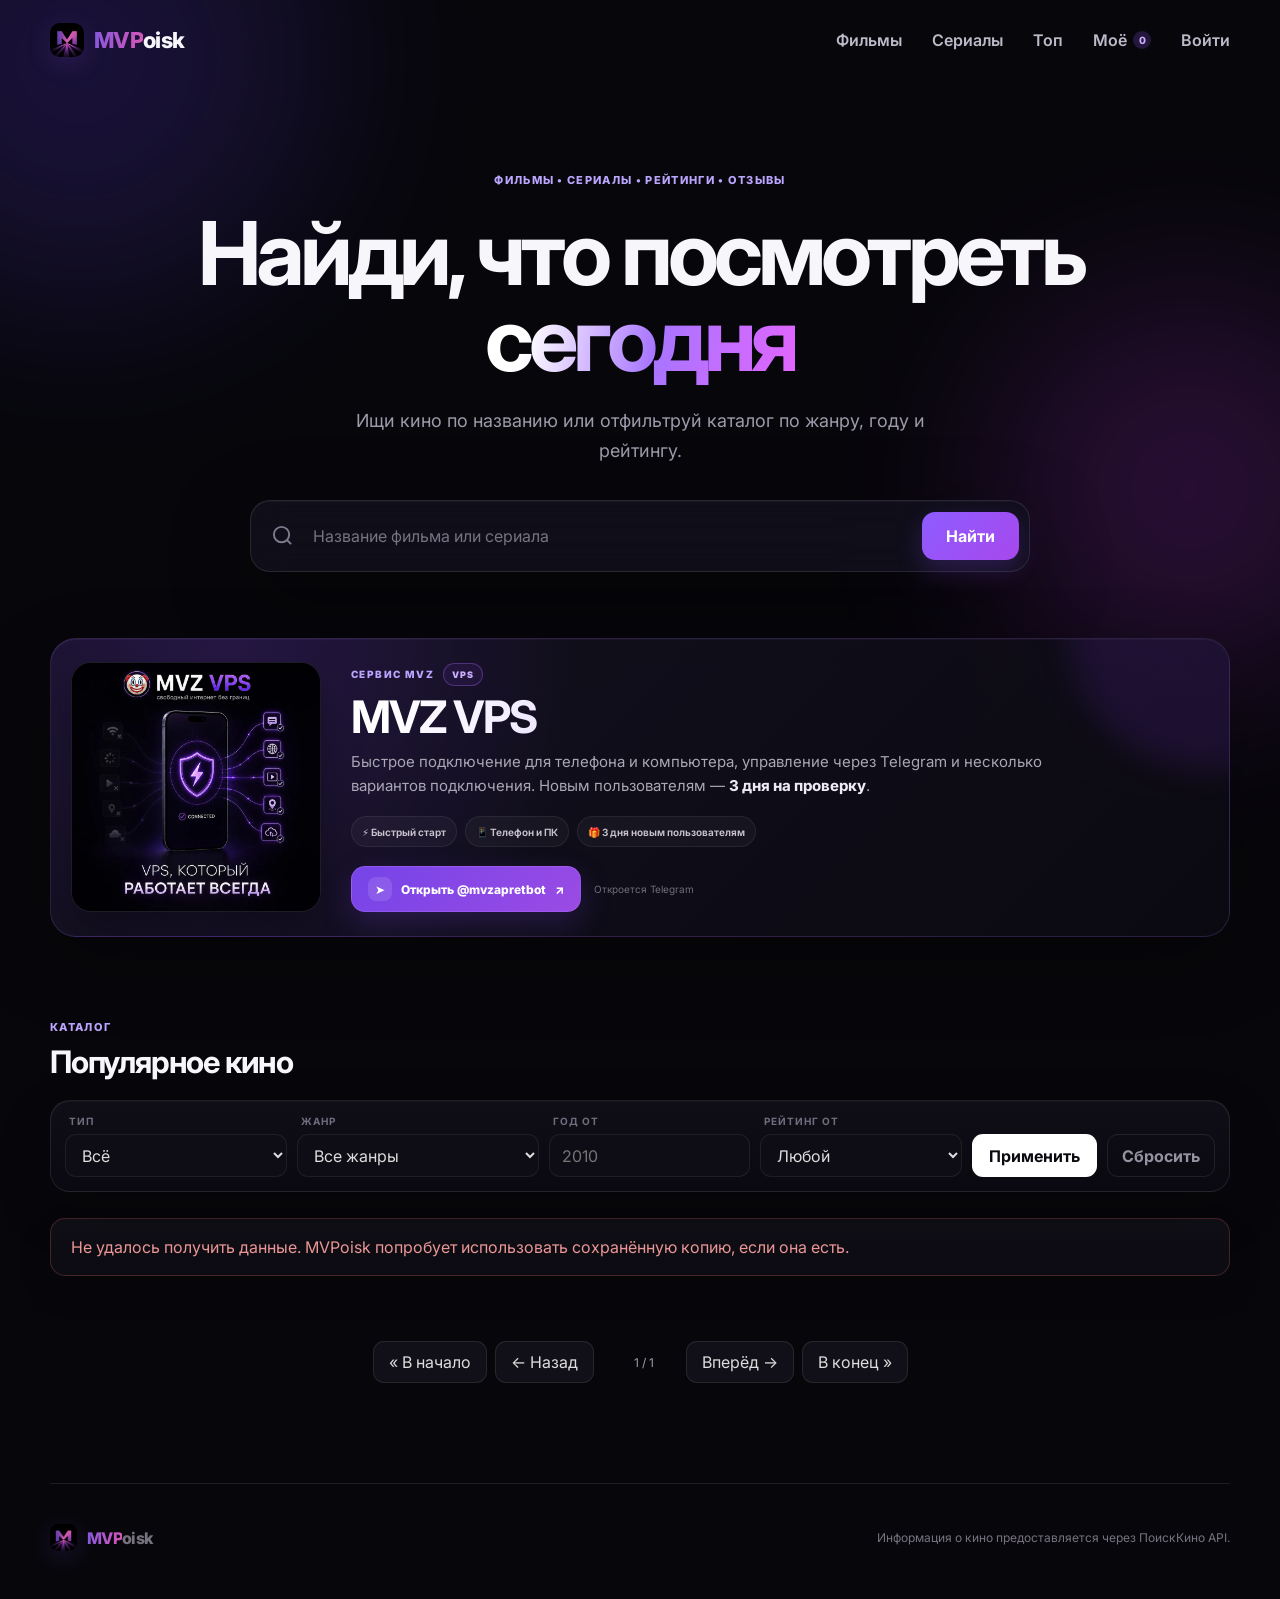
<file: index.html>
<!doctype html>
<html lang="ru">
<head>
  <meta charset="utf-8" />
  <meta name="viewport" content="width=device-width, initial-scale=1" />
  <script>
    (() => {
      const q = new URLSearchParams(location.search);
      if (q.get('tv') === '1' || /MVPoiskTV\/[\d.]+|Android TV|GoogleTV/i.test(navigator.userAgent || '')) {
        document.documentElement.classList.add('tv-mode');
      }
    })();
  </script>
  <meta name="theme-color" content="#07070b" />
  <meta name="apple-mobile-web-app-capable" content="yes" />
  <meta name="apple-mobile-web-app-status-bar-style" content="black-translucent" />
  <link rel="manifest" href="manifest.webmanifest" />
  <link rel="icon" type="image/png" sizes="32x32" href="icons/favicon-32.png" />
  <link rel="icon" type="image/png" sizes="16x16" href="icons/favicon-16.png" />
  <link rel="apple-touch-icon" sizes="180x180" href="icons/apple-touch-icon.png" />
  <meta name="apple-mobile-web-app-title" content="MVPoisk" />
  <meta name="description" content="MVPoisk — поиск фильмов и сериалов, рейтинги, отзывы и информация о кино." />
  <title>MVPoisk — фильмы и сериалы</title>
  <link rel="preconnect" href="https://mvpoisk.cizikvpn.workers.dev" crossorigin>
  <link rel="stylesheet" href="styles.css?v=47" />
</head>
<body>
  <div class="ambient ambient-one"></div>
  <div class="ambient ambient-two"></div>

  <header class="site-header">
    <a class="brand" href="./" aria-label="MVPoisk — на главную">
      <img class="brand-logo" src="icons/logo-mark-64.png" alt="" width="34" height="34" /><span class="brand-word"><span class="brand-mvp">MVP</span><span>oisk</span></span>
    </a>
    <nav class="nav">
      <a href="#discover">Фильмы</a>
      <button class="nav-link" type="button" data-quick-filter="series">Сериалы</button>
      <button class="nav-link" type="button" data-quick-filter="top">Топ</button>
      <a class="nav-saved" href="my.html">Моё <span class="nav-count" data-list-count hidden>0</span></a>
      <button class="nav-link nav-profile" type="button" data-profile-open>Профиль</button>
      <button class="nav-link nav-install" type="button" data-install-button hidden>Установить</button>
    </nav>
  </header>

  <main>
    <section class="hero">
      <div class="hero-badge">Фильмы • сериалы • рейтинги • отзывы</div>
      <h1>Найди, что посмотреть <span>сегодня</span></h1>
      <p>Ищи кино по названию или отфильтруй каталог по жанру, году и рейтингу.</p>

      <div class="search-area">
        <form class="search-shell" id="searchForm" autocomplete="off">
          <svg viewBox="0 0 24 24" aria-hidden="true"><path d="m21 21-4.35-4.35m2.35-5.65A8 8 0 1 1 3 11a8 8 0 0 1 16 0Z"/></svg>
          <input id="searchInput" type="search" inputmode="search" enterkeyhint="search" placeholder="Название фильма или сериала" aria-label="Поиск фильма" />
          <button type="submit">Найти</button>
        </form>
        <div class="suggestions" id="suggestions" hidden></div>
      </div>

    </section>

    <section class="continue-section" id="continueSection" hidden aria-labelledby="continueTitle">
      <div class="section-heading continue-heading">
        <div>
          <span class="eyebrow">Твоя история</span>
          <h2 id="continueTitle">Смотреть дальше</h2>
        </div>
        <a class="continue-all" href="my.html?tab=history">Вся история →</a>
      </div>
      <div class="continue-row" id="continueRow"></div>
    </section>

    <section class="mvz-promo" aria-labelledby="mvzPromoTitle">
      <div class="mvz-promo-card">
        <a class="mvz-promo-visual" href="https://t.me/mvzapretbot?start=mvpoisk" target="_blank" rel="noopener noreferrer" aria-label="Открыть MVZ VPS в Telegram">
          <img src="icons/mvz-vps-promo.webp" alt="MVZ VPS" loading="lazy" decoding="async" />
        </a>
        <div class="mvz-promo-copy">
          <div class="mvz-promo-topline">
            <span class="mvz-promo-label">Сервис MVZ</span>
            <span class="mvz-promo-mark">VPS</span>
          </div>
          <h2 id="mvzPromoTitle">MVZ VPS</h2>
          <p>Быстрое подключение для телефона и компьютера, управление через Telegram и несколько вариантов подключения. Новым пользователям — <strong>3 дня на проверку</strong>.</p>
          <div class="mvz-promo-points" aria-label="Преимущества MVZ VPS">
            <span>⚡ Быстрый старт</span>
            <span>📱 Телефон и ПК</span>
            <span>🎁 3 дня новым пользователям</span>
          </div>
          <div class="mvz-promo-actions">
            <a class="mvz-promo-button" href="https://t.me/mvzapretbot?start=mvpoisk" target="_blank" rel="noopener noreferrer">
              <span class="mvz-promo-telegram" aria-hidden="true">➤</span>
              <span>Открыть @mvzapretbot</span>
              <span aria-hidden="true">↗</span>
            </a>
            <span class="mvz-promo-note">Откроется Telegram</span>
          </div>
        </div>
      </div>
    </section>

    <section class="catalog" id="discover">
      <div class="section-heading">
        <div>
          <span class="eyebrow">Каталог</span>
          <h2 id="catalogTitle">Популярное кино</h2>
        </div>
        <span class="result-count" id="resultCount"></span>
      </div>

      <form class="filters" id="filterForm">
        <label>
          <span>Тип</span>
          <select id="typeFilter">
            <option value="all">Всё</option>
            <option value="movie">Фильмы</option>
            <option value="series">Сериалы</option>
          </select>
        </label>
        <label>
          <span>Жанр</span>
          <select id="genreFilter">
            <option value="">Все жанры</option>
            <option>драма</option>
            <option>комедия</option>
            <option>триллер</option>
            <option>боевик</option>
            <option>фантастика</option>
            <option>фэнтези</option>
            <option>криминал</option>
            <option>детектив</option>
            <option>ужасы</option>
            <option>мелодрама</option>
            <option>приключения</option>
            <option>мультфильм</option>
            <option>аниме</option>
          </select>
        </label>
        <label>
          <span>Год от</span>
          <input id="yearFilter" type="number" min="1890" max="2035" placeholder="2010" />
        </label>
        <label>
          <span>Рейтинг от</span>
          <select id="ratingFilter">
            <option value="">Любой</option>
            <option value="6">6+</option>
            <option value="7">7+</option>
            <option value="8">8+</option>
            <option value="9">9+</option>
          </select>
        </label>
        <button class="filter-submit" type="submit">Применить</button>
        <button class="filter-reset" type="button" id="resetFilters">Сбросить</button>
      </form>

      <div class="notice" id="statusNotice" hidden></div>
      <div class="movie-grid" id="movieGrid" aria-live="polite"></div>

      <div class="pagination" id="pagination" hidden aria-label="Навигация по страницам">
        <button type="button" id="firstPage" class="pagination-edge" title="Первая страница">« В начало</button>
        <button type="button" id="prevPage">← Назад</button>
        <div class="pagination-pages" id="paginationPages" aria-label="Номера страниц"></div>
        <span id="pageIndicator" class="page-indicator">1 / 1</span>
        <button type="button" id="nextPage">Вперёд →</button>
        <button type="button" id="lastPage" class="pagination-edge" title="Последняя страница">В конец »</button>
      </div>
    </section>
  </main>

  <footer>
    <a class="brand brand-small" href="./"><img class="brand-logo" src="icons/logo-mark-64.png" alt="" width="34" height="34" /><span class="brand-word"><span class="brand-mvp">MVP</span><span>oisk</span></span></a>
    <p>Информация о кино предоставляется через ПоискКино API.</p>
  </footer>

  <script type="module" src="js/tv.js?v=47"></script>
  <script type="module" src="js/common.js?v=47"></script>
  <script type="module" src="js/app.js?v=47"></script>
</body>
</html>
</file>
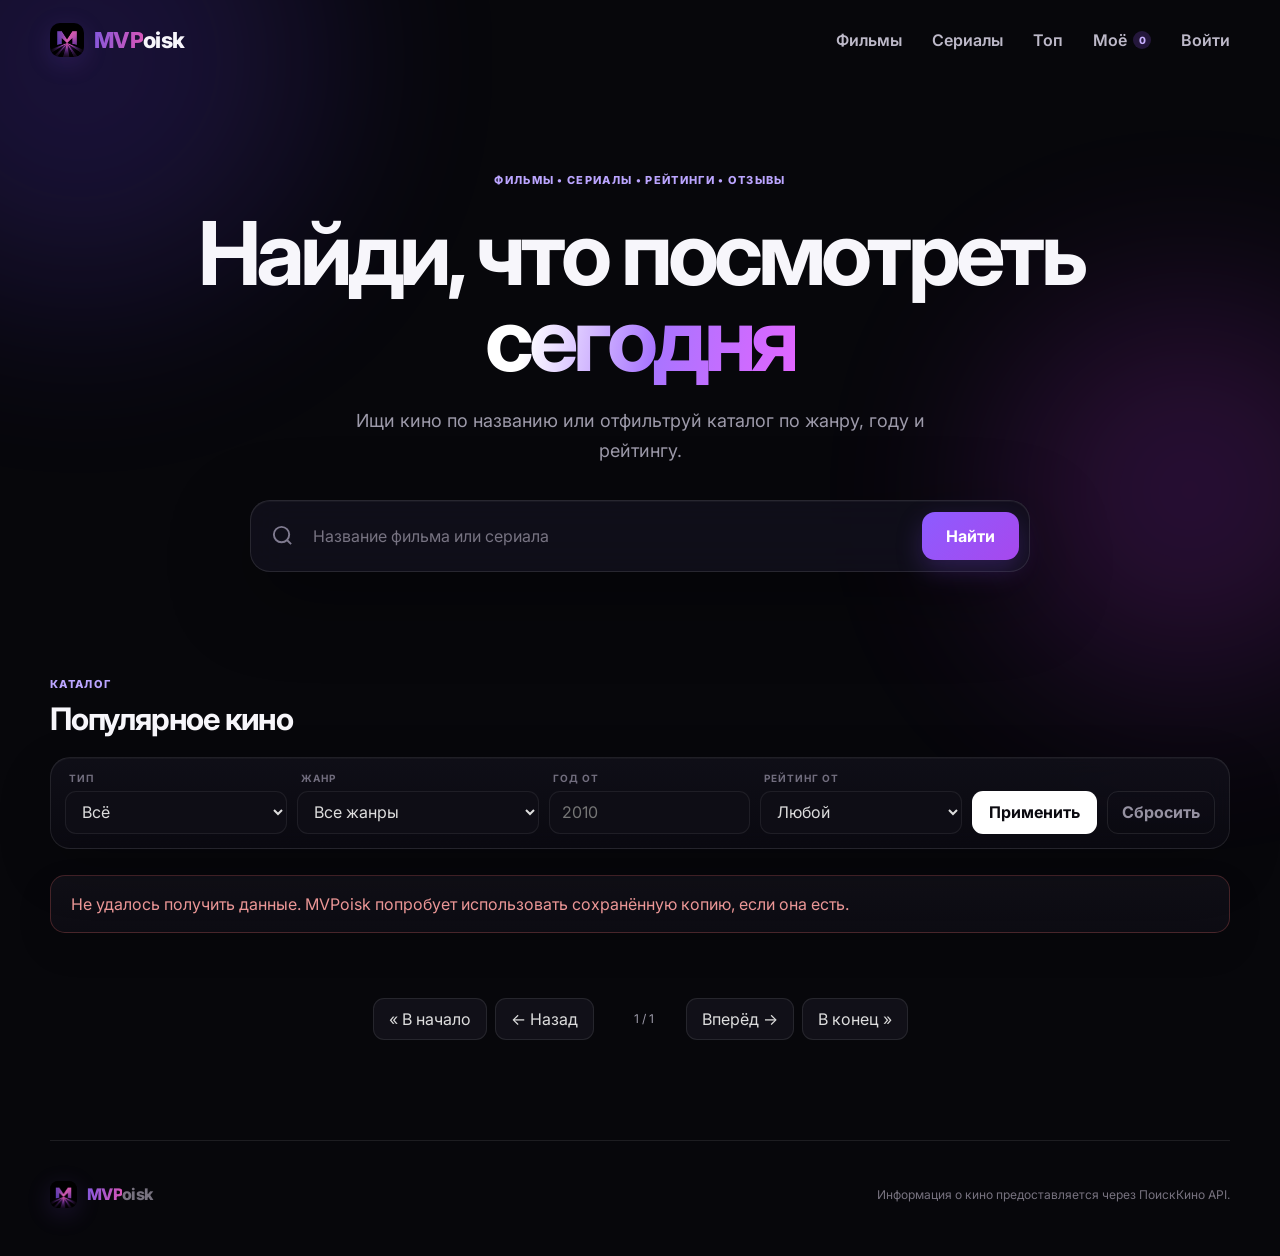
<file: mvpoisk-v43-work/index.html>
<!doctype html>
<html lang="ru">
<head>
  <meta charset="utf-8" />
  <meta name="viewport" content="width=device-width, initial-scale=1" />
  <script>
    (() => {
      const q = new URLSearchParams(location.search);
      if (q.get('tv') === '1' || /MVPoiskTV\/[\d.]+|Android TV|GoogleTV/i.test(navigator.userAgent || '')) {
        document.documentElement.classList.add('tv-mode');
      }
    })();
  </script>
  <meta name="theme-color" content="#07070b" />
  <meta name="apple-mobile-web-app-capable" content="yes" />
  <meta name="apple-mobile-web-app-status-bar-style" content="black-translucent" />
  <link rel="manifest" href="manifest.webmanifest" />
  <link rel="icon" type="image/png" sizes="32x32" href="icons/favicon-32.png" />
  <link rel="icon" type="image/png" sizes="16x16" href="icons/favicon-16.png" />
  <link rel="apple-touch-icon" sizes="180x180" href="icons/apple-touch-icon.png" />
  <meta name="apple-mobile-web-app-title" content="MVPoisk" />
  <meta name="description" content="MVPoisk — поиск фильмов и сериалов, рейтинги, отзывы и информация о кино." />
  <title>MVPoisk — фильмы и сериалы</title>
  <link rel="preconnect" href="https://mvpoisk.cizikvpn.workers.dev" crossorigin>
  <link rel="stylesheet" href="styles.css?v=43" />
</head>
<body>
  <div class="ambient ambient-one"></div>
  <div class="ambient ambient-two"></div>

  <header class="site-header">
    <a class="brand" href="./" aria-label="MVPoisk — на главную">
      <img class="brand-logo" src="icons/logo-mark-64.png" alt="" width="34" height="34" /><span class="brand-word"><span class="brand-mvp">MVP</span><span>oisk</span></span>
    </a>
    <nav class="nav">
      <a href="#discover">Фильмы</a>
      <button class="nav-link" type="button" data-quick-filter="series">Сериалы</button>
      <button class="nav-link" type="button" data-quick-filter="top">Топ</button>
      <a class="nav-saved" href="my.html">Моё <span class="nav-count" data-list-count hidden>0</span></a>
      <button class="nav-link nav-profile" type="button" data-profile-open>Профиль</button>
      <button class="nav-link nav-install" type="button" data-install-button hidden>Установить</button>
    </nav>
  </header>

  <main>
    <section class="hero">
      <div class="hero-badge">Фильмы • сериалы • рейтинги • отзывы</div>
      <h1>Найди, что посмотреть <span>сегодня</span></h1>
      <p>Ищи кино по названию или отфильтруй каталог по жанру, году и рейтингу.</p>

      <div class="search-area">
        <form class="search-shell" id="searchForm" autocomplete="off">
          <svg viewBox="0 0 24 24" aria-hidden="true"><path d="m21 21-4.35-4.35m2.35-5.65A8 8 0 1 1 3 11a8 8 0 0 1 16 0Z"/></svg>
          <input id="searchInput" type="search" inputmode="search" enterkeyhint="search" placeholder="Название фильма или сериала" aria-label="Поиск фильма" />
          <button type="submit">Найти</button>
        </form>
        <div class="suggestions" id="suggestions" hidden></div>
      </div>

    </section>

    <section class="continue-section" id="continueSection" hidden aria-labelledby="continueTitle">
      <div class="section-heading continue-heading">
        <div>
          <span class="eyebrow">Твоя история</span>
          <h2 id="continueTitle">Смотреть дальше</h2>
        </div>
        <a class="continue-all" href="my.html?tab=history">Вся история →</a>
      </div>
      <div class="continue-row" id="continueRow"></div>
    </section>

    <section class="catalog" id="discover">
      <div class="section-heading">
        <div>
          <span class="eyebrow">Каталог</span>
          <h2 id="catalogTitle">Популярное кино</h2>
        </div>
        <span class="result-count" id="resultCount"></span>
      </div>

      <form class="filters" id="filterForm">
        <label>
          <span>Тип</span>
          <select id="typeFilter">
            <option value="all">Всё</option>
            <option value="movie">Фильмы</option>
            <option value="series">Сериалы</option>
          </select>
        </label>
        <label>
          <span>Жанр</span>
          <select id="genreFilter">
            <option value="">Все жанры</option>
            <option>драма</option>
            <option>комедия</option>
            <option>триллер</option>
            <option>боевик</option>
            <option>фантастика</option>
            <option>фэнтези</option>
            <option>криминал</option>
            <option>детектив</option>
            <option>ужасы</option>
            <option>мелодрама</option>
            <option>приключения</option>
            <option>мультфильм</option>
            <option>аниме</option>
          </select>
        </label>
        <label>
          <span>Год от</span>
          <input id="yearFilter" type="number" min="1890" max="2035" placeholder="2010" />
        </label>
        <label>
          <span>Рейтинг от</span>
          <select id="ratingFilter">
            <option value="">Любой</option>
            <option value="6">6+</option>
            <option value="7">7+</option>
            <option value="8">8+</option>
            <option value="9">9+</option>
          </select>
        </label>
        <button class="filter-submit" type="submit">Применить</button>
        <button class="filter-reset" type="button" id="resetFilters">Сбросить</button>
      </form>

      <div class="notice" id="statusNotice" hidden></div>
      <div class="movie-grid" id="movieGrid" aria-live="polite"></div>

      <div class="pagination" id="pagination" hidden aria-label="Навигация по страницам">
        <button type="button" id="firstPage" class="pagination-edge" title="Первая страница">« В начало</button>
        <button type="button" id="prevPage">← Назад</button>
        <div class="pagination-pages" id="paginationPages" aria-label="Номера страниц"></div>
        <span id="pageIndicator" class="page-indicator">1 / 1</span>
        <button type="button" id="nextPage">Вперёд →</button>
        <button type="button" id="lastPage" class="pagination-edge" title="Последняя страница">В конец »</button>
      </div>
    </section>
  </main>

  <footer>
    <a class="brand brand-small" href="./"><img class="brand-logo" src="icons/logo-mark-64.png" alt="" width="34" height="34" /><span class="brand-word"><span class="brand-mvp">MVP</span><span>oisk</span></span></a>
    <p>Информация о кино предоставляется через ПоискКино API.</p>
  </footer>

  <script type="module" src="js/tv.js?v=43"></script>
  <script type="module" src="js/common.js?v=43"></script>
  <script type="module" src="js/app.js?v=43"></script>
</body>
</html>
</file>
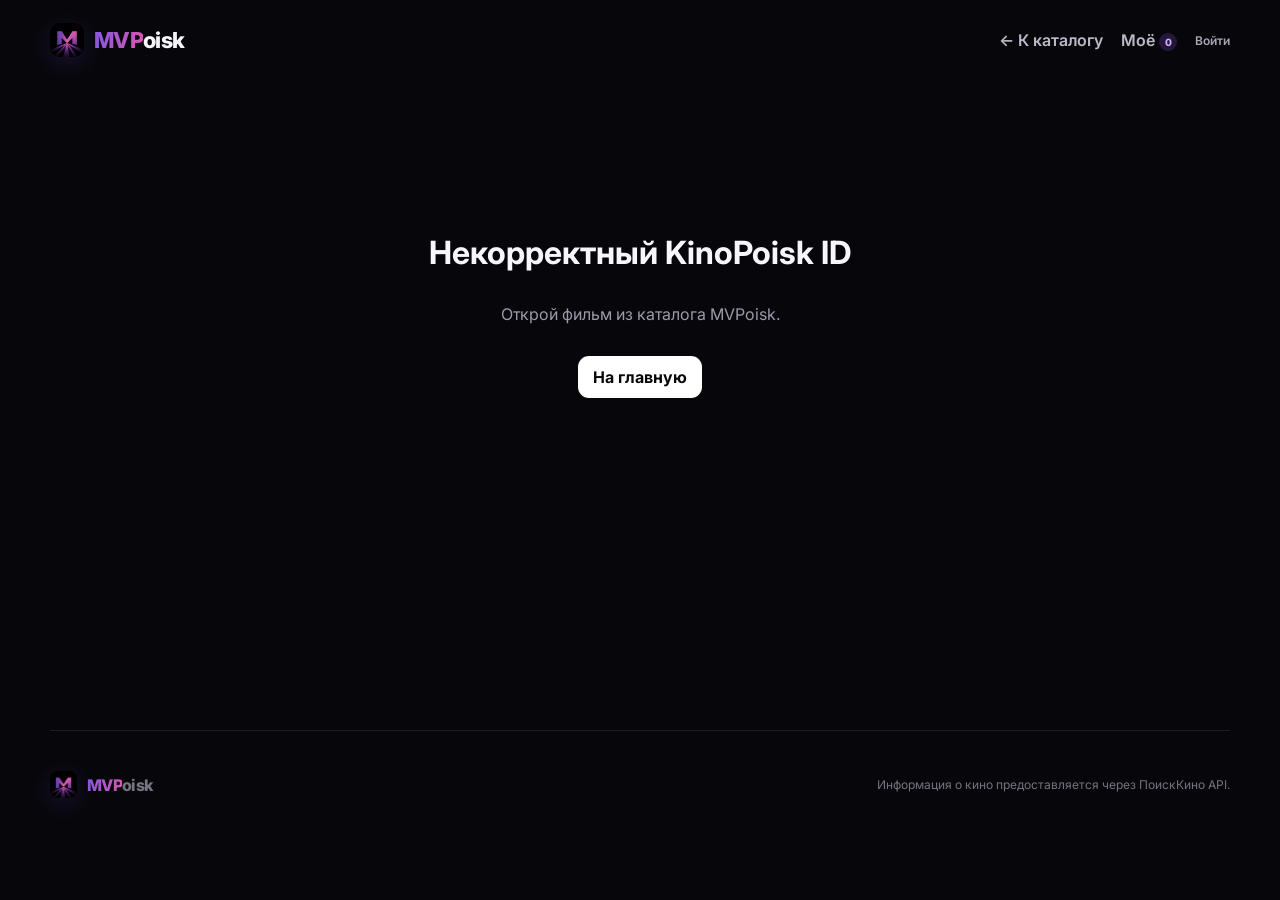
<file: movie.html>
<!doctype html>
<html lang="ru">
<head>
  <meta charset="utf-8" />
  <meta name="viewport" content="width=device-width, initial-scale=1" />
  <script>
    (() => {
      const q = new URLSearchParams(location.search);
      if (q.get('tv') === '1' || /MVPoiskTV\/[\d.]+|Android TV|GoogleTV/i.test(navigator.userAgent || '')) {
        document.documentElement.classList.add('tv-mode');
      }
    })();
  </script>
  <meta name="theme-color" content="#07070b" />
  <meta name="apple-mobile-web-app-capable" content="yes" />
  <meta name="apple-mobile-web-app-status-bar-style" content="black-translucent" />
  <link rel="manifest" href="manifest.webmanifest" />
  <link rel="icon" type="image/png" sizes="32x32" href="icons/favicon-32.png" />
  <link rel="icon" type="image/png" sizes="16x16" href="icons/favicon-16.png" />
  <link rel="apple-touch-icon" sizes="180x180" href="icons/apple-touch-icon.png" />
  <meta name="apple-mobile-web-app-title" content="MVPoisk" />
  <title>Фильм — MVPoisk</title>
  <link rel="stylesheet" href="styles.css?v=47" />
</head>
<body class="movie-page">
  <header class="site-header movie-header">
    <a class="brand" href="./" aria-label="MVPoisk — на главную"><img class="brand-logo" src="icons/logo-mark-64.png" alt="" width="34" height="34" /><span class="brand-word"><span class="brand-mvp">MVP</span><span>oisk</span></span></a>
    <div class="movie-header-tools">
      <a class="back-link" href="./">← К каталогу</a>
      <a class="back-link" href="my.html">Моё <span class="nav-count" data-list-count hidden>0</span></a>
      <button class="nav-link nav-profile" type="button" data-profile-open>Профиль</button>
      <button class="nav-link nav-install" type="button" data-install-button hidden>Установить</button>
    </div>
  </header>

  <main id="movieRoot">
    <div class="movie-loader" id="movieLoader">
      <div class="spinner"></div>
      <span>Загружаем фильм…</span>
    </div>
  </main>

  <footer>
    <a class="brand brand-small" href="./"><img class="brand-logo" src="icons/logo-mark-64.png" alt="" width="34" height="34" /><span class="brand-word"><span class="brand-mvp">MVP</span><span>oisk</span></span></a>
    <p>Информация о кино предоставляется через ПоискКино API.</p>
  </footer>

  <script type="module" src="js/tv.js?v=47"></script>
  <script type="module" src="js/common.js?v=47"></script>
  <script type="module" src="js/movie.js?v=47"></script>
</body>
</html>
</file>
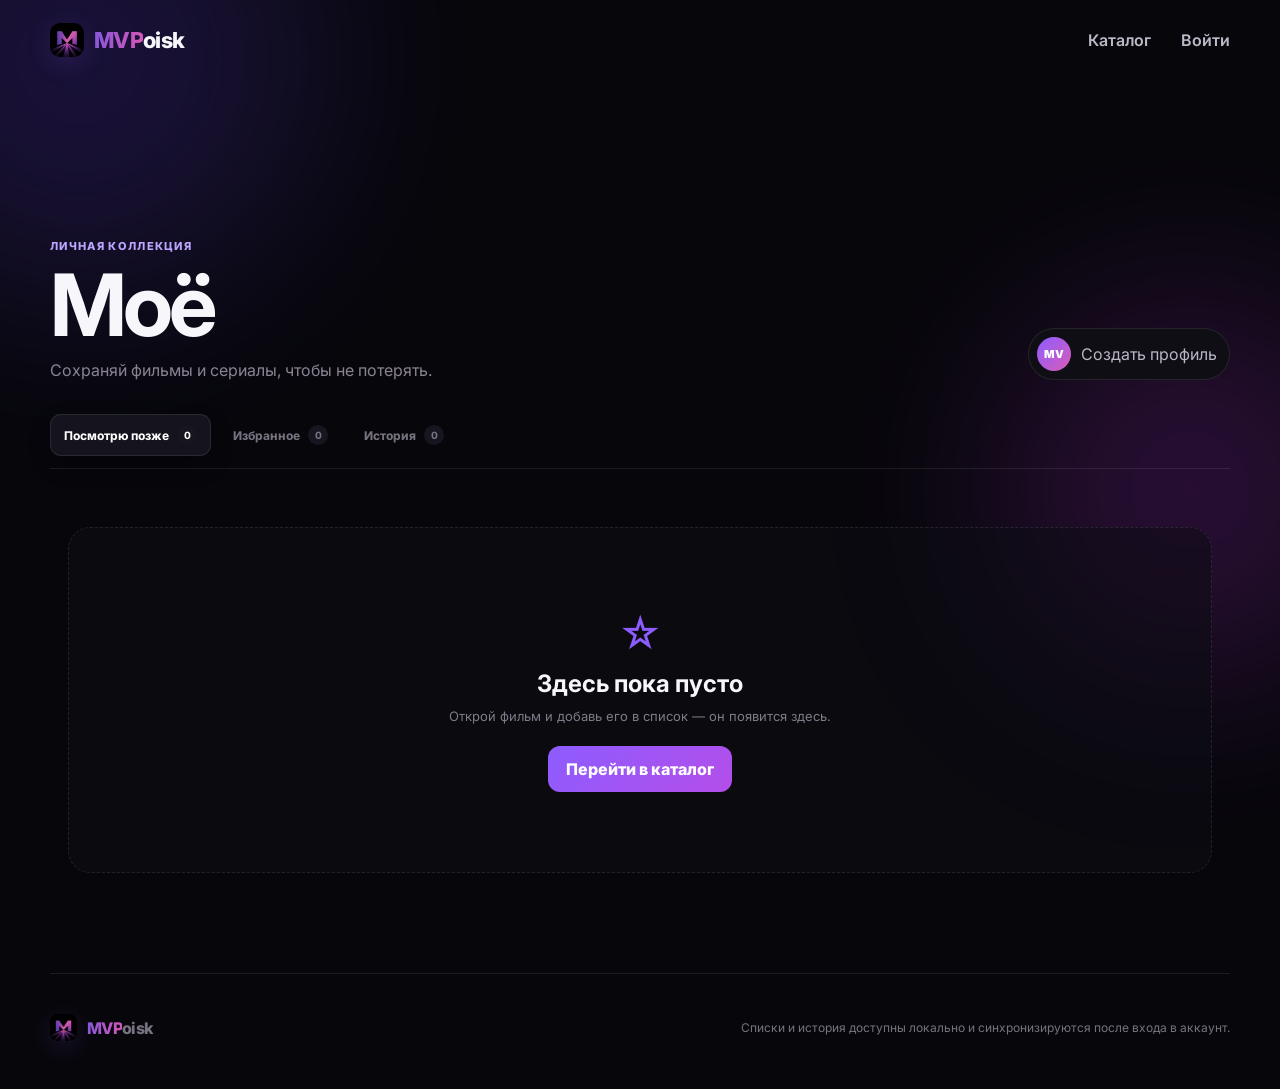
<file: my.html>
<!doctype html>
<html lang="ru">
<head>
  <meta charset="utf-8" />
  <meta name="viewport" content="width=device-width, initial-scale=1" />
  <script>
    (() => {
      const q = new URLSearchParams(location.search);
      if (q.get('tv') === '1' || /MVPoiskTV\/[\d.]+|Android TV|GoogleTV/i.test(navigator.userAgent || '')) {
        document.documentElement.classList.add('tv-mode');
      }
    })();
  </script>
  <meta name="theme-color" content="#07070b" />
  <meta name="description" content="Сохранённые фильмы и сериалы MVPoisk." />
  <meta name="apple-mobile-web-app-capable" content="yes" />
  <meta name="apple-mobile-web-app-status-bar-style" content="black-translucent" />
  <link rel="manifest" href="manifest.webmanifest" />
  <link rel="icon" type="image/png" sizes="32x32" href="icons/favicon-32.png" />
  <link rel="icon" type="image/png" sizes="16x16" href="icons/favicon-16.png" />
  <link rel="apple-touch-icon" sizes="180x180" href="icons/apple-touch-icon.png" />
  <meta name="apple-mobile-web-app-title" content="MVPoisk" />
  <title>Моё — MVPoisk</title>
  <link rel="stylesheet" href="styles.css?v=47" />
</head>
<body>
  <div class="ambient ambient-one"></div><div class="ambient ambient-two"></div>
  <header class="site-header">
    <a class="brand" href="./" aria-label="MVPoisk — на главную"><img class="brand-logo" src="icons/logo-mark-64.png" alt="" width="34" height="34" /><span class="brand-word"><span class="brand-mvp">MVP</span><span>oisk</span></span></a>
    <nav class="nav">
      <a href="./">Каталог</a>
      <button class="nav-link nav-profile" type="button" data-profile-open>Профиль</button>
      <button class="nav-link nav-install" type="button" data-install-button hidden>Установить</button>
    </nav>
  </header>
  <main class="library-page">
    <section class="library-hero">
      <span class="eyebrow">Личная коллекция</span>
      <div class="library-title-row"><div><h1>Моё</h1><p id="librarySubtitle">Сохраняй фильмы и сериалы, чтобы не потерять.</p></div><button class="profile-pill" type="button" data-profile-open><span class="profile-avatar" id="profileAvatar">MV</span><span id="profileLabel">Локальный профиль</span></button></div>
      <div class="library-tabs" role="tablist">
        <button class="library-tab active" type="button" role="tab" aria-selected="true" data-library-tab="watchLater">Посмотрю позже <span id="laterCount">0</span></button>
        <button class="library-tab" type="button" role="tab" aria-selected="false" data-library-tab="favorites">Избранное <span id="favoriteCount">0</span></button>
        <button class="library-tab" type="button" role="tab" aria-selected="false" data-library-tab="history">История <span id="historyCount">0</span></button>
      </div>
    </section>
    <section class="catalog library-content">
      <div class="movie-grid saved-grid" id="savedGrid"></div>
      <div class="library-empty" id="libraryEmpty" hidden><div class="empty-icon">☆</div><h2>Здесь пока пусто</h2><p>Открой фильм и добавь его в список — он появится здесь.</p><a class="primary-action" href="./">Перейти в каталог</a></div>
    </section>
  </main>
  <footer><a class="brand brand-small" href="./"><img class="brand-logo" src="icons/logo-mark-64.png" alt="" width="34" height="34" /><span class="brand-word"><span class="brand-mvp">MVP</span><span>oisk</span></span></a><p>Списки и история доступны локально и синхронизируются после входа в аккаунт.</p></footer>
  <script type="module" src="js/tv.js?v=47"></script>
  <script type="module" src="js/common.js?v=47"></script>
  <script type="module" src="js/my.js?v=47"></script>
</body>
</html>
</file>
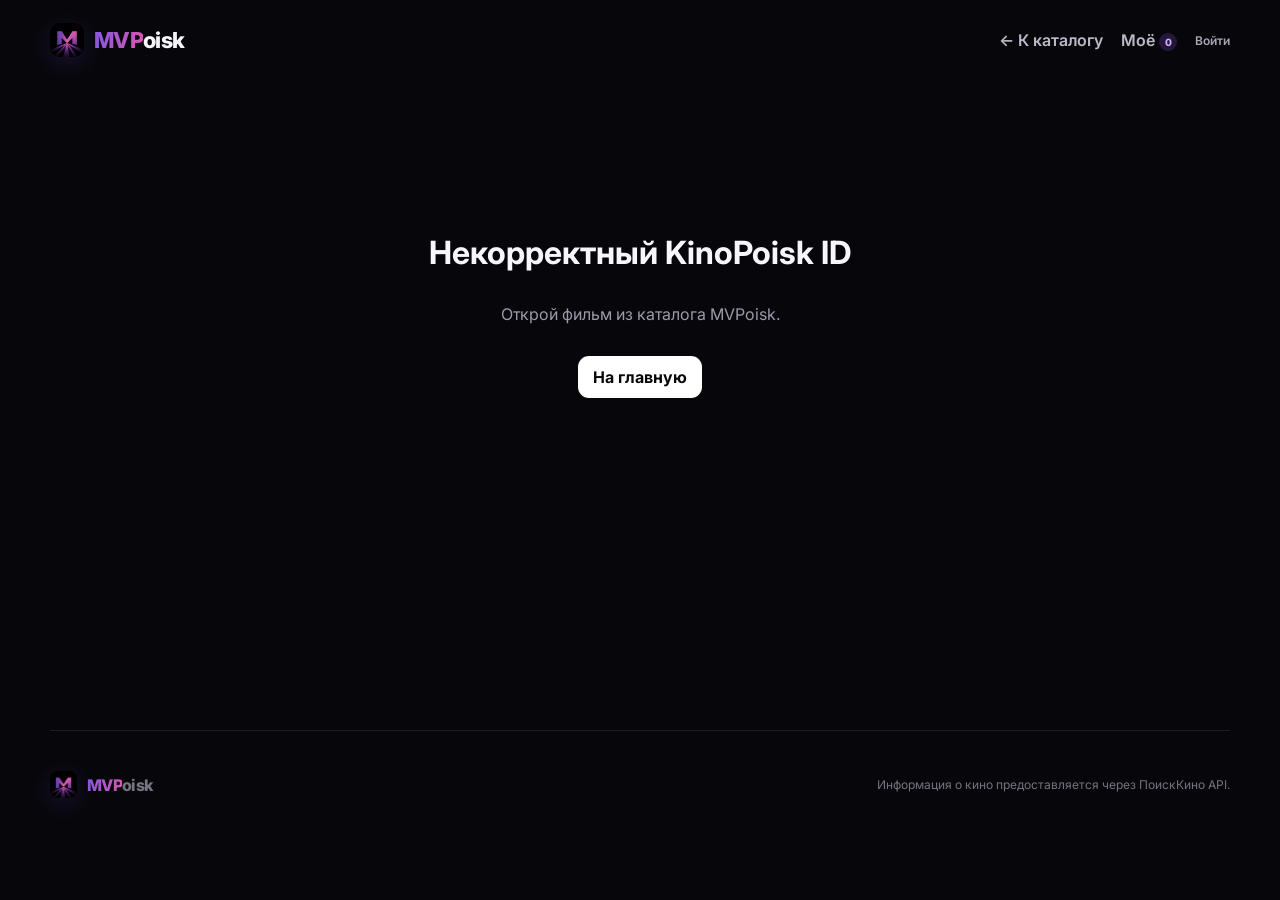
<file: mvpoisk-v43-work/movie.html>
<!doctype html>
<html lang="ru">
<head>
  <meta charset="utf-8" />
  <meta name="viewport" content="width=device-width, initial-scale=1" />
  <script>
    (() => {
      const q = new URLSearchParams(location.search);
      if (q.get('tv') === '1' || /MVPoiskTV\/[\d.]+|Android TV|GoogleTV/i.test(navigator.userAgent || '')) {
        document.documentElement.classList.add('tv-mode');
      }
    })();
  </script>
  <meta name="theme-color" content="#07070b" />
  <meta name="apple-mobile-web-app-capable" content="yes" />
  <meta name="apple-mobile-web-app-status-bar-style" content="black-translucent" />
  <link rel="manifest" href="manifest.webmanifest" />
  <link rel="icon" type="image/png" sizes="32x32" href="icons/favicon-32.png" />
  <link rel="icon" type="image/png" sizes="16x16" href="icons/favicon-16.png" />
  <link rel="apple-touch-icon" sizes="180x180" href="icons/apple-touch-icon.png" />
  <meta name="apple-mobile-web-app-title" content="MVPoisk" />
  <title>Фильм — MVPoisk</title>
  <link rel="stylesheet" href="styles.css?v=43" />
</head>
<body class="movie-page">
  <header class="site-header movie-header">
    <a class="brand" href="./" aria-label="MVPoisk — на главную"><img class="brand-logo" src="icons/logo-mark-64.png" alt="" width="34" height="34" /><span class="brand-word"><span class="brand-mvp">MVP</span><span>oisk</span></span></a>
    <div class="movie-header-tools">
      <a class="back-link" href="./">← К каталогу</a>
      <a class="back-link" href="my.html">Моё <span class="nav-count" data-list-count hidden>0</span></a>
      <button class="nav-link nav-profile" type="button" data-profile-open>Профиль</button>
      <button class="nav-link nav-install" type="button" data-install-button hidden>Установить</button>
    </div>
  </header>

  <main id="movieRoot">
    <div class="movie-loader" id="movieLoader">
      <div class="spinner"></div>
      <span>Загружаем фильм…</span>
    </div>
  </main>

  <footer>
    <a class="brand brand-small" href="./"><img class="brand-logo" src="icons/logo-mark-64.png" alt="" width="34" height="34" /><span class="brand-word"><span class="brand-mvp">MVP</span><span>oisk</span></span></a>
    <p>Информация о кино предоставляется через ПоискКино API.</p>
  </footer>

  <script type="module" src="js/tv.js?v=43"></script>
  <script type="module" src="js/common.js?v=43"></script>
  <script type="module" src="js/movie.js?v=43"></script>
</body>
</html>
</file>
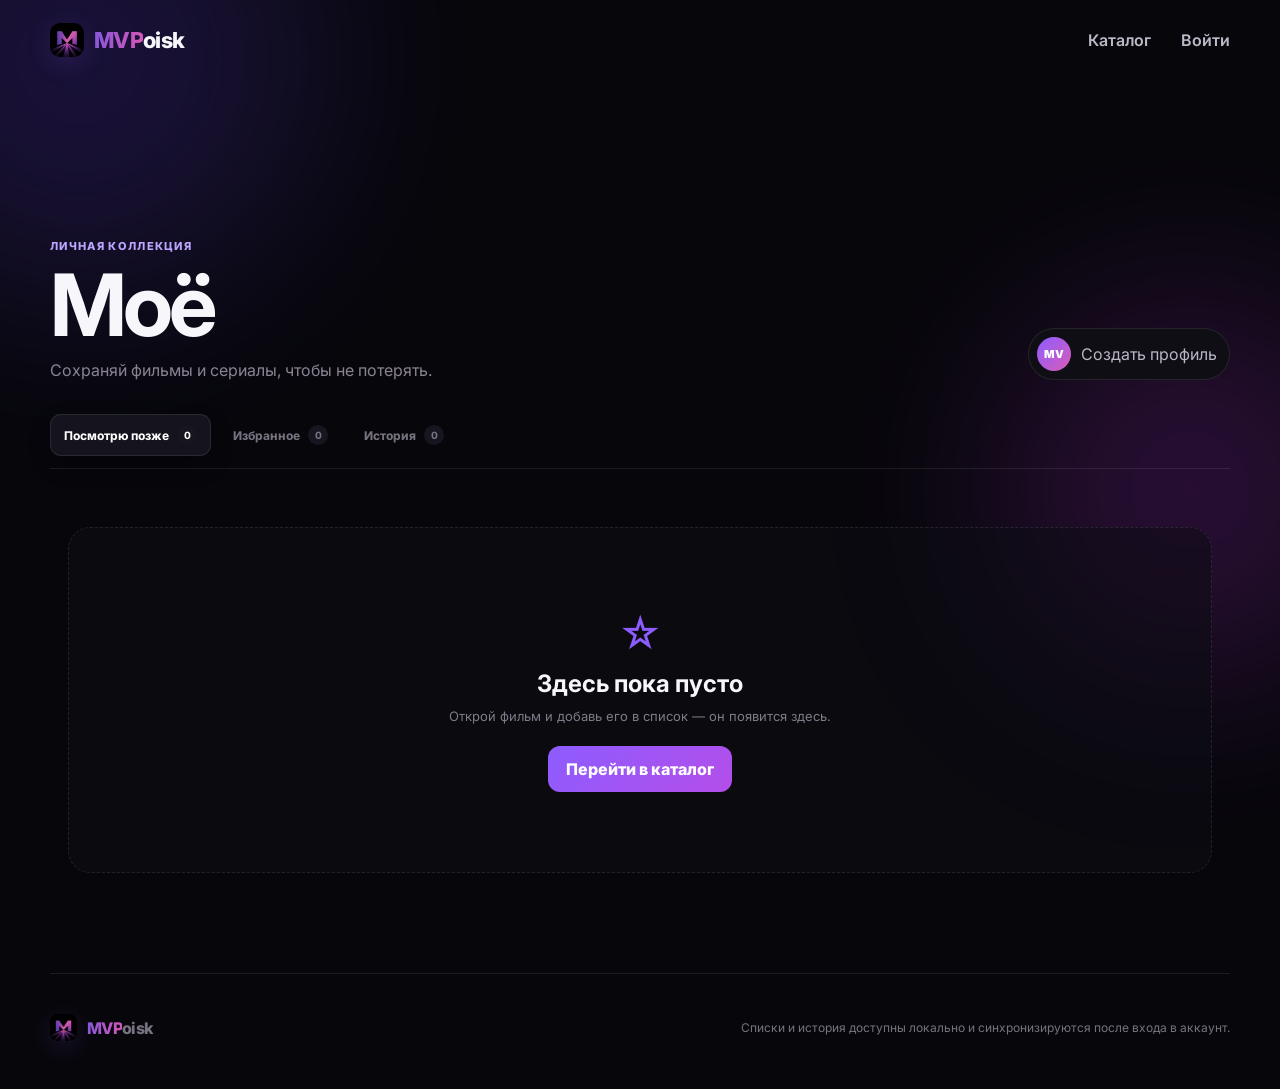
<file: mvpoisk-v43-work/my.html>
<!doctype html>
<html lang="ru">
<head>
  <meta charset="utf-8" />
  <meta name="viewport" content="width=device-width, initial-scale=1" />
  <script>
    (() => {
      const q = new URLSearchParams(location.search);
      if (q.get('tv') === '1' || /MVPoiskTV\/[\d.]+|Android TV|GoogleTV/i.test(navigator.userAgent || '')) {
        document.documentElement.classList.add('tv-mode');
      }
    })();
  </script>
  <meta name="theme-color" content="#07070b" />
  <meta name="description" content="Сохранённые фильмы и сериалы MVPoisk." />
  <meta name="apple-mobile-web-app-capable" content="yes" />
  <meta name="apple-mobile-web-app-status-bar-style" content="black-translucent" />
  <link rel="manifest" href="manifest.webmanifest" />
  <link rel="icon" type="image/png" sizes="32x32" href="icons/favicon-32.png" />
  <link rel="icon" type="image/png" sizes="16x16" href="icons/favicon-16.png" />
  <link rel="apple-touch-icon" sizes="180x180" href="icons/apple-touch-icon.png" />
  <meta name="apple-mobile-web-app-title" content="MVPoisk" />
  <title>Моё — MVPoisk</title>
  <link rel="stylesheet" href="styles.css?v=43" />
</head>
<body>
  <div class="ambient ambient-one"></div><div class="ambient ambient-two"></div>
  <header class="site-header">
    <a class="brand" href="./" aria-label="MVPoisk — на главную"><img class="brand-logo" src="icons/logo-mark-64.png" alt="" width="34" height="34" /><span class="brand-word"><span class="brand-mvp">MVP</span><span>oisk</span></span></a>
    <nav class="nav">
      <a href="./">Каталог</a>
      <button class="nav-link nav-profile" type="button" data-profile-open>Профиль</button>
      <button class="nav-link nav-install" type="button" data-install-button hidden>Установить</button>
    </nav>
  </header>
  <main class="library-page">
    <section class="library-hero">
      <span class="eyebrow">Личная коллекция</span>
      <div class="library-title-row"><div><h1>Моё</h1><p id="librarySubtitle">Сохраняй фильмы и сериалы, чтобы не потерять.</p></div><button class="profile-pill" type="button" data-profile-open><span class="profile-avatar" id="profileAvatar">MV</span><span id="profileLabel">Локальный профиль</span></button></div>
      <div class="library-tabs" role="tablist">
        <button class="library-tab active" type="button" role="tab" aria-selected="true" data-library-tab="watchLater">Посмотрю позже <span id="laterCount">0</span></button>
        <button class="library-tab" type="button" role="tab" aria-selected="false" data-library-tab="favorites">Избранное <span id="favoriteCount">0</span></button>
        <button class="library-tab" type="button" role="tab" aria-selected="false" data-library-tab="history">История <span id="historyCount">0</span></button>
      </div>
    </section>
    <section class="catalog library-content">
      <div class="movie-grid saved-grid" id="savedGrid"></div>
      <div class="library-empty" id="libraryEmpty" hidden><div class="empty-icon">☆</div><h2>Здесь пока пусто</h2><p>Открой фильм и добавь его в список — он появится здесь.</p><a class="primary-action" href="./">Перейти в каталог</a></div>
    </section>
  </main>
  <footer><a class="brand brand-small" href="./"><img class="brand-logo" src="icons/logo-mark-64.png" alt="" width="34" height="34" /><span class="brand-word"><span class="brand-mvp">MVP</span><span>oisk</span></span></a><p>Списки и история доступны локально и синхронизируются после входа в аккаунт.</p></footer>
  <script type="module" src="js/tv.js?v=43"></script>
  <script type="module" src="js/common.js?v=43"></script>
  <script type="module" src="js/my.js?v=43"></script>
</body>
</html>
</file>
<file: styles.css>
@import url('https://fonts.googleapis.com/css2?family=Inter:wght@400;500;600;700;800&display=swap');

:root {
  --bg: #07070b;
  --surface: rgba(18, 18, 28, .72);
  --surface-strong: #111119;
  --line: rgba(255,255,255,.09);
  --text: #f7f6fb;
  --muted: #9d9aaa;
  --accent: #8d5cff;
  --accent-2: #d650ff;
  --green: #43d17a;
  --yellow: #e4b64d;
  --red: #ef6868;
  --radius: 22px;
  --shadow: 0 22px 70px rgba(0,0,0,.34);
}
*{box-sizing:border-box} html{scroll-behavior:smooth} body{margin:0;background:var(--bg);color:var(--text);font-family:Inter,system-ui,sans-serif;min-height:100vh;overflow-x:hidden} button,input,select{font:inherit} a{color:inherit;text-decoration:none} button{cursor:pointer}.ambient{position:fixed;border-radius:50%;filter:blur(100px);opacity:.18;pointer-events:none;z-index:-1}.ambient-one{width:480px;height:480px;background:#7046ff;top:-180px;left:-160px}.ambient-two{width:380px;height:380px;background:#cf37ff;right:-100px;top:300px}.site-header{width:min(1180px,calc(100% - 36px));height:80px;margin:0 auto;display:flex;align-items:center;justify-content:space-between;position:relative;z-index:30}.brand{display:flex;align-items:center;gap:10px;font-size:22px;font-weight:800;letter-spacing:-.7px}.brand-logo{display:block;width:34px;height:34px;border-radius:10px;object-fit:cover;box-shadow:0 6px 24px rgba(126,75,220,.18)}.brand-word{display:inline-flex;align-items:baseline}.brand-mvp{background:linear-gradient(100deg,#8358dc,#d956b7);-webkit-background-clip:text;background-clip:text;color:transparent}.brand-small .brand-logo{width:27px;height:27px;border-radius:8px}.brand-small .brand-word{font-size:16px}.error-brand{margin-bottom:8px}.error-brand .brand-logo{width:52px;height:52px;border-radius:14px}.page-error-action{padding:11px 15px;background:#fff;color:#08080b;border-radius:11px;font-weight:700}.nav{display:flex;gap:30px;align-items:center}.nav a,.nav-link,.back-link{border:0;background:none;color:#bdb9c9;font-weight:600;padding:8px 0}.nav a:hover,.nav-link:hover,.back-link:hover{color:#fff}.hero{width:min(960px,calc(100% - 36px));margin:88px auto 100px;text-align:center}.hero-badge,.eyebrow{display:inline-flex;color:#bba5ff;text-transform:uppercase;letter-spacing:.12em;font-size:11px;font-weight:800}.hero h1{font-size:clamp(46px,8vw,88px);line-height:.98;letter-spacing:-5px;margin:22px auto 24px;max-width:900px}.hero h1 span{background:linear-gradient(100deg,#fff 15%,#a875ff 55%,#e265ff);-webkit-background-clip:text;background-clip:text;color:transparent}.hero>p{color:var(--muted);font-size:18px;max-width:620px;margin:0 auto 34px;line-height:1.65}.search-shell{position:relative;display:grid;grid-template-columns:26px 1fr auto;align-items:center;gap:14px;padding:10px 10px 10px 20px;background:rgba(18,17,29,.82);border:1px solid rgba(255,255,255,.1);border-radius:20px;box-shadow:0 24px 80px rgba(0,0,0,.36),inset 0 1px 0 rgba(255,255,255,.04);backdrop-filter:blur(18px);max-width:780px;margin:0 auto;text-align:left}.search-shell svg{width:23px;fill:none;stroke:#7f7a8f;stroke-width:2}.search-shell input{height:50px;border:0;outline:0;background:transparent;color:#fff;font-size:16px;min-width:0}.search-shell input::placeholder{color:#777382}.search-shell>button{height:48px;padding:0 24px;border:0;border-radius:13px;background:linear-gradient(135deg,var(--accent),#a748ed);color:white;font-weight:700;box-shadow:0 10px 26px rgba(130,71,240,.25)}.suggestions{position:absolute;left:0;right:0;top:calc(100% + 10px);padding:8px;background:#111018;border:1px solid var(--line);border-radius:18px;box-shadow:var(--shadow);z-index:50;max-height:430px;overflow:auto}.suggestion-row{display:flex;align-items:center;gap:12px;padding:9px;border-radius:12px}.suggestion-row:hover{background:rgba(255,255,255,.06)}.suggestion-row img,.suggestion-fallback{width:42px;height:58px;object-fit:cover;border-radius:8px;background:#1c1928;display:grid;place-items:center;font-weight:800;font-size:11px}.suggestion-row span:last-child{display:flex;flex-direction:column;gap:5px;min-width:0}.suggestion-row strong{font-size:13px;white-space:nowrap;overflow:hidden;text-overflow:ellipsis}.suggestion-row small{font-size:11px;color:var(--muted)}.hero-chips{display:flex;justify-content:center;gap:8px;flex-wrap:wrap;margin-top:18px}.hero-chips button{background:rgba(255,255,255,.035);border:1px solid var(--line);color:#aaa6b4;border-radius:999px;padding:8px 13px;font-size:12px}.hero-chips button:hover{color:#fff;border-color:rgba(141,92,255,.38)}.catalog,.movie-content{width:min(1180px,calc(100% - 36px));margin:0 auto}.section-heading{display:flex;align-items:flex-end;justify-content:space-between;gap:20px;margin-bottom:24px}.section-heading h2{font-size:30px;letter-spacing:-1.5px;margin:8px 0 0}.result-count{font-size:12px;color:var(--muted)}.filters{display:grid;grid-template-columns:1.1fr 1.2fr 1fr 1fr auto auto;gap:10px;padding:14px;background:rgba(18,17,27,.6);border:1px solid var(--line);border-radius:20px;margin-bottom:26px;backdrop-filter:blur(12px)}.filters label{display:flex;flex-direction:column;gap:7px}.filters label span{font-size:10px;text-transform:uppercase;letter-spacing:.1em;color:#716d7e;font-weight:700;padding-left:4px}.filters select,.filters input{height:43px;border:1px solid rgba(255,255,255,.07);border-radius:11px;background:#0e0d15;color:#ddd;padding:0 12px;outline:0}.filter-submit,.filter-reset{align-self:end;height:43px;border-radius:11px;font-weight:700}.filter-submit{border:0;background:#fff;color:#0b0a10;padding:0 17px}.filter-reset{border:1px solid var(--line);background:transparent;color:#9692a2;padding:0 14px}.movie-grid{display:grid;grid-template-columns:repeat(5,minmax(0,1fr));gap:30px 16px}.movie-card{display:block;min-width:0;transition:transform .2s ease}.movie-card:hover{transform:translateY(-5px)}.poster-wrap{position:relative;aspect-ratio:2/3;border-radius:18px;overflow:hidden;background:#12111a;border:1px solid rgba(255,255,255,.06);box-shadow:0 16px 40px rgba(0,0,0,.22)}.poster-wrap img{width:100%;height:100%;display:block;object-fit:cover;transition:transform .35s ease}.movie-card:hover .poster-wrap img{transform:scale(1.025)}.poster-fallback{width:100%;height:100%;display:grid;place-items:center;font-weight:800;color:#665a7d;font-size:34px;background:radial-gradient(circle at 30% 25%,#2d2440,#0d0c12 65%)}.rating-pill,.type-pill{position:absolute;top:10px;padding:6px 8px;border-radius:9px;font-size:11px;font-weight:800;backdrop-filter:blur(10px)}.rating-pill{left:10px;color:#fff;background:rgba(14,14,17,.82)}.type-pill{right:10px;background:rgba(12,12,15,.7);color:#c8c5cf}.rating-high{background:rgba(37,143,80,.91)!important}.rating-mid{background:rgba(167,122,34,.91)!important}.rating-low{background:rgba(174,61,61,.91)!important}.rating-muted{background:rgba(65,62,70,.88)!important}.card-copy{padding:12px 3px 0}.card-copy h3{font-size:14px;line-height:1.35;margin:0 0 6px;white-space:nowrap;overflow:hidden;text-overflow:ellipsis}.card-copy p{font-size:11px;color:#85808f;margin:0;white-space:nowrap;overflow:hidden;text-overflow:ellipsis}.notice{padding:18px 20px;border:1px solid var(--line);border-radius:15px;background:#111018;color:#b7b3c0;margin:20px 0}.notice-error{border-color:rgba(239,104,104,.25);color:#ef9999}.pagination{display:flex;justify-content:center;align-items:center;gap:20px;margin:45px 0 20px}.pagination button{border:1px solid var(--line);background:#111018;color:#ddd;padding:10px 15px;border-radius:11px}.pagination button:disabled{opacity:.35;cursor:not-allowed}.pagination span{font-size:12px;color:var(--muted)}.skeleton{background:linear-gradient(90deg,#12111a 25%,#1b1924 40%,#12111a 65%);background-size:300% 100%;animation:shimmer 1.35s infinite}.skeleton-card:hover{transform:none}.skeleton-line{height:13px;border-radius:6px;margin:13px 4px 0}.skeleton-line.small{width:62%;height:10px;margin-top:8px}@keyframes shimmer{0%{background-position:100% 0}100%{background-position:0 0}}footer{width:min(1180px,calc(100% - 36px));margin:100px auto 0;padding:34px 0 42px;border-top:1px solid var(--line);display:flex;align-items:center;justify-content:space-between;color:#77727f;font-size:12px}.brand-small{font-size:16px}.movie-page{background:#07070b}.movie-header{position:absolute;left:50%;transform:translateX(-50%);top:0;width:min(1180px,calc(100% - 36px))}.movie-hero{min-height:760px;position:relative;display:flex;align-items:flex-end;padding:130px 0 72px;background:#08080c;overflow:hidden}.movie-backdrop{position:absolute;inset:0;background-image:linear-gradient(to bottom,rgba(7,7,11,.34),#07070b 94%),linear-gradient(90deg,rgba(7,7,11,.88) 0%,rgba(7,7,11,.38) 65%,rgba(7,7,11,.7) 100%),var(--movie-bg);background-size:cover;background-position:center 24%;filter:saturate(.75);transform:scale(1.02)}.movie-hero-inner{position:relative;z-index:2;width:min(1180px,calc(100% - 36px));margin:0 auto;display:grid;grid-template-columns:270px minmax(0,700px);gap:52px;align-items:end}.movie-poster{aspect-ratio:2/3;border-radius:22px;overflow:hidden;border:1px solid rgba(255,255,255,.12);box-shadow:0 30px 70px rgba(0,0,0,.55);background:#111}.movie-poster img{width:100%;height:100%;object-fit:cover}.movie-kicker{font-size:12px;font-weight:700;color:#afa9b8;margin-bottom:15px}.movie-main-copy h1{font-size:clamp(44px,6vw,74px);line-height:.98;letter-spacing:-3.5px;margin:0 0 12px}.movie-subtitle{font-size:18px;color:#aaa5b2;margin:0 0 13px}.movie-meta{color:#bbb6c3;font-size:13px;margin:0 0 24px}.movie-ratings{display:flex;gap:25px;margin-bottom:24px}.movie-ratings>div{display:flex;align-items:center;gap:8px}.rating-box{display:grid;place-items:center;min-width:49px;height:39px;border-radius:10px;background:rgba(255,255,255,.12);font-size:15px;font-weight:800}.movie-ratings small{color:#9d98a6}.movie-description{font-size:15px;line-height:1.7;color:#d0ccd6;max-width:680px}.movie-actions{display:flex;gap:10px;margin-top:26px}.watch-button,.secondary-button{display:inline-flex;align-items:center;justify-content:center;min-height:50px;border-radius:13px;padding:0 20px;font-weight:800;font-size:14px}.watch-button{background:linear-gradient(135deg,var(--accent),#b44ee9);box-shadow:0 12px 35px rgba(141,92,255,.25)}.secondary-button{border:1px solid rgba(255,255,255,.14);background:rgba(255,255,255,.06);backdrop-filter:blur(12px);color:#d7d3dc}.kp-link-button{gap:10px;padding:0 12px;min-width:auto;min-height:50px;border-radius:12px;background:rgba(255,255,255,.04);justify-content:flex-start;color:#ece8f3;flex:0 0 auto}.kp-link-badge{display:inline-grid;place-items:center;flex:none;width:28px;height:28px;border-radius:8px;overflow:hidden;background:#000;box-shadow:inset 0 0 0 1px rgba(255,255,255,.08)}.kp-link-badge img{width:100%;height:100%;display:block;object-fit:cover}.kp-link-label{white-space:nowrap;font-size:13px;line-height:1}.kp-link-out{display:inline-grid;place-items:center;flex:none;width:18px;height:18px;color:#b8b2c3}.kp-link-out svg{width:16px;height:16px;display:block}.movie-content{padding-top:10px}.facts-panel{display:grid;grid-template-columns:repeat(4,1fr);gap:1px;background:var(--line);border:1px solid var(--line);border-radius:18px;overflow:hidden;margin-bottom:70px}.facts-panel>div{background:#0e0d14;padding:20px;display:flex;flex-direction:column;gap:8px}.facts-panel span{font-size:10px;text-transform:uppercase;letter-spacing:.08em;color:#696573}.facts-panel strong{font-size:12px;line-height:1.5}.content-section{margin:0 0 72px}.people-row,.similar-row{display:grid;grid-template-columns:repeat(6,1fr);gap:14px}.person-card{min-width:0}.person-photo{aspect-ratio:1/1;border-radius:15px;overflow:hidden;background:#121119;margin-bottom:10px}.person-photo img{width:100%;height:100%;object-fit:cover}.person-photo span{height:100%;display:grid;place-items:center;color:#625972;font-weight:800}.person-card strong,.similar-card strong{display:block;font-size:12px;white-space:nowrap;overflow:hidden;text-overflow:ellipsis}.person-card small,.similar-card small{display:block;font-size:10px;color:#77727f;margin-top:4px;white-space:nowrap;overflow:hidden;text-overflow:ellipsis}.reviews-grid{display:grid;grid-template-columns:repeat(2,1fr);gap:14px}.review-card{padding:22px;border:1px solid var(--line);border-radius:17px;background:#0e0d14}.review-card h3{font-size:15px;margin:18px 0 8px}.review-card p{font-size:12px;line-height:1.7;color:#aaa5b1;margin:0;white-space:pre-line}.review-head{display:flex;justify-content:space-between;gap:15px;font-size:12px}.review-head span{font-size:10px;color:#85808e}.review-positive{border-top-color:rgba(67,209,122,.5)}.review-negative{border-top-color:rgba(239,104,104,.5)}.review-neutral{border-top-color:rgba(228,182,77,.45)}.similar-card>div{aspect-ratio:2/3;border-radius:14px;overflow:hidden;background:#121119;margin-bottom:10px}.similar-card img{width:100%;height:100%;object-fit:cover}.similar-card>div span{height:100%;display:grid;place-items:center;color:#625972}.movie-loader,.page-error{min-height:70vh;display:flex;align-items:center;justify-content:center;flex-direction:column;gap:16px;text-align:center;padding:120px 20px}.spinner{width:34px;height:34px;border-radius:50%;border:3px solid rgba(255,255,255,.08);border-top-color:#8d5cff;animation:spin .8s linear infinite}@keyframes spin{to{transform:rotate(360deg)}}.movie-loader span,.page-error p{color:var(--muted)}.page-error h1{margin:0}.page-error a{padding:11px 15px;background:#fff;color:#08080b;border-radius:11px;font-weight:700}.poster-fallback.big{font-size:48px}
@media(max-width:980px){.movie-grid{grid-template-columns:repeat(4,1fr)}.filters{grid-template-columns:repeat(3,1fr)}.filter-submit,.filter-reset{align-self:auto;margin-top:17px}.movie-hero-inner{grid-template-columns:220px 1fr;gap:34px}.facts-panel{grid-template-columns:repeat(3,1fr)}.people-row,.similar-row{grid-template-columns:repeat(4,1fr)}}
@media(max-width:700px){.site-header{height:66px}.nav{gap:15px}.nav a:first-child{display:none}.brand{font-size:18px}.hero{margin:70px auto 70px}.hero h1{font-size:52px;letter-spacing:-3px}.hero>p{font-size:15px}.search-shell{grid-template-columns:22px 1fr;padding:9px 12px 9px 16px}.search-shell>button{grid-column:1/-1;width:100%;height:44px}.movie-grid{grid-template-columns:repeat(2,1fr);gap:24px 12px}.filters{grid-template-columns:1fr 1fr}.section-heading h2{font-size:25px}footer{flex-direction:column;align-items:flex-start;gap:12px}.movie-hero{min-height:auto;padding:110px 0 42px}.movie-hero-inner{grid-template-columns:120px 1fr;gap:20px;align-items:start}.movie-main-copy h1{font-size:37px;letter-spacing:-2px}.movie-kicker{font-size:10px}.movie-subtitle{font-size:13px}.movie-meta{font-size:11px}.movie-description{grid-column:1/-1}.movie-ratings{gap:10px}.movie-ratings small{display:none}.movie-actions{flex-wrap:wrap}.facts-panel{grid-template-columns:1fr 1fr;margin-bottom:52px}.people-row,.similar-row{display:flex;overflow-x:auto;scroll-snap-type:x mandatory;padding-bottom:8px}.person-card,.similar-card{min-width:130px;scroll-snap-align:start}.reviews-grid{grid-template-columns:1fr}.content-section{margin-bottom:54px}}
@media(max-width:470px){.nav{gap:12px}.nav-link{font-size:12px}.hero h1{font-size:44px}.hero-chips{justify-content:flex-start}.filters{grid-template-columns:1fr}.filter-submit,.filter-reset{margin-top:0}.movie-hero-inner{grid-template-columns:100px 1fr}.movie-main-copy h1{font-size:30px}.movie-description{font-size:13px}.movie-actions{grid-column:1/-1}.watch-button,.secondary-button{flex:1}.facts-panel{grid-template-columns:1fr}.result-count{display:none}}

/* Artwork reliability: fallback sits under proxied images. */
.poster-wrap,.movie-poster,.person-photo,.similar-card>div,.suggestion-row{position:relative}
.poster-wrap>.poster-fallback,.movie-poster>.poster-fallback{position:absolute;inset:0}
.poster-wrap>img,.movie-poster>img,.person-photo>img,.similar-card>div>img{position:absolute;inset:0;z-index:1}
.person-photo>span,.similar-card>div>span{position:absolute;inset:0}
.suggestion-row>.suggestion-fallback{flex:0 0 42px}
.suggestion-row>img{position:absolute;left:9px;top:9px;z-index:1}
img[hidden]{display:none!important}


/* Stable search suggestions: they stay in normal document flow and never overlap filters. */
.search-area{position:relative;max-width:780px;margin:0 auto;text-align:left}
.search-area>.search-shell{max-width:none;margin:0}
.search-area>.suggestions{position:relative;left:auto;right:auto;top:auto;margin-top:10px;max-height:min(330px,48vh);overflow:auto;z-index:1;overscroll-behavior:contain;background:#111018;border:1px solid rgba(255,255,255,.10);box-shadow:0 22px 65px rgba(0,0,0,.42)}
.search-area>.suggestions[hidden]{display:none}
.suggestion-row{min-height:76px}
.suggestion-row+.suggestion-row{border-top:1px solid rgba(255,255,255,.045)}

/* Stable external watch action. */
.watch-button{border:0;color:#fff;gap:9px;transition:transform .18s ease,box-shadow .18s ease,filter .18s ease}
.watch-button:hover{transform:translateY(-2px);filter:brightness(1.06);box-shadow:0 16px 42px rgba(141,92,255,.34)}
.watch-play{font-size:12px;transform:translateY(-.5px)}
.secondary-button{transition:border-color .18s ease,background .18s ease,color .18s ease}
.secondary-button:hover{border-color:rgba(255,255,255,.24);background:rgba(255,255,255,.09);color:#fff}

@media(max-width:700px){
  .search-area>.suggestions{max-height:min(310px,45vh)}
}


/* ===== v14: personal lists, compact reviews, local profile and PWA ===== */
.nav-saved{display:inline-flex!important;align-items:center;gap:6px}.nav-count{display:inline-grid;place-items:center;min-width:18px;height:18px;padding:0 5px;border-radius:999px;background:rgba(157,92,255,.2);color:#c8b0ff;font-size:10px;font-weight:800}.nav-profile,.nav-install{white-space:nowrap}.movie-header-tools{display:flex;align-items:center;gap:18px}.movie-header-tools .nav-link{font-size:12px;color:#aaa5b2}.movie-actions-primary{align-items:stretch}.list-action{border:1px solid rgba(255,255,255,.14);cursor:pointer;gap:8px}.list-action.is-saved{border-color:rgba(157,92,255,.55);background:rgba(157,92,255,.14);color:#efe7ff}.favorite-action.is-saved{border-color:rgba(236,92,145,.55);background:rgba(236,92,145,.12);color:#ffdbea}

.review-copy{position:relative;font-size:12px;line-height:1.72;color:#aaa5b1;white-space:pre-line;overflow-wrap:anywhere}.review-copy.review-collapsed{display:-webkit-box;-webkit-box-orient:vertical;-webkit-line-clamp:6;overflow:hidden}.review-toggle{margin-top:14px;padding:0;border:0;background:none;color:#ad87ff;font-size:12px;font-weight:750;cursor:pointer}.review-toggle:hover{color:#c7adff}.review-card{align-self:start}

.modal-shell{position:fixed;inset:0;z-index:1000}.modal-shell[hidden]{display:none}.modal-backdrop{position:absolute;inset:0;background:rgba(0,0,0,.72);backdrop-filter:blur(8px)}.modal-card{position:relative;width:min(440px,calc(100% - 28px));margin:12vh auto 0;padding:30px;border:1px solid rgba(255,255,255,.12);border-radius:22px;background:#100f17;box-shadow:0 32px 90px rgba(0,0,0,.6)}.modal-card h2{font-size:28px;margin:8px 0 10px}.modal-copy{color:#918b9a;font-size:13px;line-height:1.65}.modal-close{position:absolute;right:17px;top:14px;width:34px;height:34px;border-radius:50%;border:1px solid var(--line);background:#17151f;color:#aaa;font-size:22px;cursor:pointer}.profile-form{display:grid;gap:14px;margin-top:22px}.profile-form label{display:grid;gap:8px}.profile-form label span{font-size:10px;letter-spacing:.08em;text-transform:uppercase;color:#716b79}.profile-form input{width:100%;height:48px;border:1px solid var(--line);border-radius:12px;background:#0b0a10;color:#fff;padding:0 14px;outline:none}.profile-form input:focus{border-color:rgba(157,92,255,.6)}.primary-action{display:inline-flex;align-items:center;justify-content:center;min-height:46px;padding:0 18px;border:0;border-radius:12px;background:linear-gradient(135deg,var(--accent),#b44ee9);color:#fff;font-weight:800;cursor:pointer}.danger-link{margin-top:18px;border:0;background:none;color:#c37c86;font-size:11px;cursor:pointer}.modal-open{overflow:hidden}

.install-toast{position:fixed;right:18px;bottom:18px;z-index:950;width:min(360px,calc(100% - 36px));padding:18px;border:1px solid rgba(157,92,255,.28);border-radius:17px;background:rgba(17,16,24,.96);backdrop-filter:blur(18px);box-shadow:0 24px 70px rgba(0,0,0,.5)}.install-toast strong{display:block;font-size:14px;margin-bottom:6px}.install-toast p{margin:0 0 13px;color:#918b9a;font-size:12px;line-height:1.55}.install-toast>div{display:flex;gap:8px}.install-toast button{min-height:36px;padding:0 13px;border:1px solid var(--line);border-radius:10px;background:#191721;color:#ddd;font-size:11px;font-weight:700;cursor:pointer}.install-toast [data-install-now]{border:0;background:var(--accent);color:#fff}

.library-page{width:min(1180px,calc(100% - 36px));margin:0 auto;padding-top:120px}.library-hero{padding:34px 0 28px}.library-title-row{display:flex;align-items:flex-end;justify-content:space-between;gap:20px}.library-title-row h1{font-size:clamp(52px,8vw,86px);letter-spacing:-4px;line-height:1;margin:8px 0 12px}.library-title-row p{margin:0;color:#8a8492}.profile-pill{display:flex;align-items:center;gap:10px;padding:8px 12px 8px 8px;border:1px solid var(--line);border-radius:999px;background:#0f0e15;color:#bbb6c3;cursor:pointer}.profile-avatar{display:grid;place-items:center;width:34px;height:34px;border-radius:50%;background:linear-gradient(135deg,var(--accent),#d85cb9);color:#fff;font-size:11px;font-weight:900}.library-tabs{display:flex;gap:8px;margin-top:34px;border-bottom:1px solid var(--line);padding-bottom:12px}.library-tab{display:inline-flex;align-items:center;gap:8px;border:1px solid transparent;border-radius:11px;background:transparent;color:#77727f;padding:10px 13px;font-size:12px;font-weight:750;cursor:pointer}.library-tab span{display:grid;place-items:center;min-width:20px;height:20px;padding:0 5px;border-radius:999px;background:#17151f;font-size:10px}.library-tab.active{background:#15131d;border-color:var(--line);color:#fff}.library-content{padding-top:30px}.saved-grid{align-items:start}.saved-card{position:relative;min-width:0}.saved-card>.movie-card{display:block}.saved-remove{width:100%;margin-top:8px;height:34px;border:1px solid var(--line);border-radius:10px;background:#0e0d14;color:#77727f;font-size:10px;cursor:pointer}.saved-remove:hover{color:#e49aa6;border-color:rgba(228,154,166,.25)}.library-empty{text-align:center;padding:80px 20px;border:1px dashed rgba(255,255,255,.1);border-radius:22px;background:rgba(14,13,20,.55)}.library-empty .empty-icon{font-size:42px;color:#8d5cff}.library-empty h2{font-size:24px;margin:10px 0}.library-empty p{color:#817b89;margin:0 auto 22px;max-width:420px;font-size:13px}

@media(max-width:800px){.movie-header-tools{gap:10px}.movie-header-tools .back-link:nth-child(1){display:none}.library-page{padding-top:90px}.library-title-row{align-items:flex-start;flex-direction:column}.profile-pill{align-self:flex-start}.library-title-row h1{font-size:58px}.nav-profile{display:none}.movie-actions-primary .watch-button{flex-basis:100%}}
@media(max-width:700px){.review-copy.review-collapsed{-webkit-line-clamp:4}.review-card{padding:18px}.movie-header-tools{gap:9px}.movie-header-tools .nav-install{display:none}.library-tabs{overflow-x:auto}.library-tab{white-space:nowrap}.install-toast{left:14px;right:14px;bottom:14px;width:auto}.modal-card{margin-top:8vh;padding:24px}.nav-saved{font-size:12px}}
@media(max-width:470px){.movie-actions-primary{display:grid;grid-template-columns:1fr 1fr}.movie-actions-primary .watch-button{grid-column:1/-1}.movie-actions-primary .secondary-button{width:100%;padding:0 10px;font-size:12px}.library-title-row h1{font-size:48px;letter-spacing:-3px}.library-page{width:min(100% - 24px,1180px)}.saved-remove{height:38px}}


/* Pagination v15 */
.pagination{flex-wrap:wrap;gap:10px 8px;margin:45px 0 20px}
.pagination-pages{display:flex;align-items:center;justify-content:center;gap:6px;flex-wrap:wrap}
.pagination .pagination-number{min-width:40px;padding:10px 11px}
.pagination .pagination-number.active{background:#fff;color:#0b0a10;border-color:#fff;font-weight:800}
.pagination-ellipsis{display:inline-grid;place-items:center;min-width:26px;color:var(--muted);font-size:13px}
.page-indicator{min-width:68px;text-align:center}
@media(max-width:700px){
  .pagination{display:grid;grid-template-columns:1fr 1fr;gap:8px;width:100%}
  .pagination-pages{grid-column:1/-1;grid-row:1;overflow-x:auto;justify-content:flex-start;padding:2px 1px 6px;scrollbar-width:thin}
  .page-indicator{grid-column:1/-1;grid-row:2;text-align:center;padding:2px 0 4px}
  .pagination #prevPage,.pagination #nextPage{grid-row:3}
  .pagination #firstPage,.pagination #lastPage{grid-row:4}
  .pagination button{width:100%;min-height:42px}
  .pagination .pagination-number{width:auto;flex:0 0 auto;min-width:42px}
}


/* v18: watch partner notice */
.watch-warning-shell{position:fixed;inset:0;z-index:1400;display:grid;place-items:center;padding:20px}.watch-warning-shell[hidden]{display:none}.watch-warning-backdrop{position:absolute;inset:0;background:rgba(3,3,6,.78);backdrop-filter:blur(12px);-webkit-backdrop-filter:blur(12px)}.watch-warning-card{position:relative;width:min(520px,100%);max-height:min(760px,calc(100vh - 28px));overflow:auto;padding:28px;border:1px solid rgba(255,255,255,.11);border-radius:24px;background:linear-gradient(180deg,rgba(20,18,30,.985),rgba(11,10,16,.99));box-shadow:0 38px 110px rgba(0,0,0,.7),0 0 0 1px rgba(157,92,255,.06) inset}.watch-warning-card:before{content:"";position:absolute;left:30px;right:30px;top:0;height:1px;background:linear-gradient(90deg,transparent,rgba(171,101,255,.8),rgba(235,72,160,.5),transparent)}.watch-warning-close{position:absolute;right:16px;top:16px;width:35px;height:35px;border:1px solid rgba(255,255,255,.09);border-radius:999px;background:#17151f;color:#898391;font-size:22px;line-height:1;cursor:pointer;transition:.16s ease}.watch-warning-close:hover{color:#fff;border-color:rgba(255,255,255,.18);background:#1e1b28}.watch-warning-brand{display:flex;align-items:center;gap:9px;margin-bottom:24px;color:#f2eef7;font-size:13px;font-weight:800;letter-spacing:-.01em}.watch-warning-brand img{width:30px;height:30px;border-radius:9px}.watch-warning-card>.eyebrow{color:#a993d4}.watch-warning-card h2{max-width:430px;margin:8px 0 10px;font-size:30px;line-height:1.08;letter-spacing:-1.4px}.watch-warning-copy{margin:0;color:#97919f;font-size:13px;line-height:1.65}.watch-protection-card{display:grid;grid-template-columns:42px 1fr;gap:14px;margin-top:22px;padding:17px;border:1px solid rgba(157,92,255,.2);border-radius:17px;background:rgba(157,92,255,.065)}.watch-protection-icon{display:grid;place-items:center;width:42px;height:42px;border-radius:13px;background:linear-gradient(135deg,#7d54ff,#d551c8);box-shadow:0 10px 28px rgba(117,79,255,.22);color:#fff;font-size:15px;font-weight:900}.watch-protection-copy{min-width:0}.watch-protection-title{display:flex;align-items:center;flex-wrap:wrap;gap:8px;margin-bottom:5px}.watch-protection-title span{font-size:12px;font-weight:800;color:#eeeaf4}.watch-protection-title em{padding:3px 7px;border-radius:99px;background:rgba(255,255,255,.06);color:#9f98a8;font-size:8px;font-style:normal;font-weight:800;text-transform:uppercase;letter-spacing:.06em}.watch-protection-copy p{margin:0;color:#928c9a;font-size:11px;line-height:1.55}.watch-protection-actions{display:flex;align-items:center;flex-wrap:wrap;gap:8px;margin-top:12px}.watch-help-button,.watch-help-link{display:inline-flex;align-items:center;justify-content:center;min-height:34px;padding:0 11px;border-radius:9px;font-size:10px;font-weight:800;text-decoration:none;cursor:pointer}.watch-help-button{border:1px solid rgba(255,255,255,.12);background:#17151f;color:#e7e1ee}.watch-help-button:hover,.watch-help-button.is-copied{border-color:rgba(157,92,255,.45);background:#211b2f;color:#fff}.watch-help-link{color:#aa9dbb;border:0;background:transparent}.watch-help-link:hover{color:#fff}.watch-dns-value{display:block;margin-top:10px;padding:9px 10px;border-radius:9px;background:rgba(0,0,0,.22);color:#c9b7f8;font:10px ui-monospace,SFMono-Regular,Consolas,monospace;overflow:hidden;text-overflow:ellipsis}.watch-warning-note{display:flex;gap:10px;margin:15px 0 0;padding:0 2px;color:#787280}.watch-warning-note>span{display:grid;place-items:center;flex:none;width:18px;height:18px;margin-top:1px;border-radius:50%;background:rgba(82,210,131,.11);color:#69d895;font-size:10px}.watch-warning-note p{margin:0;font-size:10px;line-height:1.55}.watch-warning-actions{display:grid;gap:9px;margin-top:22px}.watch-warning-primary{display:flex;align-items:center;justify-content:center;gap:9px;width:100%;min-height:50px;border:0;border-radius:13px;background:linear-gradient(135deg,#7e54ff,#b84edb);box-shadow:0 14px 34px rgba(122,78,255,.22);color:#fff;font-size:13px;font-weight:850;cursor:pointer;transition:transform .16s ease,filter .16s ease}.watch-warning-primary:hover{transform:translateY(-1px);filter:brightness(1.07)}.watch-warning-primary span{font-size:10px}.watch-warning-never{min-height:40px;border:0;background:transparent;color:#746e7b;font-size:10px;font-weight:700;cursor:pointer}.watch-warning-never:hover{color:#b1a9b9}.watch-warning-open{overflow:hidden}
@media(max-width:600px){.watch-warning-shell{align-items:end;padding:0}.watch-warning-card{width:100%;max-height:88vh;padding:24px 18px 18px;border-radius:24px 24px 0 0;border-left:0;border-right:0;border-bottom:0}.watch-warning-card h2{padding-right:28px;font-size:27px;letter-spacing:-1.1px}.watch-warning-brand{margin-bottom:20px}.watch-protection-card{grid-template-columns:38px 1fr;padding:14px;gap:11px}.watch-protection-icon{width:38px;height:38px;border-radius:11px}.watch-warning-actions{margin-top:18px}.watch-warning-primary{min-height:52px}.watch-warning-never{min-height:38px}.watch-warning-copy{font-size:12px}}

/* v19: calm stale-cache notice instead of a red failure wall. */
.notice-soft{border-color:rgba(141,92,255,.26);background:rgba(25,20,37,.78);color:#c9bdf0}


/* v21 embedded partner player */
.embedded-player-section{scroll-margin-top:18px;width:min(1180px,calc(100% - 36px));margin:28px auto 66px}.embedded-player-section[hidden]{display:none}.embedded-player-inner{padding:18px;border:1px solid rgba(255,255,255,.09);border-radius:24px;background:linear-gradient(180deg,rgba(18,16,26,.96),rgba(10,9,14,.98));box-shadow:0 30px 90px rgba(0,0,0,.34)}.embedded-player-heading{display:flex;align-items:flex-end;justify-content:space-between;gap:24px;padding:5px 5px 17px}.embedded-player-heading h2{margin:6px 0 4px;font-size:25px;letter-spacing:-1px}.embedded-player-heading p{margin:0;color:#7f7989;font-size:11px}.embedded-player-actions{display:flex;gap:8px;flex-wrap:wrap;justify-content:flex-end}.player-mini-button{display:inline-flex;align-items:center;justify-content:center;min-height:36px;padding:0 12px;border:1px solid rgba(255,255,255,.1);border-radius:10px;background:#15131d;color:#aaa4b1;font-size:10px;font-weight:800}.player-mini-button:hover{color:#fff;border-color:rgba(255,255,255,.2)}.player-mini-primary{border-color:rgba(157,92,255,.3);background:rgba(157,92,255,.1);color:#cdbdff}.embedded-player-stage{position:relative;display:grid;place-items:center;width:100%;aspect-ratio:16/9;min-height:320px;overflow:hidden;border:1px solid rgba(255,255,255,.08);border-radius:18px;background:radial-gradient(circle at 50% 45%,rgba(126,84,255,.09),transparent 36%),#050507}.embedded-player-stage iframe,.embedded-player-stage .mv-embedded-iframe{position:absolute!important;inset:0!important;width:100%!important;height:100%!important;max-width:none!important;max-height:none!important;border:0!important;border-radius:0!important;z-index:3;background:#000}.mv-rendex-slot{display:block;position:absolute;inset:0;width:100%;height:100%}.embedded-player-loader{position:absolute;inset:0;z-index:1;display:flex;flex-direction:column;align-items:center;justify-content:center;gap:10px;text-align:center;color:#d7d2de}.embedded-player-loader .spinner{width:30px;height:30px}.embedded-player-loader strong{font-size:13px}.embedded-player-loader span{font-size:10px;color:#77717f}.embedded-player-stage:has(iframe) .embedded-player-loader{display:none}.embedded-player-status{display:flex;align-items:center;gap:9px;padding:13px 6px 1px;color:#817b89;font-size:10px;line-height:1.45}.player-status-dot{width:7px;height:7px;border-radius:50%;background:#9d5cff;box-shadow:0 0 0 5px rgba(157,92,255,.08);animation:playerPulse 1.4s ease-in-out infinite}.player-status-ok,.player-status-error{display:grid;place-items:center;width:17px;height:17px;border-radius:50%;font-size:9px;font-weight:900}.player-status-ok{background:rgba(80,201,125,.12);color:#6bd797}.player-status-error{background:rgba(236,95,95,.12);color:#ef8f8f}.embedded-player-status[data-state="error"]{color:#a98282}.embedded-player-status[data-state="ready"]{color:#8d9d92}@keyframes playerPulse{50%{opacity:.4;transform:scale(.78)}}
@media(max-width:760px){.embedded-player-section{width:min(100% - 20px,1180px);margin:18px auto 48px}.embedded-player-inner{padding:10px;border-radius:18px}.embedded-player-heading{align-items:flex-start;flex-direction:column;padding:8px 5px 13px;gap:13px}.embedded-player-heading h2{font-size:20px}.embedded-player-actions{width:100%;justify-content:flex-start}.player-mini-button{flex:1}.embedded-player-stage{min-height:0;border-radius:13px}.embedded-player-status{padding:11px 4px 3px}}

.player-fail-mark{display:grid;place-items:center;width:34px;height:34px;border-radius:50%;background:rgba(236,95,95,.12);color:#ef8f8f;font-size:16px;font-weight:900}.embedded-player-stage.player-failed{background:radial-gradient(circle at 50% 45%,rgba(236,95,95,.05),transparent 36%),#050507}

/* v22 player stability */
.watch-button:disabled{cursor:wait;opacity:.86;transform:none!important;filter:none!important}.watch-button.is-loading .watch-play{animation:playerPulse 1s ease-in-out infinite}.embedded-player-heading p{max-width:620px;line-height:1.5}


/* v25 — local watch history, continue watching and watched state */
.continue-section{width:min(1180px,calc(100% - 36px));margin:-28px auto 82px}.continue-section[hidden]{display:none}.continue-heading{align-items:flex-end}.continue-all{color:#9e96aa;font-size:12px;font-weight:750}.continue-all:hover{color:#fff}.continue-row{display:flex;gap:14px;overflow-x:auto;scroll-snap-type:x proximity;padding:2px 2px 12px;scrollbar-width:thin}.continue-card{position:relative;flex:0 0 228px;min-width:0;scroll-snap-align:start}.continue-link{display:block}.continue-art{position:relative;aspect-ratio:16/10;border-radius:17px;overflow:hidden;border:1px solid rgba(255,255,255,.08);background:#111018;box-shadow:0 15px 38px rgba(0,0,0,.26)}.continue-art>img{position:absolute;inset:0;width:100%;height:100%;object-fit:cover}.continue-art:after{content:"";position:absolute;inset:0;background:linear-gradient(180deg,transparent 42%,rgba(5,5,8,.74));pointer-events:none}.continue-art .poster-fallback{position:absolute;inset:0}.continue-play{position:absolute;left:14px;bottom:13px;z-index:3;display:grid;place-items:center;width:38px;height:38px;border-radius:50%;background:rgba(255,255,255,.93);color:#0a0910;font-size:13px;box-shadow:0 8px 28px rgba(0,0,0,.32);transition:transform .18s ease}.continue-card:hover .continue-play{transform:scale(1.06)}.continue-progress{position:absolute;z-index:4;left:0;right:0;bottom:0;height:4px;background:rgba(255,255,255,.17)}.continue-progress i{display:block;height:100%;background:linear-gradient(90deg,#8659ff,#cb5ee7);border-radius:0 4px 4px 0}.continue-copy{display:flex;flex-direction:column;gap:5px;padding:10px 3px 0}.continue-copy strong{font-size:13px;white-space:nowrap;overflow:hidden;text-overflow:ellipsis}.continue-copy span{font-size:10px;color:#817b89}.continue-dismiss{position:absolute;z-index:5;top:8px;right:8px;display:grid;place-items:center;width:28px;height:28px;padding:0;border:1px solid rgba(255,255,255,.1);border-radius:50%;background:rgba(8,8,12,.78);backdrop-filter:blur(8px);color:#aaa5b2;font-size:18px;line-height:1}.continue-dismiss:hover{background:#16141e;color:#fff}.movie-actions-primary{flex-wrap:wrap}.watched-action{gap:8px}.watched-action.is-watched{border-color:rgba(83,205,130,.42);background:rgba(83,205,130,.11);color:#bce9cd}

.saved-grid.history-mode{display:flex;flex-direction:column;gap:12px}.history-card{display:grid;grid-template-columns:112px minmax(0,1fr);gap:18px;padding:12px;border:1px solid var(--line);border-radius:19px;background:rgba(14,13,20,.76);transition:border-color .18s ease,background .18s ease}.history-card:hover{border-color:rgba(255,255,255,.13);background:#100f17}.history-poster{position:relative;aspect-ratio:2/3;border-radius:13px;overflow:hidden;background:#121119}.history-poster>img{position:absolute;inset:0;width:100%;height:100%;object-fit:cover}.history-poster .poster-fallback{position:absolute;inset:0;font-size:24px}.history-play{position:absolute;left:50%;top:50%;transform:translate(-50%,-50%);display:grid;place-items:center;width:38px;height:38px;border-radius:50%;background:rgba(255,255,255,.92);color:#08080d;font-size:12px;box-shadow:0 8px 26px rgba(0,0,0,.3)}.history-progress{position:absolute;left:0;right:0;bottom:0;height:4px;background:rgba(255,255,255,.15)}.history-progress i{display:block;height:100%;background:linear-gradient(90deg,#8558ff,#ca5de8)}.history-copy{min-width:0;display:flex;flex-direction:column;justify-content:center}.history-topline{display:flex;align-items:center;justify-content:space-between;gap:12px;margin-bottom:8px}.history-topline span{font-size:9px;font-weight:800;letter-spacing:.09em;text-transform:uppercase;color:#a88cff}.history-topline time{font-size:10px;color:#6f6977}.history-copy h3{margin:0;font-size:20px;letter-spacing:-.65px}.history-copy p{margin:7px 0 15px;color:#888290;font-size:11px}.history-actions{display:flex;gap:8px;flex-wrap:wrap}.history-actions a,.history-actions button{display:inline-flex;align-items:center;justify-content:center;min-height:34px;padding:0 11px;border-radius:10px;font-size:10px;font-weight:800}.history-primary{background:#fff;color:#0a0910}.history-watched,.history-remove{border:1px solid var(--line);background:#15131d;color:#9993a1}.history-watched.active{border-color:rgba(83,205,130,.34);background:rgba(83,205,130,.09);color:#aee6c3}.history-remove:hover{border-color:rgba(231,115,129,.25);color:#e49aa6}.history-card.is-complete .history-play{background:rgba(83,205,130,.92);color:#07110b}.history-card.is-complete .history-topline span{color:#86d9a5}

@media(max-width:700px){.continue-section{width:min(100% - 24px,1180px);margin:-20px auto 62px}.continue-card{flex-basis:190px}.continue-art{border-radius:14px}.continue-heading{align-items:flex-end}.continue-heading h2{font-size:25px}.continue-all{font-size:11px}.history-card{grid-template-columns:88px minmax(0,1fr);gap:13px;padding:9px;border-radius:15px}.history-copy h3{font-size:16px}.history-actions{gap:6px}.history-actions a,.history-actions button{min-height:32px;padding:0 9px}.history-remove{display:none}.movie-actions-primary .watched-action{flex-basis:100%}}
@media(max-width:470px){.continue-card{flex-basis:172px}.continue-play{width:34px;height:34px}.history-card{grid-template-columns:78px minmax(0,1fr)}.history-topline{align-items:flex-start;flex-direction:column;gap:3px}.history-copy p{margin:5px 0 10px}.history-primary,.history-watched{flex:1}.movie-actions-primary .watched-action{grid-column:1/-1}}

@media(max-width:470px){.kp-link-button{justify-content:flex-start;flex:0 0 auto}}


/* v28 — visual polish */
.filters,.notice,.movie-card .poster-wrap,.continue-art,.history-card,.review-card,.similar-card>div,.person-photo,.facts-panel>div,.watch-button,.secondary-button,.primary-action,.history-actions a,.history-actions button,.saved-remove,.profile-pill,.library-tab,.page-error-action,.player-mini-button,.review-toggle,.continue-dismiss,.pagination button,.filter-submit,.filter-reset{transition:transform .18s ease,border-color .18s ease,background .18s ease,color .18s ease,box-shadow .18s ease,opacity .18s ease}

.filters{background:linear-gradient(180deg,rgba(18,17,27,.78),rgba(12,11,19,.72));box-shadow:0 20px 54px rgba(0,0,0,.2),inset 0 1px 0 rgba(255,255,255,.03)}
.filters select,.filters input{transition:border-color .18s ease,box-shadow .18s ease,background .18s ease}
.filters select:focus,.filters input:focus{border-color:rgba(141,92,255,.45);box-shadow:0 0 0 4px rgba(141,92,255,.08);background:#11101a}
.filter-submit:hover,.primary-action:hover,.page-error-action:hover{transform:translateY(-1px);box-shadow:0 16px 38px rgba(141,92,255,.18)}
.filter-reset:hover,.pagination button:not(:disabled):hover,.saved-remove:hover,.profile-pill:hover,.library-tab:hover:not(.active){border-color:rgba(255,255,255,.18);background:#181621;color:#fff}
.notice{background:linear-gradient(180deg,rgba(18,17,24,.9),rgba(14,13,20,.88));box-shadow:0 14px 34px rgba(0,0,0,.14)}

.movie-card{display:block}
.movie-card .poster-wrap{box-shadow:0 18px 42px rgba(0,0,0,.24);transform:translateY(0)}
.movie-card:hover .poster-wrap{transform:translateY(-4px);border-color:rgba(157,92,255,.24);box-shadow:0 26px 64px rgba(0,0,0,.34)}
.movie-card:hover .card-copy h3{color:#fff}
.card-copy h3,.card-copy p{transition:color .18s ease}
.card-copy p{color:#908a98}
.rating-pill,.type-pill{backdrop-filter:blur(12px);box-shadow:0 8px 18px rgba(0,0,0,.18)}

.continue-art{box-shadow:0 18px 42px rgba(0,0,0,.24)}
.continue-card:hover .continue-art{transform:translateY(-3px);border-color:rgba(157,92,255,.28);box-shadow:0 24px 56px rgba(0,0,0,.34)}
.continue-copy strong,.history-copy h3{transition:color .18s ease}
.continue-card:hover .continue-copy strong,.history-card:hover h3{color:#fff}
.history-card{box-shadow:0 12px 34px rgba(0,0,0,.18)}
.history-card:hover{transform:translateY(-2px);border-color:rgba(255,255,255,.14);box-shadow:0 20px 52px rgba(0,0,0,.28)}

.movie-hero{min-height:800px;padding:140px 0 84px}
.movie-backdrop{background-position:center 20%;filter:saturate(.8) brightness(.92);transform:scale(1.025)}
.movie-hero-inner{grid-template-columns:282px minmax(0,720px);gap:58px;align-items:center}
.movie-poster{border-radius:26px;border-color:rgba(255,255,255,.14);box-shadow:0 34px 90px rgba(0,0,0,.58),0 0 0 1px rgba(255,255,255,.03) inset;transition:transform .22s ease,border-color .22s ease,box-shadow .22s ease}
.movie-poster:hover{transform:translateY(-4px);border-color:rgba(255,255,255,.2);box-shadow:0 40px 104px rgba(0,0,0,.62),0 0 0 1px rgba(255,255,255,.05) inset}
.movie-main-copy{padding-bottom:6px}
.movie-kicker{margin-bottom:18px;color:#c1bccb}
.movie-main-copy h1{margin:0 0 14px;letter-spacing:-3.8px;line-height:.95}
.movie-subtitle{margin:0 0 16px;color:#b5b0bc}
.movie-meta{margin:0 0 28px;color:#a39ead}
.movie-ratings{gap:12px;flex-wrap:wrap;margin-bottom:28px}
.movie-ratings>div{padding:10px 12px;background:rgba(14,14,20,.36);border:1px solid rgba(255,255,255,.08);border-radius:15px;backdrop-filter:blur(12px)}
.rating-box{min-width:52px;height:42px;box-shadow:inset 0 1px 0 rgba(255,255,255,.08)}
.movie-description{max-width:690px;margin:0;font-size:15px;line-height:1.82;color:#d8d3de}
.movie-actions{gap:12px;margin-top:30px;align-items:center}
.watch-button,.secondary-button{min-height:52px;border-radius:14px}
.watch-button{padding:0 24px}
.watch-button:hover{transform:translateY(-1px);box-shadow:0 18px 44px rgba(141,92,255,.26)}
.secondary-button{background:rgba(255,255,255,.05);border-color:rgba(255,255,255,.12)}
.secondary-button:hover{transform:translateY(-1px);background:rgba(255,255,255,.075);border-color:rgba(255,255,255,.18);color:#fff}
.movie-actions-primary .watch-button{min-width:188px}
.list-action,.watched-action{gap:8px}
.kp-link-button{padding:0 14px;min-height:50px;border-radius:13px;border-color:rgba(255,255,255,.16);box-shadow:none}
.kp-link-button:hover{background:rgba(255,255,255,.08);border-color:rgba(255,255,255,.22);box-shadow:0 10px 26px rgba(0,0,0,.18)}
.kp-link-badge{width:28px;height:28px;border-radius:8px;box-shadow:inset 0 0 0 1px rgba(255,255,255,.06),0 6px 16px rgba(0,0,0,.24)}
.kp-link-label{font-size:13px;font-weight:760}
.kp-link-out{width:17px;height:17px}

.movie-content{padding-top:18px}
.facts-panel{gap:10px;background:transparent;border:0;overflow:visible;margin-bottom:76px}
.facts-panel>div{min-height:100px;padding:20px 22px;border:1px solid rgba(255,255,255,.07);border-radius:18px;background:linear-gradient(180deg,rgba(16,15,24,.94),rgba(11,10,16,.94));box-shadow:0 14px 36px rgba(0,0,0,.18)}
.facts-panel>div:hover{transform:translateY(-2px);border-color:rgba(157,92,255,.2)}
.facts-panel span{font-size:10px;color:#787380}
.facts-panel strong{font-size:13px;line-height:1.55}
.content-section{margin:0 0 78px}
.section-heading{margin-bottom:20px}
.section-heading h2{font-size:31px;letter-spacing:-1.2px}
.people-row,.similar-row{gap:16px}
.person-card,.similar-card{transition:transform .18s ease}
.person-card:hover,.similar-card:hover{transform:translateY(-3px)}
.person-photo,.similar-card>div{border:1px solid rgba(255,255,255,.06);box-shadow:0 14px 34px rgba(0,0,0,.16)}
.person-card:hover .person-photo,.similar-card:hover>div{border-color:rgba(157,92,255,.18);box-shadow:0 20px 46px rgba(0,0,0,.26)}

.review-card{padding:24px;border-radius:20px;border-color:rgba(255,255,255,.08);background:linear-gradient(180deg,rgba(17,16,25,.97),rgba(11,10,16,.97));box-shadow:0 18px 48px rgba(0,0,0,.22)}
.review-card h3{margin:16px 0 10px;font-size:16px;letter-spacing:-.24px}
.review-head{align-items:flex-start}
.review-head strong{font-size:13px}
.review-head span{display:inline-flex;align-items:center;min-height:24px;padding:0 8px;border:1px solid rgba(255,255,255,.08);border-radius:999px;background:rgba(255,255,255,.03);color:#b1abb8;font-size:10px;font-weight:760;white-space:nowrap}
.review-copy{font-size:13px;line-height:1.8;color:#bdb8c5}
.review-copy.review-collapsed{position:relative}
.review-copy.review-collapsed:after{content:"";position:absolute;left:0;right:0;bottom:0;height:56px;background:linear-gradient(180deg,rgba(11,10,16,0),rgba(11,10,16,.98));pointer-events:none}
.review-toggle{display:inline-flex;align-items:center;justify-content:center;min-height:40px;padding:0 14px;border:1px solid rgba(255,255,255,.09);border-radius:12px;background:rgba(255,255,255,.035);color:#ece8f3;font-size:12px;font-weight:760}
.review-toggle:hover{transform:translateY(-1px);background:rgba(157,92,255,.12);border-color:rgba(157,92,255,.3);color:#fff}
.review-toggle[aria-expanded="true"]{background:rgba(255,255,255,.06)}

.library-tab.active{box-shadow:0 10px 24px rgba(0,0,0,.16)}
.profile-pill:hover{border-color:rgba(157,92,255,.26);box-shadow:0 12px 28px rgba(0,0,0,.16)}
.saved-remove:hover,.history-actions button:hover,.history-actions a:hover{transform:translateY(-1px)}

@media(max-width:900px){
  .movie-hero{padding:124px 0 68px;min-height:auto}
  .movie-hero-inner{grid-template-columns:220px minmax(0,1fr);gap:32px;align-items:end}
  .movie-main-copy h1{font-size:clamp(40px,8vw,58px)}
  .facts-panel{grid-template-columns:repeat(2,1fr)}
}
@media(max-width:700px){
  .movie-content{padding-top:8px}
  .movie-hero{padding:108px 0 42px}
  .movie-hero-inner{grid-template-columns:126px 1fr;gap:20px;align-items:start}
  .movie-main-copy{padding-bottom:0}
  .movie-main-copy h1{margin-bottom:10px;letter-spacing:-2.2px}
  .movie-subtitle{font-size:13px;margin-bottom:10px}
  .movie-meta{font-size:11px;margin-bottom:16px}
  .movie-ratings{gap:8px;margin-bottom:18px}
  .movie-ratings>div{padding:8px 10px;border-radius:12px}
  .rating-box{min-width:44px;height:36px;font-size:14px}
  .movie-description{font-size:13px;line-height:1.72;margin-top:4px}
  .movie-actions{gap:10px;margin-top:20px}
  .watch-button,.secondary-button{min-height:48px;border-radius:13px}
  .movie-actions-primary .watch-button{min-width:100%}
  .facts-panel{gap:8px;margin-bottom:54px}
  .facts-panel>div{padding:16px 16px 17px;min-height:88px;border-radius:15px}
  .section-heading{margin-bottom:16px}
  .section-heading h2{font-size:27px}
  .review-card{padding:19px;border-radius:18px}
  .review-copy{font-size:12px;line-height:1.72}
  .review-toggle{min-height:36px;padding:0 12px}
}
@media(max-width:470px){
  .movie-actions-primary{display:grid;grid-template-columns:1fr 1fr;gap:10px}
  .movie-actions-primary .watch-button,.movie-actions-primary .watched-action{grid-column:1/-1}
  .movie-actions-primary .secondary-button{width:100%;padding:0 10px;font-size:12px}
  .kp-link-button{padding:0 11px}
  .kp-link-label{font-size:12px}
  .facts-panel{grid-template-columns:1fr}
}


/* v29 — mobile movie layout fix */
.movie-hero-inner,.movie-main-copy,.movie-actions-primary,.movie-actions-primary>*{min-width:0}
.movie-main-copy h1,.movie-description,.kp-link-label,.movie-actions-primary span:last-child{overflow-wrap:anywhere}
.movie-actions-primary .secondary-button,.movie-actions-primary .watch-button{max-width:100%}

@media(max-width:700px){
  .movie-hero-inner{width:min(100% - 24px,1180px);grid-template-columns:116px minmax(0,1fr);gap:16px}
  .movie-poster{border-radius:20px}
  .movie-main-copy h1{font-size:clamp(31px,9.2vw,42px);line-height:1.02;letter-spacing:-1.8px}
  .movie-description{max-width:none;font-size:13px;line-height:1.66}
  .movie-ratings{gap:8px;flex-wrap:wrap}
  .movie-ratings>div{min-width:0}
  .movie-actions-primary{display:grid;grid-template-columns:repeat(2,minmax(0,1fr));gap:10px;align-items:stretch}
  .movie-actions-primary .watch-button,.movie-actions-primary .watched-action{grid-column:1/-1}
  .movie-actions-primary .secondary-button,.movie-actions-primary .watch-button{width:100%;padding:0 12px}
  .movie-actions-primary .secondary-button{font-size:12px}
  .movie-actions-primary .list-action,.movie-actions-primary .favorite-action,.movie-actions-primary .kp-link-button{justify-content:center}
  .movie-actions-primary .list-action span:last-child,.movie-actions-primary .favorite-action span:last-child,.movie-actions-primary .watched-action span:last-child{white-space:nowrap;overflow:hidden;text-overflow:ellipsis}
  .kp-link-button{gap:8px}
  .kp-link-label{white-space:nowrap;overflow:hidden;text-overflow:ellipsis}
}

@media(max-width:430px){
  .movie-hero{padding:100px 0 38px}
  .movie-hero-inner{grid-template-columns:104px minmax(0,1fr);gap:14px}
  .movie-main-copy h1{font-size:clamp(28px,10vw,36px);letter-spacing:-1.4px}
  .movie-subtitle{font-size:12px}
  .movie-meta{font-size:10px;line-height:1.45}
  .movie-ratings{margin-bottom:16px}
  .movie-ratings>div{padding:7px 9px}
  .rating-box{min-width:42px;height:34px;font-size:14px}
  .movie-description{font-size:12.5px;line-height:1.62}
  .movie-actions-primary{grid-template-columns:1fr}
  .movie-actions-primary .watch-button,.movie-actions-primary .watched-action{grid-column:auto}
  .movie-actions-primary .secondary-button,.movie-actions-primary .watch-button{min-height:46px;font-size:12px}
  .movie-actions-primary .secondary-button{justify-content:flex-start}
  .movie-actions-primary .list-action span:last-child,.movie-actions-primary .favorite-action span:last-child,.kp-link-label,.movie-actions-primary .watched-action span:last-child{overflow:visible;text-overflow:clip;white-space:normal}
  .kp-link-button{justify-content:flex-start}
}

/* v32 — Android TV / big-screen mode. Enable with ?tv=1. */
html.tv-mode{font-size:18px;scroll-behavior:smooth}
html.tv-mode body{background:#07070b;overscroll-behavior:none}
html.tv-mode *:focus{outline:none}
html.tv-mode :is(a,button,input,select,[tabindex]):focus-visible{position:relative;z-index:20;outline:4px solid rgba(190,151,255,.98);outline-offset:5px;box-shadow:0 0 0 8px rgba(142,86,255,.22),0 22px 64px rgba(0,0,0,.46)}
html.tv-mode .site-header{width:min(1640px,calc(100% - 96px));height:104px}
html.tv-mode .brand-logo{width:46px;height:46px;border-radius:13px}
html.tv-mode .brand{font-size:29px;gap:13px}
html.tv-mode .nav{gap:42px}
html.tv-mode .nav a,html.tv-mode .nav-link{font-size:18px;padding:12px 4px;border-radius:8px}
html.tv-mode .nav-profile,html.tv-mode .nav-install{display:none!important}
html.tv-mode .hero{width:min(1280px,calc(100% - 96px));margin:72px auto 86px;text-align:left}
html.tv-mode .hero-badge{font-size:14px}
html.tv-mode .hero h1{max-width:1120px;margin:20px 0 20px;font-size:clamp(62px,5.3vw,104px);letter-spacing:-5px}
html.tv-mode .hero>p{max-width:900px;margin:0 0 32px;font-size:22px}
html.tv-mode .search-shell{max-width:1040px;margin:0;padding:14px 14px 14px 24px;border-radius:23px;grid-template-columns:34px 1fr auto}
html.tv-mode .search-shell svg{width:30px}
html.tv-mode .search-shell input{height:64px;font-size:22px}
html.tv-mode .search-shell>button{height:62px;padding:0 34px;border-radius:16px;font-size:18px}
html.tv-mode .suggestions{max-width:1040px;border-radius:20px;max-height:500px}
html.tv-mode .suggestion-row{gap:16px;padding:13px;border-radius:15px}
html.tv-mode .suggestion-row img,html.tv-mode .suggestion-fallback{width:56px;height:78px;border-radius:10px}
html.tv-mode .suggestion-row strong{font-size:18px}
html.tv-mode .suggestion-row small{font-size:14px}
html.tv-mode .continue-section,html.tv-mode .catalog,html.tv-mode .movie-content{width:min(1640px,calc(100% - 96px))}
html.tv-mode .continue-section{margin:-18px auto 76px}
html.tv-mode .section-heading{margin-bottom:28px}
html.tv-mode .eyebrow{font-size:13px}
html.tv-mode .section-heading h2{font-size:40px;letter-spacing:-1.6px}
html.tv-mode .continue-all,html.tv-mode .result-count{font-size:16px}
html.tv-mode .continue-row{gap:22px;padding:8px 8px 18px}
html.tv-mode .continue-card{flex-basis:330px}
html.tv-mode .continue-art{border-radius:22px}
html.tv-mode .continue-play{width:54px;height:54px;left:18px;bottom:17px;font-size:18px}
html.tv-mode .continue-copy strong{font-size:18px}
html.tv-mode .continue-copy span{font-size:14px}
html.tv-mode .continue-dismiss{width:38px;height:38px;top:12px;right:12px;font-size:24px}
html.tv-mode .filters{grid-template-columns:1.1fr 1.2fr 1fr 1fr auto auto;gap:14px;padding:18px;border-radius:24px;margin-bottom:34px}
html.tv-mode .filters label span{font-size:12px}
html.tv-mode .filters select,html.tv-mode .filters input,html.tv-mode .filter-submit,html.tv-mode .filter-reset{height:56px;border-radius:14px;font-size:17px}
html.tv-mode .movie-grid{grid-template-columns:repeat(6,minmax(0,1fr));gap:42px 22px}
html.tv-mode .poster-wrap{border-radius:22px}
html.tv-mode .rating-pill,html.tv-mode .type-pill{top:14px;padding:8px 10px;border-radius:11px;font-size:14px}
html.tv-mode .rating-pill{left:14px}
html.tv-mode .type-pill{right:14px}
html.tv-mode .card-copy{padding-top:15px}
html.tv-mode .card-copy h3{font-size:19px;margin-bottom:7px}
html.tv-mode .card-copy p{font-size:14px}
html.tv-mode .pagination{margin:60px 0 20px;gap:14px}
html.tv-mode .pagination button{min-height:54px;padding:0 20px;font-size:16px;border-radius:14px}
html.tv-mode footer{width:min(1640px,calc(100% - 96px));margin-top:120px;font-size:14px}

/* TV movie page */
html.tv-mode .movie-header{width:min(1640px,calc(100% - 96px))}
html.tv-mode .movie-hero{min-height:900px;padding:148px 0 88px}
html.tv-mode .movie-hero-inner{width:min(1640px,calc(100% - 96px));grid-template-columns:360px minmax(0,920px);gap:74px;align-items:center}
html.tv-mode .movie-poster{border-radius:30px}
html.tv-mode .movie-kicker{font-size:16px;margin-bottom:20px}
html.tv-mode .movie-main-copy h1{font-size:clamp(66px,5vw,96px);line-height:.96;letter-spacing:-4.5px}
html.tv-mode .movie-subtitle{font-size:25px}
html.tv-mode .movie-meta{font-size:18px}
html.tv-mode .movie-ratings>div{padding:12px 14px}
html.tv-mode .rating-box{min-width:64px;height:50px;font-size:20px}
html.tv-mode .movie-ratings small{font-size:15px}
html.tv-mode .movie-description{font-size:20px;line-height:1.72;max-width:900px}
html.tv-mode .movie-actions{gap:15px;margin-top:34px;flex-wrap:wrap}
html.tv-mode .watch-button,html.tv-mode .secondary-button{min-height:62px;border-radius:16px;padding:0 22px;font-size:17px}
html.tv-mode .movie-actions-primary .watch-button{min-width:240px}
html.tv-mode .kp-link-badge{width:34px;height:34px}
html.tv-mode .kp-link-label{font-size:16px}
html.tv-mode .facts-panel{gap:14px}
html.tv-mode .facts-panel>div{min-height:120px;padding:24px 26px;border-radius:21px}
html.tv-mode .facts-panel span{font-size:12px}
html.tv-mode .facts-panel strong{font-size:17px}
html.tv-mode .content-section{margin-bottom:92px}
html.tv-mode .people-row,html.tv-mode .similar-row{grid-template-columns:repeat(7,1fr);gap:20px}
html.tv-mode .person-card strong,html.tv-mode .similar-card strong{font-size:16px}
html.tv-mode .person-card small,html.tv-mode .similar-card small{font-size:13px}
html.tv-mode .review-card{padding:30px;border-radius:24px}
html.tv-mode .review-head strong{font-size:17px}
html.tv-mode .review-head span{font-size:13px;min-height:30px}
html.tv-mode .review-card h3{font-size:21px}
html.tv-mode .review-copy{font-size:17px;line-height:1.72}
html.tv-mode .review-toggle{min-height:48px;padding:0 18px;font-size:15px}
html.tv-mode .embedded-player-section{width:min(1640px,calc(100% - 96px));margin:36px auto 90px}
html.tv-mode .embedded-player-inner{padding:24px;border-radius:28px}
html.tv-mode .embedded-player-heading h2{font-size:34px}
html.tv-mode .embedded-player-heading p{font-size:15px}
html.tv-mode .player-mini-button{min-height:48px;padding:0 17px;font-size:14px;border-radius:12px}
html.tv-mode .embedded-player-stage{border-radius:22px;min-height:520px}
html.tv-mode .embedded-player-status{font-size:14px}

/* TV library */
html.tv-mode .library-page{width:min(1640px,calc(100% - 96px));padding-top:138px}
html.tv-mode .library-title-row h1{font-size:96px}
html.tv-mode .library-title-row p{font-size:18px}
html.tv-mode .profile-pill{display:none}
html.tv-mode .library-tabs{gap:14px;margin-top:40px;padding-bottom:16px}
html.tv-mode .library-tab{min-height:52px;padding:0 18px;border-radius:14px;font-size:16px}
html.tv-mode .library-tab span{min-width:27px;height:27px;font-size:13px}
html.tv-mode .saved-grid:not(.history-mode){grid-template-columns:repeat(6,minmax(0,1fr));gap:42px 22px}
html.tv-mode .saved-remove{height:46px;font-size:14px}
html.tv-mode .history-card{grid-template-columns:160px minmax(0,1fr);gap:26px;padding:16px;border-radius:24px}
html.tv-mode .history-copy h3{font-size:28px}
html.tv-mode .history-copy p{font-size:16px}
html.tv-mode .history-topline span,html.tv-mode .history-topline time{font-size:13px}
html.tv-mode .history-actions a,html.tv-mode .history-actions button{min-height:46px;padding:0 16px;font-size:14px;border-radius:12px}

@media(min-width:1800px){html.tv-mode .movie-grid,html.tv-mode .saved-grid:not(.history-mode){grid-template-columns:repeat(7,minmax(0,1fr))}}

/* v32 — TV-only corrections. Desktop/mobile keep the v30 visual system intact. */
.tv-more-action,.tv-alt-watch-action,.tv-player-exit,.tv-player-cursor-help{display:none}

html.tv-mode,html.tv-mode body{width:100%;max-width:100%;min-width:0;overflow-x:hidden!important}
html.tv-mode body{background:#07070b;font-size:16px;overscroll-behavior:none}
html.tv-mode body.tv-player-open{overflow:hidden!important}
html.tv-mode .ambient{display:none!important}
html.tv-mode :is(a,button,select,[tabindex]):focus-visible{outline:3px solid #c6a3ff;outline-offset:4px;box-shadow:0 0 0 7px rgba(151,94,255,.22),0 18px 46px rgba(0,0,0,.44)}
html.tv-mode input:focus-visible{outline:3px solid #c6a3ff;outline-offset:2px}

/* One scalable safe area works both on 1080p UI rendering and 4K Android TV panels. */
html.tv-mode .site-header,
html.tv-mode .continue-section,
html.tv-mode .catalog,
html.tv-mode .movie-content,
html.tv-mode footer{width:92vw;max-width:none;margin-left:auto;margin-right:auto}
html.tv-mode .site-header{height:78px}
html.tv-mode .brand{gap:9px;font-size:clamp(19px,1.45vw,27px)}
html.tv-mode .brand-logo{width:36px;height:36px;border-radius:10px}
html.tv-mode .nav{gap:clamp(18px,2vw,34px)}
html.tv-mode .nav a,html.tv-mode .nav-link,html.tv-mode .back-link{padding:8px 3px;font-size:clamp(13px,1vw,17px)}
html.tv-mode .nav-profile,html.tv-mode .nav-install{display:none!important}

/* Home: native-TV proportions, no oversized desktop hero. */
html.tv-mode .hero{width:92vw;max-width:none;margin:26px auto 42px;text-align:left}
html.tv-mode .hero-badge{display:none}
html.tv-mode .hero h1{max-width:900px;margin:0 0 12px;font-size:clamp(36px,3.6vw,58px);line-height:1.02;letter-spacing:-2.2px}
html.tv-mode .hero>p{max-width:760px;margin:0 0 20px;font-size:clamp(13px,1.15vw,18px);line-height:1.5}
html.tv-mode .search-area{max-width:760px}
html.tv-mode .search-shell{max-width:760px;margin:0;padding:8px 8px 8px 16px;border-radius:16px;grid-template-columns:24px minmax(0,1fr) auto}
html.tv-mode .search-shell svg{width:21px}
html.tv-mode .search-shell input{height:44px;font-size:16px}
html.tv-mode .search-shell>button{height:44px;padding:0 22px;border-radius:11px;font-size:14px}
html.tv-mode .suggestions{max-width:760px;max-height:420px;border-radius:15px}
html.tv-mode .suggestion-row{padding:9px;gap:11px}
html.tv-mode .suggestion-row img,html.tv-mode .suggestion-fallback{width:42px;height:59px}
html.tv-mode .suggestion-row strong{font-size:14px}
html.tv-mode .suggestion-row small{font-size:11px}

html.tv-mode .continue-section{margin-top:0;margin-bottom:42px}
html.tv-mode .section-heading{margin-bottom:16px;align-items:center}
html.tv-mode .section-heading .eyebrow{display:none}
html.tv-mode .section-heading h2{margin:0;font-size:clamp(23px,2vw,32px);letter-spacing:-.8px}
html.tv-mode .continue-all{font-size:13px}
html.tv-mode .continue-row{display:flex;overflow-x:auto;overflow-y:visible;gap:18px;padding:7px 6px 16px;scrollbar-width:none;scroll-snap-type:x proximity}
html.tv-mode .continue-row::-webkit-scrollbar,html.tv-mode .movie-grid::-webkit-scrollbar,html.tv-mode .people-row::-webkit-scrollbar,html.tv-mode .similar-row::-webkit-scrollbar{display:none}
html.tv-mode .continue-card{flex:0 0 clamp(230px,20vw,310px);scroll-snap-align:start}
html.tv-mode .continue-art{border-radius:16px}
html.tv-mode .continue-play{width:44px;height:44px;left:14px;bottom:13px;font-size:15px}
html.tv-mode .continue-copy strong{font-size:14px}
html.tv-mode .continue-copy span{font-size:11px}
html.tv-mode .continue-dismiss{display:none}

html.tv-mode .filters{display:none!important}
html.tv-mode .result-count{display:none}
html.tv-mode .catalog{margin-bottom:38px}
html.tv-mode .movie-grid{display:flex!important;grid-template-columns:none!important;overflow-x:auto;overflow-y:visible;gap:18px;padding:7px 6px 20px;scrollbar-width:none;scroll-snap-type:x proximity}
html.tv-mode .movie-card{flex:0 0 clamp(142px,13.4vw,205px);width:auto;scroll-snap-align:start}
html.tv-mode .movie-card:hover{transform:none}
html.tv-mode .poster-wrap{border-radius:16px;box-shadow:0 14px 32px rgba(0,0,0,.32)}
html.tv-mode .movie-card:focus-visible .poster-wrap{transform:scale(1.025);border-color:rgba(198,163,255,.72);box-shadow:0 22px 52px rgba(0,0,0,.48)}
html.tv-mode .rating-pill,html.tv-mode .type-pill{top:9px;padding:5px 7px;border-radius:8px;font-size:10px}
html.tv-mode .rating-pill{left:9px}
html.tv-mode .type-pill{right:9px}
html.tv-mode .card-copy{padding-top:10px}
html.tv-mode .card-copy h3{margin-bottom:4px;font-size:14px}
html.tv-mode .card-copy p{font-size:11px}
html.tv-mode .pagination{justify-content:flex-start;margin:24px 4px 8px;gap:10px}
html.tv-mode .pagination button{min-height:40px;padding:0 14px;border-radius:10px;font-size:12px}
html.tv-mode .pagination-number,html.tv-mode .pagination-ellipsis,html.tv-mode .page-indicator{display:none!important}
html.tv-mode footer{margin-top:54px;font-size:11px}

/* Movie screen: backdrop-first, sized to fit in one TV screen without zooming. */
html.tv-mode .movie-header{width:92vw;height:78px}
html.tv-mode .movie-header-tools{gap:22px}
html.tv-mode .movie-hero{min-height:100vh;height:auto;padding:90px 0 38px;align-items:center;overflow:hidden}
html.tv-mode .movie-backdrop{background-image:linear-gradient(90deg,rgba(7,7,11,.97) 0%,rgba(7,7,11,.84) 34%,rgba(7,7,11,.30) 68%,rgba(7,7,11,.36) 100%),linear-gradient(0deg,#07070b 0%,rgba(7,7,11,.16) 40%,rgba(7,7,11,.12) 100%),var(--movie-bg);background-position:center center;filter:saturate(.9) brightness(.88);transform:none}
html.tv-mode .movie-hero-inner{width:92vw;max-width:none;margin:0 auto;display:block}
html.tv-mode .movie-poster{display:none!important}
html.tv-mode .movie-main-copy{max-width:min(780px,58vw);padding:0}
html.tv-mode .movie-kicker{margin:0 0 9px;font-size:11px;color:#d5d0da}
html.tv-mode .movie-main-copy h1{max-width:780px;margin:0 0 7px;font-size:clamp(38px,4vw,62px);line-height:1;letter-spacing:-2.4px}
html.tv-mode .movie-subtitle{margin:0 0 7px;font-size:clamp(15px,1.45vw,21px);color:#d7d1dc}
html.tv-mode .movie-meta{margin:0 0 13px;font-size:clamp(11px,1.05vw,15px);line-height:1.45;color:#d4ced8}
html.tv-mode .movie-ratings{gap:8px;margin:0 0 14px}
html.tv-mode .movie-ratings>div{padding:6px 8px;border-radius:11px;background:rgba(10,10,15,.48)}
html.tv-mode .rating-box{min-width:46px;height:34px;font-size:14px}
html.tv-mode .movie-ratings small{font-size:10px}
html.tv-mode .movie-description{display:-webkit-box;-webkit-line-clamp:4;-webkit-box-orient:vertical;overflow:hidden;max-width:760px;margin:0;font-size:clamp(12px,1.1vw,16px);line-height:1.5;color:#f0edf3;text-shadow:0 2px 10px rgba(0,0,0,.34)}
html.tv-mode .movie-actions{max-width:900px;gap:9px;margin-top:19px;flex-wrap:wrap}
html.tv-mode .watch-button,html.tv-mode .secondary-button{min-height:44px;border-radius:11px;padding:0 15px;font-size:12px}
html.tv-mode .movie-actions-primary .watch-button{min-width:220px}
html.tv-mode .movie-actions-primary .list-action{min-width:160px}
html.tv-mode .movie-actions-primary .favorite-action{min-width:145px}
html.tv-mode .kp-link-button{display:none!important}
html.tv-mode .movie-actions-primary>.watched-action{display:none!important}
html.tv-mode .tv-more-action{display:inline-flex!important;min-width:94px;gap:7px}
html.tv-mode .tv-alt-watch-action{display:none!important;min-width:165px;gap:7px}
html.tv-mode .movie-actions-primary.tv-more-open>.watched-action,
html.tv-mode .movie-actions-primary.tv-more-open>.tv-alt-watch-action{display:inline-flex!important}
html.tv-mode .movie-actions-primary.tv-more-open>.watched-action{order:10}
html.tv-mode .movie-actions-primary.tv-more-open>.tv-alt-watch-action{order:11}
html.tv-mode .movie-actions-primary.tv-more-open>.tv-more-action{order:12}

html.tv-mode .movie-content{padding-top:30px}
html.tv-mode .facts-panel{gap:9px;margin-bottom:48px}
html.tv-mode .facts-panel>div{min-height:78px;padding:15px 17px;border-radius:14px}
html.tv-mode .facts-panel span{font-size:9px}
html.tv-mode .facts-panel strong{font-size:12px}
html.tv-mode .content-section{margin-bottom:52px}
html.tv-mode .people-row,html.tv-mode .similar-row{display:flex!important;grid-template-columns:none!important;overflow-x:auto;overflow-y:visible;gap:15px;padding:6px 6px 15px;scrollbar-width:none;scroll-snap-type:x proximity}
html.tv-mode .person-card{flex:0 0 128px;scroll-snap-align:start}
html.tv-mode .similar-card{flex:0 0 165px;scroll-snap-align:start}
html.tv-mode .person-card strong,html.tv-mode .similar-card strong{font-size:12px}
html.tv-mode .person-card small,html.tv-mode .similar-card small{font-size:10px}
html.tv-mode .reviews-grid{grid-template-columns:repeat(2,minmax(0,1fr));gap:12px}
html.tv-mode .review-card{padding:18px;border-radius:16px}
html.tv-mode .review-head strong{font-size:12px}
html.tv-mode .review-card h3{font-size:16px}
html.tv-mode .review-copy{font-size:12px;line-height:1.6}

/* TV playback is a fixed full-screen shell. The Android wrapper supplies a
   D-pad mouse cursor, so even controls inside cross-origin partner iframes are clickable. */
html.tv-mode .embedded-player-section.is-tv-player-open{display:block!important;position:fixed!important;inset:0!important;z-index:100000!important;width:100vw!important;height:100vh!important;margin:0!important;padding:0!important;background:#000!important;overflow:hidden!important}
html.tv-mode .embedded-player-section.is-tv-player-open .embedded-player-inner{position:absolute!important;inset:0!important;width:100%!important;height:100%!important;padding:0!important;border:0!important;border-radius:0!important;background:#000!important;box-shadow:none!important}
html.tv-mode .embedded-player-section.is-tv-player-open .embedded-player-heading,
html.tv-mode .embedded-player-section.is-tv-player-open .embedded-player-status{display:none!important}
html.tv-mode .embedded-player-section.is-tv-player-open .embedded-player-stage{position:absolute!important;inset:0!important;width:100%!important;height:100%!important;min-height:0!important;aspect-ratio:auto!important;border:0!important;border-radius:0!important;background:#000!important;overflow:hidden!important}
html.tv-mode .embedded-player-section.is-tv-player-open .embedded-player-stage iframe,
html.tv-mode .embedded-player-section.is-tv-player-open .mv-embedded-iframe{position:absolute!important;inset:0!important;width:100%!important;height:100%!important;min-width:100%!important;min-height:100%!important;max-width:none!important;border:0!important;border-radius:0!important}
html.tv-mode .embedded-player-section.is-tv-player-open .embedded-player-loader{min-height:100%;background:#030305;font-size:15px}
html.tv-mode .tv-player-exit{display:flex;position:fixed;left:3vw;bottom:3.2vh;z-index:100010;align-items:center;justify-content:center;min-width:106px;min-height:40px;padding:0 14px;border:1px solid rgba(255,255,255,.2);border-radius:11px;background:rgba(0,0,0,.52);color:#fff;font:800 12px/1 inherit;backdrop-filter:blur(8px);opacity:.72}
html.tv-mode .tv-player-cursor-help{display:block;position:fixed;right:3vw;bottom:3.2vh;z-index:100010;padding:10px 13px;border:1px solid rgba(255,255,255,.12);border-radius:11px;background:rgba(0,0,0,.48);color:rgba(255,255,255,.75);font-size:11px;font-weight:700;pointer-events:none;animation:tvHelpFade 8s ease forwards}
@keyframes tvHelpFade{0%,65%{opacity:1}100%{opacity:0}}

/* Library shelves. */
html.tv-mode .library-page{width:92vw;max-width:none;padding-top:98px}
html.tv-mode .library-title-row h1{font-size:clamp(38px,3.8vw,58px);letter-spacing:-2px}
html.tv-mode .library-title-row p{font-size:13px}
html.tv-mode .library-tabs{gap:10px;margin-top:24px}
html.tv-mode .library-tab{min-height:42px;padding:0 14px;font-size:12px}
html.tv-mode .saved-grid:not(.history-mode){display:flex;overflow-x:auto;gap:18px;padding:7px 6px 18px;scrollbar-width:none}
html.tv-mode .saved-grid:not(.history-mode) .saved-card{flex:0 0 clamp(142px,13.4vw,205px)}
html.tv-mode .history-card{grid-template-columns:110px minmax(0,1fr);gap:16px;padding:12px;border-radius:16px}
html.tv-mode .history-copy h3{font-size:18px}
html.tv-mode .history-copy p{font-size:11px}
html.tv-mode .history-actions a,html.tv-mode .history-actions button{min-height:38px;font-size:11px}

/* v33 — TV polish: focusable search, compact two-row catalogue shelves, remote-only Back. */
html.tv-mode .search-shell{cursor:pointer}
html.tv-mode .search-shell:focus-visible{outline:3px solid #c6a3ff;outline-offset:5px;box-shadow:0 0 0 8px rgba(151,94,255,.22),0 22px 54px rgba(0,0,0,.44)}
html.tv-mode .search-shell:focus-visible input{color:#fff}
html.tv-mode body:not(.tv-search-editing) .search-shell input{pointer-events:none}
html.tv-mode body.tv-search-editing .search-shell{outline:3px solid rgba(198,163,255,.76);outline-offset:5px}

/* Two visible rows keep the catalogue TV-like without one extremely long strip. */
html.tv-mode .movie-grid{
  display:grid!important;
  grid-template-rows:repeat(2,auto)!important;
  grid-template-columns:none!important;
  grid-auto-flow:column;
  grid-auto-columns:clamp(142px,13.4vw,205px);
  align-items:start;
  gap:24px 18px;
  overflow-x:auto;
  overflow-y:visible;
  padding:7px 6px 22px;
  scrollbar-width:none;
  scroll-snap-type:x proximity;
}
html.tv-mode .movie-card{width:100%;min-width:0;flex:none;scroll-snap-align:start}
html.tv-mode .saved-grid:not(.history-mode){
  display:grid!important;
  grid-template-rows:repeat(2,auto)!important;
  grid-auto-flow:column;
  grid-auto-columns:clamp(142px,13.4vw,205px);
  align-items:start;
  gap:24px 18px;
  overflow-x:auto;
  overflow-y:visible;
  padding:7px 6px 20px;
  scrollbar-width:none;
}
html.tv-mode .saved-grid:not(.history-mode) .saved-card{width:100%;min-width:0;flex:none}

/* Back is exclusively the physical remote Back button on TV. */
html.tv-mode .tv-player-exit{display:none!important}

/* ===== MVPoisk Accounts base ===== */
.account-card{width:min(500px,calc(100% - 28px));padding:32px;background:linear-gradient(180deg,#12101a 0%,#0d0c13 100%);border-color:rgba(255,255,255,.13)}
.account-card h2{margin:8px 0 10px;letter-spacing:-.8px}.account-card strong{color:#fff}.account-switch{display:grid;grid-template-columns:1fr 1fr;gap:6px;padding:5px;margin:22px 0 0;border:1px solid rgba(255,255,255,.08);border-radius:14px;background:#09080e}.account-switch button{height:40px;border:0;border-radius:10px;background:transparent;color:#77717f;font-weight:800;cursor:pointer}.account-switch button.active{background:#1a1723;color:#fff;box-shadow:0 8px 22px rgba(0,0,0,.2)}
.account-form{display:grid;gap:14px;margin-top:18px}.account-form label{display:grid;gap:8px}.account-form label>span{font-size:10px;letter-spacing:.08em;text-transform:uppercase;color:#716b79}.account-form input{width:100%;height:50px;border:1px solid rgba(255,255,255,.1);border-radius:13px;background:#09080e;color:#fff;padding:0 14px;outline:none;font:inherit}.account-form input:focus{border-color:rgba(157,92,255,.7);box-shadow:0 0 0 3px rgba(157,92,255,.11)}.account-form input::placeholder{color:#514c58}.account-form .primary-action{width:100%;margin-top:2px}.account-form button:disabled,.account-text-button:disabled{opacity:.5;cursor:wait}
.account-status{margin-top:16px;padding:11px 13px;border:1px solid rgba(255,255,255,.09);border-radius:11px;background:#15131b;color:#b7b0bf;font-size:12px;line-height:1.5}.account-status.is-error{border-color:rgba(238,92,112,.26);background:rgba(238,92,112,.08);color:#f0a6b1}.account-status.is-success{border-color:rgba(55,205,144,.25);background:rgba(55,205,144,.08);color:#9fe4c4}.account-status[hidden]{display:none}
.account-text-button{display:block;margin:14px auto 0;border:0;background:transparent;color:#9e8ac5;font-size:12px;cursor:pointer}.account-text-button:hover{color:#d4c3f7}.account-fineprint{margin:14px 0 0;color:#625d69;font-size:11px;line-height:1.55;text-align:center}.account-setup-note{margin-top:20px;padding:13px;border:1px dashed rgba(157,92,255,.28);border-radius:12px;color:#827a8b;font-size:11px;line-height:1.55}.account-setup-note code{color:#c8b0ff}
.otp-input{text-align:center!important;font-size:25px!important;font-weight:900!important;letter-spacing:9px;font-variant-numeric:tabular-nums;padding-left:23px!important}.account-turnstile{min-height:65px;display:flex;justify-content:center;overflow:hidden}
.account-identity{display:flex;align-items:center;gap:14px;margin:14px 0 18px}.account-identity h2{margin:0;font-size:25px}.account-identity p{margin:4px 0 0;color:#77717f;font-size:12px}.account-avatar{display:grid;place-items:center;width:52px;height:52px;flex:0 0 auto;border-radius:16px;background:linear-gradient(135deg,var(--accent),#d85cb9);box-shadow:0 10px 28px rgba(157,92,255,.18);font-size:14px;font-weight:950;color:#fff}
.account-sync-row{display:flex;align-items:center;gap:8px;padding:10px 12px;border:1px solid rgba(255,255,255,.08);border-radius:12px;background:#0b0a10;color:#8f8995;font-size:11px}.account-sync-dot{width:7px;height:7px;border-radius:50%;background:#48d99c;box-shadow:0 0 12px rgba(72,217,156,.5)}.account-sync-row button{margin-left:auto;border:0;background:transparent;color:#aa92d9;font-size:11px;cursor:pointer}.secondary-account-action{height:44px;border:1px solid rgba(157,92,255,.27);border-radius:12px;background:rgba(157,92,255,.1);color:#dfd4f5;font-weight:800;cursor:pointer}.account-cloud-summary{display:grid;grid-template-columns:repeat(3,1fr);gap:8px;margin-top:18px}.account-cloud-summary>div{display:grid;gap:3px;text-align:center;padding:13px 8px;border:1px solid rgba(255,255,255,.08);border-radius:12px;background:#0b0a10}.account-cloud-summary strong{font-size:18px}.account-cloud-summary span{color:#716b79;font-size:10px;text-transform:uppercase;letter-spacing:.05em}.account-signout{display:block;width:100%;height:44px;margin-top:18px;border:1px solid rgba(236,92,112,.18);border-radius:12px;background:rgba(236,92,112,.055);color:#c88791;font-size:12px;font-weight:750;cursor:pointer}.account-signout:hover{background:rgba(236,92,112,.09);border-color:rgba(236,92,112,.28)}
@media(max-width:600px){.account-card{margin-top:5vh;padding:24px}.account-cloud-summary{gap:6px}.account-modal .modal-backdrop{backdrop-filter:blur(5px)}}
html.tv-mode .account-modal{display:none!important}

/* ===== MVPoisk v36 · Telegram accounts + TV pairing ===== */
.telegram-login-button{display:flex;align-items:center;justify-content:center;gap:13px;width:100%;min-height:58px;margin-top:22px;padding:10px 16px;border:1px solid rgba(85,174,238,.35);border-radius:15px;background:linear-gradient(135deg,rgba(38,150,220,.22),rgba(38,150,220,.08));color:#fff;cursor:pointer;text-align:left;transition:transform .18s ease,border-color .18s ease,background .18s ease,box-shadow .18s ease}
.telegram-login-button:hover,.telegram-login-button:focus-visible{border-color:rgba(85,174,238,.72);background:linear-gradient(135deg,rgba(38,150,220,.32),rgba(38,150,220,.12));box-shadow:0 12px 30px rgba(38,150,220,.12);outline:none;transform:translateY(-1px)}
.telegram-login-button:disabled{opacity:.55;cursor:wait;transform:none}.telegram-login-icon{display:grid;place-items:center;width:36px;height:36px;flex:0 0 auto;border-radius:50%;background:#279bd7;color:#fff;font-size:18px;transform:rotate(-18deg)}.telegram-login-button>span:last-child{display:grid;gap:2px}.telegram-login-button strong{font-size:14px}.telegram-login-button small{color:#a7bfd0;font-size:10px;font-weight:650}
.account-avatar-image{object-fit:cover;padding:0;background:#14111d}.tv-link-panel{margin-top:18px;padding:15px;border:1px solid rgba(157,92,255,.18);border-radius:14px;background:rgba(157,92,255,.055)}.tv-link-panel>strong{font-size:13px}.tv-link-panel>p{margin:6px 0 12px;color:#77717f;font-size:11px;line-height:1.5}.tv-link-form{display:grid;grid-template-columns:minmax(0,1fr) auto;gap:8px}.tv-link-form input{min-width:0;height:44px;border:1px solid rgba(255,255,255,.11);border-radius:11px;background:#09080e;color:#fff;padding:0 13px;text-transform:uppercase;font:800 15px/1 ui-monospace,SFMono-Regular,Menlo,monospace;letter-spacing:1.4px;outline:none}.tv-link-form input:focus{border-color:rgba(157,92,255,.65);box-shadow:0 0 0 3px rgba(157,92,255,.1)}.tv-link-form button{height:44px;padding:0 15px;border:0;border-radius:11px;background:rgba(157,92,255,.18);color:#e7dcff;font-weight:850;cursor:pointer}
.tv-pair-code{margin:24px 0 10px;padding:20px 14px;border:1px solid rgba(157,92,255,.35);border-radius:17px;background:linear-gradient(135deg,rgba(157,92,255,.14),rgba(91,43,158,.08));color:#fff;text-align:center;font:950 clamp(34px,7vw,56px)/1 ui-monospace,SFMono-Regular,Menlo,monospace;letter-spacing:.13em;text-shadow:0 0 28px rgba(157,92,255,.35)}.tv-pair-timer{text-align:center;color:#77717f;font-size:11px}.tv-pair-timer strong{color:#b6a5d1}.tv-pair-steps{display:grid;grid-template-columns:30px 1fr;gap:8px 10px;margin:20px 0 0;padding:14px;border:1px solid rgba(255,255,255,.07);border-radius:13px;background:#0a0910}.tv-pair-steps span{display:grid;place-items:center;width:28px;height:28px;border-radius:50%;background:rgba(157,92,255,.16);color:#ccb9f4;font-size:11px;font-weight:900}.tv-pair-steps p{align-self:center;margin:0;color:#908999;font-size:11px;line-height:1.4}.tv-pair-refresh{width:100%;margin-top:18px}

/* Accounts are available on TV in v36. Old TV builds hid the modal/profile. */
html.tv-mode .account-modal{display:block!important}html.tv-mode .account-modal[hidden]{display:none!important}html.tv-mode .nav-profile{display:inline-flex!important}html.tv-mode .nav-install{display:none!important}html.tv-mode .profile-pill{display:flex}
html.tv-mode .account-card{width:min(760px,calc(100% - 150px));margin:7vh auto 0;padding:38px;border-radius:26px}html.tv-mode .account-card h2{font-size:34px}html.tv-mode .account-card .modal-copy{font-size:15px;line-height:1.6}html.tv-mode .account-card button:focus-visible,html.tv-mode .account-card input:focus-visible{outline:3px solid #fff;outline-offset:4px;box-shadow:0 0 0 7px rgba(157,92,255,.42)}html.tv-mode .tv-pair-code{font-size:62px;padding:28px 18px}html.tv-mode .tv-pair-steps p{font-size:14px}html.tv-mode .tv-pair-steps span{width:34px;height:34px;font-size:13px}html.tv-mode .account-fineprint{font-size:13px}html.tv-mode .account-cloud-summary span{font-size:11px}
@media(max-width:600px){.tv-link-form{grid-template-columns:1fr}.tv-link-form button{width:100%}.telegram-login-button{min-height:56px}.tv-pair-code{font-size:32px}}


/* v46 — native MVZ VPS promo on the home page. */
.mvz-promo{width:min(1180px,calc(100% - 36px));margin:-34px auto 78px}
.mvz-promo-card{position:relative;display:grid;grid-template-columns:250px minmax(0,1fr);gap:30px;align-items:center;overflow:hidden;padding:20px;border:1px solid rgba(167,107,255,.2);border-radius:26px;background:radial-gradient(circle at 15% 12%,rgba(127,59,255,.18),transparent 34%),linear-gradient(135deg,rgba(21,18,34,.92),rgba(12,11,18,.88));box-shadow:0 26px 72px rgba(0,0,0,.27),inset 0 1px 0 rgba(255,255,255,.04);backdrop-filter:blur(18px)}
.mvz-promo-card:after{content:"";position:absolute;width:280px;height:280px;border-radius:50%;right:-120px;top:-150px;background:rgba(136,62,255,.12);filter:blur(16px);pointer-events:none}
.mvz-promo-visual{position:relative;display:block;aspect-ratio:1;border-radius:20px;overflow:hidden;background:#0b0913;border:1px solid rgba(255,255,255,.08);box-shadow:0 18px 42px rgba(0,0,0,.32);z-index:1}
.mvz-promo-visual img{display:block;width:100%;height:100%;object-fit:cover;transition:transform .35s ease,filter .35s ease}
.mvz-promo-visual:hover img{transform:scale(1.025);filter:brightness(1.05)}
.mvz-promo-copy{position:relative;z-index:1;min-width:0;padding:4px 22px 4px 0}
.mvz-promo-topline{display:flex;align-items:center;gap:9px;margin-bottom:9px}
.mvz-promo-label{font-size:10px;text-transform:uppercase;letter-spacing:.14em;color:#bba5ff;font-weight:850}
.mvz-promo-mark{display:inline-flex;align-items:center;justify-content:center;height:23px;padding:0 8px;border:1px solid rgba(171,107,255,.32);border-radius:999px;background:rgba(141,74,255,.09);color:#cdafff;font-size:9px;font-weight:900;letter-spacing:.11em}
.mvz-promo h2{margin:0 0 10px;font-size:clamp(28px,3.5vw,46px);line-height:1;letter-spacing:-2px;background:linear-gradient(100deg,#fff 5%,#d7c3ff 52%,#aa69ff);-webkit-background-clip:text;background-clip:text;color:transparent}
.mvz-promo-copy>p{max-width:720px;margin:0;color:#aaa6b4;font-size:15px;line-height:1.65}
.mvz-promo-copy>p strong{color:#eee9f7;font-weight:750}
.mvz-promo-points{display:flex;gap:8px;flex-wrap:wrap;margin-top:17px}
.mvz-promo-points span{display:inline-flex;align-items:center;min-height:31px;padding:0 10px;border:1px solid rgba(255,255,255,.07);border-radius:999px;background:rgba(255,255,255,.035);color:#c7c2ce;font-size:10px;font-weight:650}
.mvz-promo-actions{display:flex;align-items:center;gap:13px;flex-wrap:wrap;margin-top:19px}
.mvz-promo-button{display:inline-flex;align-items:center;justify-content:center;gap:9px;min-height:46px;padding:0 16px;border:1px solid rgba(186,125,255,.3);border-radius:14px;background:linear-gradient(135deg,#7544e8,#9b4be4);color:#fff;font-size:12px;font-weight:800;box-shadow:0 12px 32px rgba(117,68,232,.22);transition:transform .18s ease,box-shadow .18s ease,filter .18s ease}
.mvz-promo-button:hover{transform:translateY(-2px);box-shadow:0 16px 38px rgba(117,68,232,.3);filter:brightness(1.06)}
.mvz-promo-telegram{display:grid;place-items:center;width:24px;height:24px;border-radius:8px;background:rgba(255,255,255,.12);font-size:12px}
.mvz-promo-note{color:#716c7d;font-size:10px}
@media(max-width:760px){.mvz-promo{width:min(100% - 24px,1180px);margin:-20px auto 60px}.mvz-promo-card{grid-template-columns:116px minmax(0,1fr);gap:16px;padding:13px;border-radius:20px}.mvz-promo-visual{border-radius:15px}.mvz-promo-copy{padding:0}.mvz-promo h2{font-size:28px;letter-spacing:-1.3px;margin-bottom:7px}.mvz-promo-copy>p{font-size:12px;line-height:1.5}.mvz-promo-points{margin-top:11px;gap:6px}.mvz-promo-points span{min-height:27px;padding:0 8px;font-size:9px}.mvz-promo-actions{margin-top:12px}.mvz-promo-button{min-height:41px;padding:0 12px;font-size:11px}.mvz-promo-note{display:none}}
@media(max-width:500px){.mvz-promo-card{grid-template-columns:92px minmax(0,1fr);align-items:start}.mvz-promo-topline{margin-bottom:6px}.mvz-promo-label{font-size:9px}.mvz-promo-mark{height:20px}.mvz-promo h2{font-size:24px}.mvz-promo-copy>p{font-size:11px}.mvz-promo-points span:nth-child(2){display:none}.mvz-promo-button{width:100%}}
html.tv-mode .mvz-promo{display:none!important}
</file>
<file: mvpoisk-v43-work/styles.css>
@import url('https://fonts.googleapis.com/css2?family=Inter:wght@400;500;600;700;800&display=swap');

:root {
  --bg: #07070b;
  --surface: rgba(18, 18, 28, .72);
  --surface-strong: #111119;
  --line: rgba(255,255,255,.09);
  --text: #f7f6fb;
  --muted: #9d9aaa;
  --accent: #8d5cff;
  --accent-2: #d650ff;
  --green: #43d17a;
  --yellow: #e4b64d;
  --red: #ef6868;
  --radius: 22px;
  --shadow: 0 22px 70px rgba(0,0,0,.34);
}
*{box-sizing:border-box} html{scroll-behavior:smooth} body{margin:0;background:var(--bg);color:var(--text);font-family:Inter,system-ui,sans-serif;min-height:100vh;overflow-x:hidden} button,input,select{font:inherit} a{color:inherit;text-decoration:none} button{cursor:pointer}.ambient{position:fixed;border-radius:50%;filter:blur(100px);opacity:.18;pointer-events:none;z-index:-1}.ambient-one{width:480px;height:480px;background:#7046ff;top:-180px;left:-160px}.ambient-two{width:380px;height:380px;background:#cf37ff;right:-100px;top:300px}.site-header{width:min(1180px,calc(100% - 36px));height:80px;margin:0 auto;display:flex;align-items:center;justify-content:space-between;position:relative;z-index:30}.brand{display:flex;align-items:center;gap:10px;font-size:22px;font-weight:800;letter-spacing:-.7px}.brand-logo{display:block;width:34px;height:34px;border-radius:10px;object-fit:cover;box-shadow:0 6px 24px rgba(126,75,220,.18)}.brand-word{display:inline-flex;align-items:baseline}.brand-mvp{background:linear-gradient(100deg,#8358dc,#d956b7);-webkit-background-clip:text;background-clip:text;color:transparent}.brand-small .brand-logo{width:27px;height:27px;border-radius:8px}.brand-small .brand-word{font-size:16px}.error-brand{margin-bottom:8px}.error-brand .brand-logo{width:52px;height:52px;border-radius:14px}.page-error-action{padding:11px 15px;background:#fff;color:#08080b;border-radius:11px;font-weight:700}.nav{display:flex;gap:30px;align-items:center}.nav a,.nav-link,.back-link{border:0;background:none;color:#bdb9c9;font-weight:600;padding:8px 0}.nav a:hover,.nav-link:hover,.back-link:hover{color:#fff}.hero{width:min(960px,calc(100% - 36px));margin:88px auto 100px;text-align:center}.hero-badge,.eyebrow{display:inline-flex;color:#bba5ff;text-transform:uppercase;letter-spacing:.12em;font-size:11px;font-weight:800}.hero h1{font-size:clamp(46px,8vw,88px);line-height:.98;letter-spacing:-5px;margin:22px auto 24px;max-width:900px}.hero h1 span{background:linear-gradient(100deg,#fff 15%,#a875ff 55%,#e265ff);-webkit-background-clip:text;background-clip:text;color:transparent}.hero>p{color:var(--muted);font-size:18px;max-width:620px;margin:0 auto 34px;line-height:1.65}.search-shell{position:relative;display:grid;grid-template-columns:26px 1fr auto;align-items:center;gap:14px;padding:10px 10px 10px 20px;background:rgba(18,17,29,.82);border:1px solid rgba(255,255,255,.1);border-radius:20px;box-shadow:0 24px 80px rgba(0,0,0,.36),inset 0 1px 0 rgba(255,255,255,.04);backdrop-filter:blur(18px);max-width:780px;margin:0 auto;text-align:left}.search-shell svg{width:23px;fill:none;stroke:#7f7a8f;stroke-width:2}.search-shell input{height:50px;border:0;outline:0;background:transparent;color:#fff;font-size:16px;min-width:0}.search-shell input::placeholder{color:#777382}.search-shell>button{height:48px;padding:0 24px;border:0;border-radius:13px;background:linear-gradient(135deg,var(--accent),#a748ed);color:white;font-weight:700;box-shadow:0 10px 26px rgba(130,71,240,.25)}.suggestions{position:absolute;left:0;right:0;top:calc(100% + 10px);padding:8px;background:#111018;border:1px solid var(--line);border-radius:18px;box-shadow:var(--shadow);z-index:50;max-height:430px;overflow:auto}.suggestion-row{display:flex;align-items:center;gap:12px;padding:9px;border-radius:12px}.suggestion-row:hover{background:rgba(255,255,255,.06)}.suggestion-row img,.suggestion-fallback{width:42px;height:58px;object-fit:cover;border-radius:8px;background:#1c1928;display:grid;place-items:center;font-weight:800;font-size:11px}.suggestion-row span:last-child{display:flex;flex-direction:column;gap:5px;min-width:0}.suggestion-row strong{font-size:13px;white-space:nowrap;overflow:hidden;text-overflow:ellipsis}.suggestion-row small{font-size:11px;color:var(--muted)}.hero-chips{display:flex;justify-content:center;gap:8px;flex-wrap:wrap;margin-top:18px}.hero-chips button{background:rgba(255,255,255,.035);border:1px solid var(--line);color:#aaa6b4;border-radius:999px;padding:8px 13px;font-size:12px}.hero-chips button:hover{color:#fff;border-color:rgba(141,92,255,.38)}.catalog,.movie-content{width:min(1180px,calc(100% - 36px));margin:0 auto}.section-heading{display:flex;align-items:flex-end;justify-content:space-between;gap:20px;margin-bottom:24px}.section-heading h2{font-size:30px;letter-spacing:-1.5px;margin:8px 0 0}.result-count{font-size:12px;color:var(--muted)}.filters{display:grid;grid-template-columns:1.1fr 1.2fr 1fr 1fr auto auto;gap:10px;padding:14px;background:rgba(18,17,27,.6);border:1px solid var(--line);border-radius:20px;margin-bottom:26px;backdrop-filter:blur(12px)}.filters label{display:flex;flex-direction:column;gap:7px}.filters label span{font-size:10px;text-transform:uppercase;letter-spacing:.1em;color:#716d7e;font-weight:700;padding-left:4px}.filters select,.filters input{height:43px;border:1px solid rgba(255,255,255,.07);border-radius:11px;background:#0e0d15;color:#ddd;padding:0 12px;outline:0}.filter-submit,.filter-reset{align-self:end;height:43px;border-radius:11px;font-weight:700}.filter-submit{border:0;background:#fff;color:#0b0a10;padding:0 17px}.filter-reset{border:1px solid var(--line);background:transparent;color:#9692a2;padding:0 14px}.movie-grid{display:grid;grid-template-columns:repeat(5,minmax(0,1fr));gap:30px 16px}.movie-card{display:block;min-width:0;transition:transform .2s ease}.movie-card:hover{transform:translateY(-5px)}.poster-wrap{position:relative;aspect-ratio:2/3;border-radius:18px;overflow:hidden;background:#12111a;border:1px solid rgba(255,255,255,.06);box-shadow:0 16px 40px rgba(0,0,0,.22)}.poster-wrap img{width:100%;height:100%;display:block;object-fit:cover;transition:transform .35s ease}.movie-card:hover .poster-wrap img{transform:scale(1.025)}.poster-fallback{width:100%;height:100%;display:grid;place-items:center;font-weight:800;color:#665a7d;font-size:34px;background:radial-gradient(circle at 30% 25%,#2d2440,#0d0c12 65%)}.rating-pill,.type-pill{position:absolute;top:10px;padding:6px 8px;border-radius:9px;font-size:11px;font-weight:800;backdrop-filter:blur(10px)}.rating-pill{left:10px;color:#fff;background:rgba(14,14,17,.82)}.type-pill{right:10px;background:rgba(12,12,15,.7);color:#c8c5cf}.rating-high{background:rgba(37,143,80,.91)!important}.rating-mid{background:rgba(167,122,34,.91)!important}.rating-low{background:rgba(174,61,61,.91)!important}.rating-muted{background:rgba(65,62,70,.88)!important}.card-copy{padding:12px 3px 0}.card-copy h3{font-size:14px;line-height:1.35;margin:0 0 6px;white-space:nowrap;overflow:hidden;text-overflow:ellipsis}.card-copy p{font-size:11px;color:#85808f;margin:0;white-space:nowrap;overflow:hidden;text-overflow:ellipsis}.notice{padding:18px 20px;border:1px solid var(--line);border-radius:15px;background:#111018;color:#b7b3c0;margin:20px 0}.notice-error{border-color:rgba(239,104,104,.25);color:#ef9999}.pagination{display:flex;justify-content:center;align-items:center;gap:20px;margin:45px 0 20px}.pagination button{border:1px solid var(--line);background:#111018;color:#ddd;padding:10px 15px;border-radius:11px}.pagination button:disabled{opacity:.35;cursor:not-allowed}.pagination span{font-size:12px;color:var(--muted)}.skeleton{background:linear-gradient(90deg,#12111a 25%,#1b1924 40%,#12111a 65%);background-size:300% 100%;animation:shimmer 1.35s infinite}.skeleton-card:hover{transform:none}.skeleton-line{height:13px;border-radius:6px;margin:13px 4px 0}.skeleton-line.small{width:62%;height:10px;margin-top:8px}@keyframes shimmer{0%{background-position:100% 0}100%{background-position:0 0}}footer{width:min(1180px,calc(100% - 36px));margin:100px auto 0;padding:34px 0 42px;border-top:1px solid var(--line);display:flex;align-items:center;justify-content:space-between;color:#77727f;font-size:12px}.brand-small{font-size:16px}.movie-page{background:#07070b}.movie-header{position:absolute;left:50%;transform:translateX(-50%);top:0;width:min(1180px,calc(100% - 36px))}.movie-hero{min-height:760px;position:relative;display:flex;align-items:flex-end;padding:130px 0 72px;background:#08080c;overflow:hidden}.movie-backdrop{position:absolute;inset:0;background-image:linear-gradient(to bottom,rgba(7,7,11,.34),#07070b 94%),linear-gradient(90deg,rgba(7,7,11,.88) 0%,rgba(7,7,11,.38) 65%,rgba(7,7,11,.7) 100%),var(--movie-bg);background-size:cover;background-position:center 24%;filter:saturate(.75);transform:scale(1.02)}.movie-hero-inner{position:relative;z-index:2;width:min(1180px,calc(100% - 36px));margin:0 auto;display:grid;grid-template-columns:270px minmax(0,700px);gap:52px;align-items:end}.movie-poster{aspect-ratio:2/3;border-radius:22px;overflow:hidden;border:1px solid rgba(255,255,255,.12);box-shadow:0 30px 70px rgba(0,0,0,.55);background:#111}.movie-poster img{width:100%;height:100%;object-fit:cover}.movie-kicker{font-size:12px;font-weight:700;color:#afa9b8;margin-bottom:15px}.movie-main-copy h1{font-size:clamp(44px,6vw,74px);line-height:.98;letter-spacing:-3.5px;margin:0 0 12px}.movie-subtitle{font-size:18px;color:#aaa5b2;margin:0 0 13px}.movie-meta{color:#bbb6c3;font-size:13px;margin:0 0 24px}.movie-ratings{display:flex;gap:25px;margin-bottom:24px}.movie-ratings>div{display:flex;align-items:center;gap:8px}.rating-box{display:grid;place-items:center;min-width:49px;height:39px;border-radius:10px;background:rgba(255,255,255,.12);font-size:15px;font-weight:800}.movie-ratings small{color:#9d98a6}.movie-description{font-size:15px;line-height:1.7;color:#d0ccd6;max-width:680px}.movie-actions{display:flex;gap:10px;margin-top:26px}.watch-button,.secondary-button{display:inline-flex;align-items:center;justify-content:center;min-height:50px;border-radius:13px;padding:0 20px;font-weight:800;font-size:14px}.watch-button{background:linear-gradient(135deg,var(--accent),#b44ee9);box-shadow:0 12px 35px rgba(141,92,255,.25)}.secondary-button{border:1px solid rgba(255,255,255,.14);background:rgba(255,255,255,.06);backdrop-filter:blur(12px);color:#d7d3dc}.kp-link-button{gap:10px;padding:0 12px;min-width:auto;min-height:50px;border-radius:12px;background:rgba(255,255,255,.04);justify-content:flex-start;color:#ece8f3;flex:0 0 auto}.kp-link-badge{display:inline-grid;place-items:center;flex:none;width:28px;height:28px;border-radius:8px;overflow:hidden;background:#000;box-shadow:inset 0 0 0 1px rgba(255,255,255,.08)}.kp-link-badge img{width:100%;height:100%;display:block;object-fit:cover}.kp-link-label{white-space:nowrap;font-size:13px;line-height:1}.kp-link-out{display:inline-grid;place-items:center;flex:none;width:18px;height:18px;color:#b8b2c3}.kp-link-out svg{width:16px;height:16px;display:block}.movie-content{padding-top:10px}.facts-panel{display:grid;grid-template-columns:repeat(4,1fr);gap:1px;background:var(--line);border:1px solid var(--line);border-radius:18px;overflow:hidden;margin-bottom:70px}.facts-panel>div{background:#0e0d14;padding:20px;display:flex;flex-direction:column;gap:8px}.facts-panel span{font-size:10px;text-transform:uppercase;letter-spacing:.08em;color:#696573}.facts-panel strong{font-size:12px;line-height:1.5}.content-section{margin:0 0 72px}.people-row,.similar-row{display:grid;grid-template-columns:repeat(6,1fr);gap:14px}.person-card{min-width:0}.person-photo{aspect-ratio:1/1;border-radius:15px;overflow:hidden;background:#121119;margin-bottom:10px}.person-photo img{width:100%;height:100%;object-fit:cover}.person-photo span{height:100%;display:grid;place-items:center;color:#625972;font-weight:800}.person-card strong,.similar-card strong{display:block;font-size:12px;white-space:nowrap;overflow:hidden;text-overflow:ellipsis}.person-card small,.similar-card small{display:block;font-size:10px;color:#77727f;margin-top:4px;white-space:nowrap;overflow:hidden;text-overflow:ellipsis}.reviews-grid{display:grid;grid-template-columns:repeat(2,1fr);gap:14px}.review-card{padding:22px;border:1px solid var(--line);border-radius:17px;background:#0e0d14}.review-card h3{font-size:15px;margin:18px 0 8px}.review-card p{font-size:12px;line-height:1.7;color:#aaa5b1;margin:0;white-space:pre-line}.review-head{display:flex;justify-content:space-between;gap:15px;font-size:12px}.review-head span{font-size:10px;color:#85808e}.review-positive{border-top-color:rgba(67,209,122,.5)}.review-negative{border-top-color:rgba(239,104,104,.5)}.review-neutral{border-top-color:rgba(228,182,77,.45)}.similar-card>div{aspect-ratio:2/3;border-radius:14px;overflow:hidden;background:#121119;margin-bottom:10px}.similar-card img{width:100%;height:100%;object-fit:cover}.similar-card>div span{height:100%;display:grid;place-items:center;color:#625972}.movie-loader,.page-error{min-height:70vh;display:flex;align-items:center;justify-content:center;flex-direction:column;gap:16px;text-align:center;padding:120px 20px}.spinner{width:34px;height:34px;border-radius:50%;border:3px solid rgba(255,255,255,.08);border-top-color:#8d5cff;animation:spin .8s linear infinite}@keyframes spin{to{transform:rotate(360deg)}}.movie-loader span,.page-error p{color:var(--muted)}.page-error h1{margin:0}.page-error a{padding:11px 15px;background:#fff;color:#08080b;border-radius:11px;font-weight:700}.poster-fallback.big{font-size:48px}
@media(max-width:980px){.movie-grid{grid-template-columns:repeat(4,1fr)}.filters{grid-template-columns:repeat(3,1fr)}.filter-submit,.filter-reset{align-self:auto;margin-top:17px}.movie-hero-inner{grid-template-columns:220px 1fr;gap:34px}.facts-panel{grid-template-columns:repeat(3,1fr)}.people-row,.similar-row{grid-template-columns:repeat(4,1fr)}}
@media(max-width:700px){.site-header{height:66px}.nav{gap:15px}.nav a:first-child{display:none}.brand{font-size:18px}.hero{margin:70px auto 70px}.hero h1{font-size:52px;letter-spacing:-3px}.hero>p{font-size:15px}.search-shell{grid-template-columns:22px 1fr;padding:9px 12px 9px 16px}.search-shell>button{grid-column:1/-1;width:100%;height:44px}.movie-grid{grid-template-columns:repeat(2,1fr);gap:24px 12px}.filters{grid-template-columns:1fr 1fr}.section-heading h2{font-size:25px}footer{flex-direction:column;align-items:flex-start;gap:12px}.movie-hero{min-height:auto;padding:110px 0 42px}.movie-hero-inner{grid-template-columns:120px 1fr;gap:20px;align-items:start}.movie-main-copy h1{font-size:37px;letter-spacing:-2px}.movie-kicker{font-size:10px}.movie-subtitle{font-size:13px}.movie-meta{font-size:11px}.movie-description{grid-column:1/-1}.movie-ratings{gap:10px}.movie-ratings small{display:none}.movie-actions{flex-wrap:wrap}.facts-panel{grid-template-columns:1fr 1fr;margin-bottom:52px}.people-row,.similar-row{display:flex;overflow-x:auto;scroll-snap-type:x mandatory;padding-bottom:8px}.person-card,.similar-card{min-width:130px;scroll-snap-align:start}.reviews-grid{grid-template-columns:1fr}.content-section{margin-bottom:54px}}
@media(max-width:470px){.nav{gap:12px}.nav-link{font-size:12px}.hero h1{font-size:44px}.hero-chips{justify-content:flex-start}.filters{grid-template-columns:1fr}.filter-submit,.filter-reset{margin-top:0}.movie-hero-inner{grid-template-columns:100px 1fr}.movie-main-copy h1{font-size:30px}.movie-description{font-size:13px}.movie-actions{grid-column:1/-1}.watch-button,.secondary-button{flex:1}.facts-panel{grid-template-columns:1fr}.result-count{display:none}}

/* Artwork reliability: fallback sits under proxied images. */
.poster-wrap,.movie-poster,.person-photo,.similar-card>div,.suggestion-row{position:relative}
.poster-wrap>.poster-fallback,.movie-poster>.poster-fallback{position:absolute;inset:0}
.poster-wrap>img,.movie-poster>img,.person-photo>img,.similar-card>div>img{position:absolute;inset:0;z-index:1}
.person-photo>span,.similar-card>div>span{position:absolute;inset:0}
.suggestion-row>.suggestion-fallback{flex:0 0 42px}
.suggestion-row>img{position:absolute;left:9px;top:9px;z-index:1}
img[hidden]{display:none!important}


/* Stable search suggestions: they stay in normal document flow and never overlap filters. */
.search-area{position:relative;max-width:780px;margin:0 auto;text-align:left}
.search-area>.search-shell{max-width:none;margin:0}
.search-area>.suggestions{position:relative;left:auto;right:auto;top:auto;margin-top:10px;max-height:min(330px,48vh);overflow:auto;z-index:1;overscroll-behavior:contain;background:#111018;border:1px solid rgba(255,255,255,.10);box-shadow:0 22px 65px rgba(0,0,0,.42)}
.search-area>.suggestions[hidden]{display:none}
.suggestion-row{min-height:76px}
.suggestion-row+.suggestion-row{border-top:1px solid rgba(255,255,255,.045)}

/* Stable external watch action. */
.watch-button{border:0;color:#fff;gap:9px;transition:transform .18s ease,box-shadow .18s ease,filter .18s ease}
.watch-button:hover{transform:translateY(-2px);filter:brightness(1.06);box-shadow:0 16px 42px rgba(141,92,255,.34)}
.watch-play{font-size:12px;transform:translateY(-.5px)}
.secondary-button{transition:border-color .18s ease,background .18s ease,color .18s ease}
.secondary-button:hover{border-color:rgba(255,255,255,.24);background:rgba(255,255,255,.09);color:#fff}

@media(max-width:700px){
  .search-area>.suggestions{max-height:min(310px,45vh)}
}


/* ===== v14: personal lists, compact reviews, local profile and PWA ===== */
.nav-saved{display:inline-flex!important;align-items:center;gap:6px}.nav-count{display:inline-grid;place-items:center;min-width:18px;height:18px;padding:0 5px;border-radius:999px;background:rgba(157,92,255,.2);color:#c8b0ff;font-size:10px;font-weight:800}.nav-profile,.nav-install{white-space:nowrap}.movie-header-tools{display:flex;align-items:center;gap:18px}.movie-header-tools .nav-link{font-size:12px;color:#aaa5b2}.movie-actions-primary{align-items:stretch}.list-action{border:1px solid rgba(255,255,255,.14);cursor:pointer;gap:8px}.list-action.is-saved{border-color:rgba(157,92,255,.55);background:rgba(157,92,255,.14);color:#efe7ff}.favorite-action.is-saved{border-color:rgba(236,92,145,.55);background:rgba(236,92,145,.12);color:#ffdbea}

.review-copy{position:relative;font-size:12px;line-height:1.72;color:#aaa5b1;white-space:pre-line;overflow-wrap:anywhere}.review-copy.review-collapsed{display:-webkit-box;-webkit-box-orient:vertical;-webkit-line-clamp:6;overflow:hidden}.review-toggle{margin-top:14px;padding:0;border:0;background:none;color:#ad87ff;font-size:12px;font-weight:750;cursor:pointer}.review-toggle:hover{color:#c7adff}.review-card{align-self:start}

.modal-shell{position:fixed;inset:0;z-index:1000}.modal-shell[hidden]{display:none}.modal-backdrop{position:absolute;inset:0;background:rgba(0,0,0,.72);backdrop-filter:blur(8px)}.modal-card{position:relative;width:min(440px,calc(100% - 28px));margin:12vh auto 0;padding:30px;border:1px solid rgba(255,255,255,.12);border-radius:22px;background:#100f17;box-shadow:0 32px 90px rgba(0,0,0,.6)}.modal-card h2{font-size:28px;margin:8px 0 10px}.modal-copy{color:#918b9a;font-size:13px;line-height:1.65}.modal-close{position:absolute;right:17px;top:14px;width:34px;height:34px;border-radius:50%;border:1px solid var(--line);background:#17151f;color:#aaa;font-size:22px;cursor:pointer}.profile-form{display:grid;gap:14px;margin-top:22px}.profile-form label{display:grid;gap:8px}.profile-form label span{font-size:10px;letter-spacing:.08em;text-transform:uppercase;color:#716b79}.profile-form input{width:100%;height:48px;border:1px solid var(--line);border-radius:12px;background:#0b0a10;color:#fff;padding:0 14px;outline:none}.profile-form input:focus{border-color:rgba(157,92,255,.6)}.primary-action{display:inline-flex;align-items:center;justify-content:center;min-height:46px;padding:0 18px;border:0;border-radius:12px;background:linear-gradient(135deg,var(--accent),#b44ee9);color:#fff;font-weight:800;cursor:pointer}.danger-link{margin-top:18px;border:0;background:none;color:#c37c86;font-size:11px;cursor:pointer}.modal-open{overflow:hidden}

.install-toast{position:fixed;right:18px;bottom:18px;z-index:950;width:min(360px,calc(100% - 36px));padding:18px;border:1px solid rgba(157,92,255,.28);border-radius:17px;background:rgba(17,16,24,.96);backdrop-filter:blur(18px);box-shadow:0 24px 70px rgba(0,0,0,.5)}.install-toast strong{display:block;font-size:14px;margin-bottom:6px}.install-toast p{margin:0 0 13px;color:#918b9a;font-size:12px;line-height:1.55}.install-toast>div{display:flex;gap:8px}.install-toast button{min-height:36px;padding:0 13px;border:1px solid var(--line);border-radius:10px;background:#191721;color:#ddd;font-size:11px;font-weight:700;cursor:pointer}.install-toast [data-install-now]{border:0;background:var(--accent);color:#fff}

.library-page{width:min(1180px,calc(100% - 36px));margin:0 auto;padding-top:120px}.library-hero{padding:34px 0 28px}.library-title-row{display:flex;align-items:flex-end;justify-content:space-between;gap:20px}.library-title-row h1{font-size:clamp(52px,8vw,86px);letter-spacing:-4px;line-height:1;margin:8px 0 12px}.library-title-row p{margin:0;color:#8a8492}.profile-pill{display:flex;align-items:center;gap:10px;padding:8px 12px 8px 8px;border:1px solid var(--line);border-radius:999px;background:#0f0e15;color:#bbb6c3;cursor:pointer}.profile-avatar{display:grid;place-items:center;width:34px;height:34px;border-radius:50%;background:linear-gradient(135deg,var(--accent),#d85cb9);color:#fff;font-size:11px;font-weight:900}.library-tabs{display:flex;gap:8px;margin-top:34px;border-bottom:1px solid var(--line);padding-bottom:12px}.library-tab{display:inline-flex;align-items:center;gap:8px;border:1px solid transparent;border-radius:11px;background:transparent;color:#77727f;padding:10px 13px;font-size:12px;font-weight:750;cursor:pointer}.library-tab span{display:grid;place-items:center;min-width:20px;height:20px;padding:0 5px;border-radius:999px;background:#17151f;font-size:10px}.library-tab.active{background:#15131d;border-color:var(--line);color:#fff}.library-content{padding-top:30px}.saved-grid{align-items:start}.saved-card{position:relative;min-width:0}.saved-card>.movie-card{display:block}.saved-remove{width:100%;margin-top:8px;height:34px;border:1px solid var(--line);border-radius:10px;background:#0e0d14;color:#77727f;font-size:10px;cursor:pointer}.saved-remove:hover{color:#e49aa6;border-color:rgba(228,154,166,.25)}.library-empty{text-align:center;padding:80px 20px;border:1px dashed rgba(255,255,255,.1);border-radius:22px;background:rgba(14,13,20,.55)}.library-empty .empty-icon{font-size:42px;color:#8d5cff}.library-empty h2{font-size:24px;margin:10px 0}.library-empty p{color:#817b89;margin:0 auto 22px;max-width:420px;font-size:13px}

@media(max-width:800px){.movie-header-tools{gap:10px}.movie-header-tools .back-link:nth-child(1){display:none}.library-page{padding-top:90px}.library-title-row{align-items:flex-start;flex-direction:column}.profile-pill{align-self:flex-start}.library-title-row h1{font-size:58px}.nav-profile{display:none}.movie-actions-primary .watch-button{flex-basis:100%}}
@media(max-width:700px){.review-copy.review-collapsed{-webkit-line-clamp:4}.review-card{padding:18px}.movie-header-tools{gap:9px}.movie-header-tools .nav-install{display:none}.library-tabs{overflow-x:auto}.library-tab{white-space:nowrap}.install-toast{left:14px;right:14px;bottom:14px;width:auto}.modal-card{margin-top:8vh;padding:24px}.nav-saved{font-size:12px}}
@media(max-width:470px){.movie-actions-primary{display:grid;grid-template-columns:1fr 1fr}.movie-actions-primary .watch-button{grid-column:1/-1}.movie-actions-primary .secondary-button{width:100%;padding:0 10px;font-size:12px}.library-title-row h1{font-size:48px;letter-spacing:-3px}.library-page{width:min(100% - 24px,1180px)}.saved-remove{height:38px}}


/* Pagination v15 */
.pagination{flex-wrap:wrap;gap:10px 8px;margin:45px 0 20px}
.pagination-pages{display:flex;align-items:center;justify-content:center;gap:6px;flex-wrap:wrap}
.pagination .pagination-number{min-width:40px;padding:10px 11px}
.pagination .pagination-number.active{background:#fff;color:#0b0a10;border-color:#fff;font-weight:800}
.pagination-ellipsis{display:inline-grid;place-items:center;min-width:26px;color:var(--muted);font-size:13px}
.page-indicator{min-width:68px;text-align:center}
@media(max-width:700px){
  .pagination{display:grid;grid-template-columns:1fr 1fr;gap:8px;width:100%}
  .pagination-pages{grid-column:1/-1;grid-row:1;overflow-x:auto;justify-content:flex-start;padding:2px 1px 6px;scrollbar-width:thin}
  .page-indicator{grid-column:1/-1;grid-row:2;text-align:center;padding:2px 0 4px}
  .pagination #prevPage,.pagination #nextPage{grid-row:3}
  .pagination #firstPage,.pagination #lastPage{grid-row:4}
  .pagination button{width:100%;min-height:42px}
  .pagination .pagination-number{width:auto;flex:0 0 auto;min-width:42px}
}


/* v18: watch partner notice */
.watch-warning-shell{position:fixed;inset:0;z-index:1400;display:grid;place-items:center;padding:20px}.watch-warning-shell[hidden]{display:none}.watch-warning-backdrop{position:absolute;inset:0;background:rgba(3,3,6,.78);backdrop-filter:blur(12px);-webkit-backdrop-filter:blur(12px)}.watch-warning-card{position:relative;width:min(520px,100%);max-height:min(760px,calc(100vh - 28px));overflow:auto;padding:28px;border:1px solid rgba(255,255,255,.11);border-radius:24px;background:linear-gradient(180deg,rgba(20,18,30,.985),rgba(11,10,16,.99));box-shadow:0 38px 110px rgba(0,0,0,.7),0 0 0 1px rgba(157,92,255,.06) inset}.watch-warning-card:before{content:"";position:absolute;left:30px;right:30px;top:0;height:1px;background:linear-gradient(90deg,transparent,rgba(171,101,255,.8),rgba(235,72,160,.5),transparent)}.watch-warning-close{position:absolute;right:16px;top:16px;width:35px;height:35px;border:1px solid rgba(255,255,255,.09);border-radius:999px;background:#17151f;color:#898391;font-size:22px;line-height:1;cursor:pointer;transition:.16s ease}.watch-warning-close:hover{color:#fff;border-color:rgba(255,255,255,.18);background:#1e1b28}.watch-warning-brand{display:flex;align-items:center;gap:9px;margin-bottom:24px;color:#f2eef7;font-size:13px;font-weight:800;letter-spacing:-.01em}.watch-warning-brand img{width:30px;height:30px;border-radius:9px}.watch-warning-card>.eyebrow{color:#a993d4}.watch-warning-card h2{max-width:430px;margin:8px 0 10px;font-size:30px;line-height:1.08;letter-spacing:-1.4px}.watch-warning-copy{margin:0;color:#97919f;font-size:13px;line-height:1.65}.watch-protection-card{display:grid;grid-template-columns:42px 1fr;gap:14px;margin-top:22px;padding:17px;border:1px solid rgba(157,92,255,.2);border-radius:17px;background:rgba(157,92,255,.065)}.watch-protection-icon{display:grid;place-items:center;width:42px;height:42px;border-radius:13px;background:linear-gradient(135deg,#7d54ff,#d551c8);box-shadow:0 10px 28px rgba(117,79,255,.22);color:#fff;font-size:15px;font-weight:900}.watch-protection-copy{min-width:0}.watch-protection-title{display:flex;align-items:center;flex-wrap:wrap;gap:8px;margin-bottom:5px}.watch-protection-title span{font-size:12px;font-weight:800;color:#eeeaf4}.watch-protection-title em{padding:3px 7px;border-radius:99px;background:rgba(255,255,255,.06);color:#9f98a8;font-size:8px;font-style:normal;font-weight:800;text-transform:uppercase;letter-spacing:.06em}.watch-protection-copy p{margin:0;color:#928c9a;font-size:11px;line-height:1.55}.watch-protection-actions{display:flex;align-items:center;flex-wrap:wrap;gap:8px;margin-top:12px}.watch-help-button,.watch-help-link{display:inline-flex;align-items:center;justify-content:center;min-height:34px;padding:0 11px;border-radius:9px;font-size:10px;font-weight:800;text-decoration:none;cursor:pointer}.watch-help-button{border:1px solid rgba(255,255,255,.12);background:#17151f;color:#e7e1ee}.watch-help-button:hover,.watch-help-button.is-copied{border-color:rgba(157,92,255,.45);background:#211b2f;color:#fff}.watch-help-link{color:#aa9dbb;border:0;background:transparent}.watch-help-link:hover{color:#fff}.watch-dns-value{display:block;margin-top:10px;padding:9px 10px;border-radius:9px;background:rgba(0,0,0,.22);color:#c9b7f8;font:10px ui-monospace,SFMono-Regular,Consolas,monospace;overflow:hidden;text-overflow:ellipsis}.watch-warning-note{display:flex;gap:10px;margin:15px 0 0;padding:0 2px;color:#787280}.watch-warning-note>span{display:grid;place-items:center;flex:none;width:18px;height:18px;margin-top:1px;border-radius:50%;background:rgba(82,210,131,.11);color:#69d895;font-size:10px}.watch-warning-note p{margin:0;font-size:10px;line-height:1.55}.watch-warning-actions{display:grid;gap:9px;margin-top:22px}.watch-warning-primary{display:flex;align-items:center;justify-content:center;gap:9px;width:100%;min-height:50px;border:0;border-radius:13px;background:linear-gradient(135deg,#7e54ff,#b84edb);box-shadow:0 14px 34px rgba(122,78,255,.22);color:#fff;font-size:13px;font-weight:850;cursor:pointer;transition:transform .16s ease,filter .16s ease}.watch-warning-primary:hover{transform:translateY(-1px);filter:brightness(1.07)}.watch-warning-primary span{font-size:10px}.watch-warning-never{min-height:40px;border:0;background:transparent;color:#746e7b;font-size:10px;font-weight:700;cursor:pointer}.watch-warning-never:hover{color:#b1a9b9}.watch-warning-open{overflow:hidden}
@media(max-width:600px){.watch-warning-shell{align-items:end;padding:0}.watch-warning-card{width:100%;max-height:88vh;padding:24px 18px 18px;border-radius:24px 24px 0 0;border-left:0;border-right:0;border-bottom:0}.watch-warning-card h2{padding-right:28px;font-size:27px;letter-spacing:-1.1px}.watch-warning-brand{margin-bottom:20px}.watch-protection-card{grid-template-columns:38px 1fr;padding:14px;gap:11px}.watch-protection-icon{width:38px;height:38px;border-radius:11px}.watch-warning-actions{margin-top:18px}.watch-warning-primary{min-height:52px}.watch-warning-never{min-height:38px}.watch-warning-copy{font-size:12px}}

/* v19: calm stale-cache notice instead of a red failure wall. */
.notice-soft{border-color:rgba(141,92,255,.26);background:rgba(25,20,37,.78);color:#c9bdf0}


/* v21 embedded partner player */
.embedded-player-section{scroll-margin-top:18px;width:min(1180px,calc(100% - 36px));margin:28px auto 66px}.embedded-player-section[hidden]{display:none}.embedded-player-inner{padding:18px;border:1px solid rgba(255,255,255,.09);border-radius:24px;background:linear-gradient(180deg,rgba(18,16,26,.96),rgba(10,9,14,.98));box-shadow:0 30px 90px rgba(0,0,0,.34)}.embedded-player-heading{display:flex;align-items:flex-end;justify-content:space-between;gap:24px;padding:5px 5px 17px}.embedded-player-heading h2{margin:6px 0 4px;font-size:25px;letter-spacing:-1px}.embedded-player-heading p{margin:0;color:#7f7989;font-size:11px}.embedded-player-actions{display:flex;gap:8px;flex-wrap:wrap;justify-content:flex-end}.player-mini-button{display:inline-flex;align-items:center;justify-content:center;min-height:36px;padding:0 12px;border:1px solid rgba(255,255,255,.1);border-radius:10px;background:#15131d;color:#aaa4b1;font-size:10px;font-weight:800}.player-mini-button:hover{color:#fff;border-color:rgba(255,255,255,.2)}.player-mini-primary{border-color:rgba(157,92,255,.3);background:rgba(157,92,255,.1);color:#cdbdff}.embedded-player-stage{position:relative;display:grid;place-items:center;width:100%;aspect-ratio:16/9;min-height:320px;overflow:hidden;border:1px solid rgba(255,255,255,.08);border-radius:18px;background:radial-gradient(circle at 50% 45%,rgba(126,84,255,.09),transparent 36%),#050507}.embedded-player-stage iframe,.embedded-player-stage .mv-embedded-iframe{position:absolute!important;inset:0!important;width:100%!important;height:100%!important;max-width:none!important;max-height:none!important;border:0!important;border-radius:0!important;z-index:3;background:#000}.mv-rendex-slot{display:block;position:absolute;inset:0;width:100%;height:100%}.embedded-player-loader{position:absolute;inset:0;z-index:1;display:flex;flex-direction:column;align-items:center;justify-content:center;gap:10px;text-align:center;color:#d7d2de}.embedded-player-loader .spinner{width:30px;height:30px}.embedded-player-loader strong{font-size:13px}.embedded-player-loader span{font-size:10px;color:#77717f}.embedded-player-stage:has(iframe) .embedded-player-loader{display:none}.embedded-player-status{display:flex;align-items:center;gap:9px;padding:13px 6px 1px;color:#817b89;font-size:10px;line-height:1.45}.player-status-dot{width:7px;height:7px;border-radius:50%;background:#9d5cff;box-shadow:0 0 0 5px rgba(157,92,255,.08);animation:playerPulse 1.4s ease-in-out infinite}.player-status-ok,.player-status-error{display:grid;place-items:center;width:17px;height:17px;border-radius:50%;font-size:9px;font-weight:900}.player-status-ok{background:rgba(80,201,125,.12);color:#6bd797}.player-status-error{background:rgba(236,95,95,.12);color:#ef8f8f}.embedded-player-status[data-state="error"]{color:#a98282}.embedded-player-status[data-state="ready"]{color:#8d9d92}@keyframes playerPulse{50%{opacity:.4;transform:scale(.78)}}
@media(max-width:760px){.embedded-player-section{width:min(100% - 20px,1180px);margin:18px auto 48px}.embedded-player-inner{padding:10px;border-radius:18px}.embedded-player-heading{align-items:flex-start;flex-direction:column;padding:8px 5px 13px;gap:13px}.embedded-player-heading h2{font-size:20px}.embedded-player-actions{width:100%;justify-content:flex-start}.player-mini-button{flex:1}.embedded-player-stage{min-height:0;border-radius:13px}.embedded-player-status{padding:11px 4px 3px}}

.player-fail-mark{display:grid;place-items:center;width:34px;height:34px;border-radius:50%;background:rgba(236,95,95,.12);color:#ef8f8f;font-size:16px;font-weight:900}.embedded-player-stage.player-failed{background:radial-gradient(circle at 50% 45%,rgba(236,95,95,.05),transparent 36%),#050507}

/* v22 player stability */
.watch-button:disabled{cursor:wait;opacity:.86;transform:none!important;filter:none!important}.watch-button.is-loading .watch-play{animation:playerPulse 1s ease-in-out infinite}.embedded-player-heading p{max-width:620px;line-height:1.5}


/* v23 — lazy reserve Kinobox source. The working Rendex player remains primary. */
.player-source-button{border-color:rgba(105,216,149,.24);background:rgba(82,210,131,.07);color:#9edeb6}.player-source-button:hover{border-color:rgba(105,216,149,.42);background:rgba(82,210,131,.11);color:#d8f7e3}.player-source-button:disabled{cursor:wait;opacity:.68}.alternate-player-panel{margin-top:16px;padding:14px;border:1px solid rgba(82,210,131,.12);border-radius:18px;background:rgba(7,12,10,.54)}.alternate-player-panel[hidden]{display:none}.alternate-player-heading{display:flex;align-items:flex-end;justify-content:space-between;gap:20px;padding:3px 3px 13px}.alternate-player-heading h3{margin:5px 0 4px;font-size:18px;letter-spacing:-.5px}.alternate-player-heading p{margin:0;color:#777f7a;font-size:10px;line-height:1.5}.alternate-player-actions{display:flex;gap:8px;flex-wrap:wrap;justify-content:flex-end}.alternate-player-host{position:relative;width:100%;min-height:240px;overflow:hidden;border:1px solid rgba(255,255,255,.07);border-radius:14px;background:#090a0a}.alternate-player-host>.mv-kinobox-slot{width:100%}.alternate-player-host .kinobox_section,.alternate-player-host .kinobox_container{width:100%!important}.alternate-player-host iframe{max-width:100%}.alternate-player-error{display:flex;min-height:300px;flex-direction:column;align-items:center;justify-content:center;gap:10px;text-align:center;color:#d7d2de}.alternate-player-error span{color:#77717f;font-size:10px}.alternate-player-status{padding-left:4px;padding-right:4px}
@media(max-width:760px){.alternate-player-panel{margin-top:12px;padding:9px;border-radius:14px}.alternate-player-heading{align-items:flex-start;flex-direction:column;gap:10px;padding:5px 3px 11px}.alternate-player-actions{width:100%;justify-content:flex-start}.alternate-player-actions .player-mini-button{flex:1}.alternate-player-host{min-height:0;border-radius:11px}.player-source-button{flex-basis:100%}}

/* v25 — local watch history, continue watching and watched state */
.continue-section{width:min(1180px,calc(100% - 36px));margin:-28px auto 82px}.continue-section[hidden]{display:none}.continue-heading{align-items:flex-end}.continue-all{color:#9e96aa;font-size:12px;font-weight:750}.continue-all:hover{color:#fff}.continue-row{display:flex;gap:14px;overflow-x:auto;scroll-snap-type:x proximity;padding:2px 2px 12px;scrollbar-width:thin}.continue-card{position:relative;flex:0 0 228px;min-width:0;scroll-snap-align:start}.continue-link{display:block}.continue-art{position:relative;aspect-ratio:16/10;border-radius:17px;overflow:hidden;border:1px solid rgba(255,255,255,.08);background:#111018;box-shadow:0 15px 38px rgba(0,0,0,.26)}.continue-art>img{position:absolute;inset:0;width:100%;height:100%;object-fit:cover}.continue-art:after{content:"";position:absolute;inset:0;background:linear-gradient(180deg,transparent 42%,rgba(5,5,8,.74));pointer-events:none}.continue-art .poster-fallback{position:absolute;inset:0}.continue-play{position:absolute;left:14px;bottom:13px;z-index:3;display:grid;place-items:center;width:38px;height:38px;border-radius:50%;background:rgba(255,255,255,.93);color:#0a0910;font-size:13px;box-shadow:0 8px 28px rgba(0,0,0,.32);transition:transform .18s ease}.continue-card:hover .continue-play{transform:scale(1.06)}.continue-progress{position:absolute;z-index:4;left:0;right:0;bottom:0;height:4px;background:rgba(255,255,255,.17)}.continue-progress i{display:block;height:100%;background:linear-gradient(90deg,#8659ff,#cb5ee7);border-radius:0 4px 4px 0}.continue-copy{display:flex;flex-direction:column;gap:5px;padding:10px 3px 0}.continue-copy strong{font-size:13px;white-space:nowrap;overflow:hidden;text-overflow:ellipsis}.continue-copy span{font-size:10px;color:#817b89}.continue-dismiss{position:absolute;z-index:5;top:8px;right:8px;display:grid;place-items:center;width:28px;height:28px;padding:0;border:1px solid rgba(255,255,255,.1);border-radius:50%;background:rgba(8,8,12,.78);backdrop-filter:blur(8px);color:#aaa5b2;font-size:18px;line-height:1}.continue-dismiss:hover{background:#16141e;color:#fff}.movie-actions-primary{flex-wrap:wrap}.watched-action{gap:8px}.watched-action.is-watched{border-color:rgba(83,205,130,.42);background:rgba(83,205,130,.11);color:#bce9cd}

.saved-grid.history-mode{display:flex;flex-direction:column;gap:12px}.history-card{display:grid;grid-template-columns:112px minmax(0,1fr);gap:18px;padding:12px;border:1px solid var(--line);border-radius:19px;background:rgba(14,13,20,.76);transition:border-color .18s ease,background .18s ease}.history-card:hover{border-color:rgba(255,255,255,.13);background:#100f17}.history-poster{position:relative;aspect-ratio:2/3;border-radius:13px;overflow:hidden;background:#121119}.history-poster>img{position:absolute;inset:0;width:100%;height:100%;object-fit:cover}.history-poster .poster-fallback{position:absolute;inset:0;font-size:24px}.history-play{position:absolute;left:50%;top:50%;transform:translate(-50%,-50%);display:grid;place-items:center;width:38px;height:38px;border-radius:50%;background:rgba(255,255,255,.92);color:#08080d;font-size:12px;box-shadow:0 8px 26px rgba(0,0,0,.3)}.history-progress{position:absolute;left:0;right:0;bottom:0;height:4px;background:rgba(255,255,255,.15)}.history-progress i{display:block;height:100%;background:linear-gradient(90deg,#8558ff,#ca5de8)}.history-copy{min-width:0;display:flex;flex-direction:column;justify-content:center}.history-topline{display:flex;align-items:center;justify-content:space-between;gap:12px;margin-bottom:8px}.history-topline span{font-size:9px;font-weight:800;letter-spacing:.09em;text-transform:uppercase;color:#a88cff}.history-topline time{font-size:10px;color:#6f6977}.history-copy h3{margin:0;font-size:20px;letter-spacing:-.65px}.history-copy p{margin:7px 0 15px;color:#888290;font-size:11px}.history-actions{display:flex;gap:8px;flex-wrap:wrap}.history-actions a,.history-actions button{display:inline-flex;align-items:center;justify-content:center;min-height:34px;padding:0 11px;border-radius:10px;font-size:10px;font-weight:800}.history-primary{background:#fff;color:#0a0910}.history-watched,.history-remove{border:1px solid var(--line);background:#15131d;color:#9993a1}.history-watched.active{border-color:rgba(83,205,130,.34);background:rgba(83,205,130,.09);color:#aee6c3}.history-remove:hover{border-color:rgba(231,115,129,.25);color:#e49aa6}.history-card.is-complete .history-play{background:rgba(83,205,130,.92);color:#07110b}.history-card.is-complete .history-topline span{color:#86d9a5}

@media(max-width:700px){.continue-section{width:min(100% - 24px,1180px);margin:-20px auto 62px}.continue-card{flex-basis:190px}.continue-art{border-radius:14px}.continue-heading{align-items:flex-end}.continue-heading h2{font-size:25px}.continue-all{font-size:11px}.history-card{grid-template-columns:88px minmax(0,1fr);gap:13px;padding:9px;border-radius:15px}.history-copy h3{font-size:16px}.history-actions{gap:6px}.history-actions a,.history-actions button{min-height:32px;padding:0 9px}.history-remove{display:none}.movie-actions-primary .watched-action{flex-basis:100%}}
@media(max-width:470px){.continue-card{flex-basis:172px}.continue-play{width:34px;height:34px}.history-card{grid-template-columns:78px minmax(0,1fr)}.history-topline{align-items:flex-start;flex-direction:column;gap:3px}.history-copy p{margin:5px 0 10px}.history-primary,.history-watched{flex:1}.movie-actions-primary .watched-action{grid-column:1/-1}}

@media(max-width:470px){.kp-link-button{justify-content:flex-start;flex:0 0 auto}}


/* v28 — visual polish */
.filters,.notice,.movie-card .poster-wrap,.continue-art,.history-card,.review-card,.similar-card>div,.person-photo,.facts-panel>div,.watch-button,.secondary-button,.primary-action,.history-actions a,.history-actions button,.saved-remove,.profile-pill,.library-tab,.page-error-action,.player-mini-button,.review-toggle,.continue-dismiss,.pagination button,.filter-submit,.filter-reset{transition:transform .18s ease,border-color .18s ease,background .18s ease,color .18s ease,box-shadow .18s ease,opacity .18s ease}

.filters{background:linear-gradient(180deg,rgba(18,17,27,.78),rgba(12,11,19,.72));box-shadow:0 20px 54px rgba(0,0,0,.2),inset 0 1px 0 rgba(255,255,255,.03)}
.filters select,.filters input{transition:border-color .18s ease,box-shadow .18s ease,background .18s ease}
.filters select:focus,.filters input:focus{border-color:rgba(141,92,255,.45);box-shadow:0 0 0 4px rgba(141,92,255,.08);background:#11101a}
.filter-submit:hover,.primary-action:hover,.page-error-action:hover{transform:translateY(-1px);box-shadow:0 16px 38px rgba(141,92,255,.18)}
.filter-reset:hover,.pagination button:not(:disabled):hover,.saved-remove:hover,.profile-pill:hover,.library-tab:hover:not(.active){border-color:rgba(255,255,255,.18);background:#181621;color:#fff}
.notice{background:linear-gradient(180deg,rgba(18,17,24,.9),rgba(14,13,20,.88));box-shadow:0 14px 34px rgba(0,0,0,.14)}

.movie-card{display:block}
.movie-card .poster-wrap{box-shadow:0 18px 42px rgba(0,0,0,.24);transform:translateY(0)}
.movie-card:hover .poster-wrap{transform:translateY(-4px);border-color:rgba(157,92,255,.24);box-shadow:0 26px 64px rgba(0,0,0,.34)}
.movie-card:hover .card-copy h3{color:#fff}
.card-copy h3,.card-copy p{transition:color .18s ease}
.card-copy p{color:#908a98}
.rating-pill,.type-pill{backdrop-filter:blur(12px);box-shadow:0 8px 18px rgba(0,0,0,.18)}

.continue-art{box-shadow:0 18px 42px rgba(0,0,0,.24)}
.continue-card:hover .continue-art{transform:translateY(-3px);border-color:rgba(157,92,255,.28);box-shadow:0 24px 56px rgba(0,0,0,.34)}
.continue-copy strong,.history-copy h3{transition:color .18s ease}
.continue-card:hover .continue-copy strong,.history-card:hover h3{color:#fff}
.history-card{box-shadow:0 12px 34px rgba(0,0,0,.18)}
.history-card:hover{transform:translateY(-2px);border-color:rgba(255,255,255,.14);box-shadow:0 20px 52px rgba(0,0,0,.28)}

.movie-hero{min-height:800px;padding:140px 0 84px}
.movie-backdrop{background-position:center 20%;filter:saturate(.8) brightness(.92);transform:scale(1.025)}
.movie-hero-inner{grid-template-columns:282px minmax(0,720px);gap:58px;align-items:center}
.movie-poster{border-radius:26px;border-color:rgba(255,255,255,.14);box-shadow:0 34px 90px rgba(0,0,0,.58),0 0 0 1px rgba(255,255,255,.03) inset;transition:transform .22s ease,border-color .22s ease,box-shadow .22s ease}
.movie-poster:hover{transform:translateY(-4px);border-color:rgba(255,255,255,.2);box-shadow:0 40px 104px rgba(0,0,0,.62),0 0 0 1px rgba(255,255,255,.05) inset}
.movie-main-copy{padding-bottom:6px}
.movie-kicker{margin-bottom:18px;color:#c1bccb}
.movie-main-copy h1{margin:0 0 14px;letter-spacing:-3.8px;line-height:.95}
.movie-subtitle{margin:0 0 16px;color:#b5b0bc}
.movie-meta{margin:0 0 28px;color:#a39ead}
.movie-ratings{gap:12px;flex-wrap:wrap;margin-bottom:28px}
.movie-ratings>div{padding:10px 12px;background:rgba(14,14,20,.36);border:1px solid rgba(255,255,255,.08);border-radius:15px;backdrop-filter:blur(12px)}
.rating-box{min-width:52px;height:42px;box-shadow:inset 0 1px 0 rgba(255,255,255,.08)}
.movie-description{max-width:690px;margin:0;font-size:15px;line-height:1.82;color:#d8d3de}
.movie-actions{gap:12px;margin-top:30px;align-items:center}
.watch-button,.secondary-button{min-height:52px;border-radius:14px}
.watch-button{padding:0 24px}
.watch-button:hover{transform:translateY(-1px);box-shadow:0 18px 44px rgba(141,92,255,.26)}
.secondary-button{background:rgba(255,255,255,.05);border-color:rgba(255,255,255,.12)}
.secondary-button:hover{transform:translateY(-1px);background:rgba(255,255,255,.075);border-color:rgba(255,255,255,.18);color:#fff}
.movie-actions-primary .watch-button{min-width:188px}
.list-action,.watched-action{gap:8px}
.kp-link-button{padding:0 14px;min-height:50px;border-radius:13px;border-color:rgba(255,255,255,.16);box-shadow:none}
.kp-link-button:hover{background:rgba(255,255,255,.08);border-color:rgba(255,255,255,.22);box-shadow:0 10px 26px rgba(0,0,0,.18)}
.kp-link-badge{width:28px;height:28px;border-radius:8px;box-shadow:inset 0 0 0 1px rgba(255,255,255,.06),0 6px 16px rgba(0,0,0,.24)}
.kp-link-label{font-size:13px;font-weight:760}
.kp-link-out{width:17px;height:17px}

.movie-content{padding-top:18px}
.facts-panel{gap:10px;background:transparent;border:0;overflow:visible;margin-bottom:76px}
.facts-panel>div{min-height:100px;padding:20px 22px;border:1px solid rgba(255,255,255,.07);border-radius:18px;background:linear-gradient(180deg,rgba(16,15,24,.94),rgba(11,10,16,.94));box-shadow:0 14px 36px rgba(0,0,0,.18)}
.facts-panel>div:hover{transform:translateY(-2px);border-color:rgba(157,92,255,.2)}
.facts-panel span{font-size:10px;color:#787380}
.facts-panel strong{font-size:13px;line-height:1.55}
.content-section{margin:0 0 78px}
.section-heading{margin-bottom:20px}
.section-heading h2{font-size:31px;letter-spacing:-1.2px}
.people-row,.similar-row{gap:16px}
.person-card,.similar-card{transition:transform .18s ease}
.person-card:hover,.similar-card:hover{transform:translateY(-3px)}
.person-photo,.similar-card>div{border:1px solid rgba(255,255,255,.06);box-shadow:0 14px 34px rgba(0,0,0,.16)}
.person-card:hover .person-photo,.similar-card:hover>div{border-color:rgba(157,92,255,.18);box-shadow:0 20px 46px rgba(0,0,0,.26)}

.review-card{padding:24px;border-radius:20px;border-color:rgba(255,255,255,.08);background:linear-gradient(180deg,rgba(17,16,25,.97),rgba(11,10,16,.97));box-shadow:0 18px 48px rgba(0,0,0,.22)}
.review-card h3{margin:16px 0 10px;font-size:16px;letter-spacing:-.24px}
.review-head{align-items:flex-start}
.review-head strong{font-size:13px}
.review-head span{display:inline-flex;align-items:center;min-height:24px;padding:0 8px;border:1px solid rgba(255,255,255,.08);border-radius:999px;background:rgba(255,255,255,.03);color:#b1abb8;font-size:10px;font-weight:760;white-space:nowrap}
.review-copy{font-size:13px;line-height:1.8;color:#bdb8c5}
.review-copy.review-collapsed{position:relative}
.review-copy.review-collapsed:after{content:"";position:absolute;left:0;right:0;bottom:0;height:56px;background:linear-gradient(180deg,rgba(11,10,16,0),rgba(11,10,16,.98));pointer-events:none}
.review-toggle{display:inline-flex;align-items:center;justify-content:center;min-height:40px;padding:0 14px;border:1px solid rgba(255,255,255,.09);border-radius:12px;background:rgba(255,255,255,.035);color:#ece8f3;font-size:12px;font-weight:760}
.review-toggle:hover{transform:translateY(-1px);background:rgba(157,92,255,.12);border-color:rgba(157,92,255,.3);color:#fff}
.review-toggle[aria-expanded="true"]{background:rgba(255,255,255,.06)}

.library-tab.active{box-shadow:0 10px 24px rgba(0,0,0,.16)}
.profile-pill:hover{border-color:rgba(157,92,255,.26);box-shadow:0 12px 28px rgba(0,0,0,.16)}
.saved-remove:hover,.history-actions button:hover,.history-actions a:hover{transform:translateY(-1px)}

@media(max-width:900px){
  .movie-hero{padding:124px 0 68px;min-height:auto}
  .movie-hero-inner{grid-template-columns:220px minmax(0,1fr);gap:32px;align-items:end}
  .movie-main-copy h1{font-size:clamp(40px,8vw,58px)}
  .facts-panel{grid-template-columns:repeat(2,1fr)}
}
@media(max-width:700px){
  .movie-content{padding-top:8px}
  .movie-hero{padding:108px 0 42px}
  .movie-hero-inner{grid-template-columns:126px 1fr;gap:20px;align-items:start}
  .movie-main-copy{padding-bottom:0}
  .movie-main-copy h1{margin-bottom:10px;letter-spacing:-2.2px}
  .movie-subtitle{font-size:13px;margin-bottom:10px}
  .movie-meta{font-size:11px;margin-bottom:16px}
  .movie-ratings{gap:8px;margin-bottom:18px}
  .movie-ratings>div{padding:8px 10px;border-radius:12px}
  .rating-box{min-width:44px;height:36px;font-size:14px}
  .movie-description{font-size:13px;line-height:1.72;margin-top:4px}
  .movie-actions{gap:10px;margin-top:20px}
  .watch-button,.secondary-button{min-height:48px;border-radius:13px}
  .movie-actions-primary .watch-button{min-width:100%}
  .facts-panel{gap:8px;margin-bottom:54px}
  .facts-panel>div{padding:16px 16px 17px;min-height:88px;border-radius:15px}
  .section-heading{margin-bottom:16px}
  .section-heading h2{font-size:27px}
  .review-card{padding:19px;border-radius:18px}
  .review-copy{font-size:12px;line-height:1.72}
  .review-toggle{min-height:36px;padding:0 12px}
}
@media(max-width:470px){
  .movie-actions-primary{display:grid;grid-template-columns:1fr 1fr;gap:10px}
  .movie-actions-primary .watch-button,.movie-actions-primary .watched-action{grid-column:1/-1}
  .movie-actions-primary .secondary-button{width:100%;padding:0 10px;font-size:12px}
  .kp-link-button{padding:0 11px}
  .kp-link-label{font-size:12px}
  .facts-panel{grid-template-columns:1fr}
}


/* v29 — mobile movie layout fix */
.movie-hero-inner,.movie-main-copy,.movie-actions-primary,.movie-actions-primary>*{min-width:0}
.movie-main-copy h1,.movie-description,.kp-link-label,.movie-actions-primary span:last-child{overflow-wrap:anywhere}
.movie-actions-primary .secondary-button,.movie-actions-primary .watch-button{max-width:100%}

@media(max-width:700px){
  .movie-hero-inner{width:min(100% - 24px,1180px);grid-template-columns:116px minmax(0,1fr);gap:16px}
  .movie-poster{border-radius:20px}
  .movie-main-copy h1{font-size:clamp(31px,9.2vw,42px);line-height:1.02;letter-spacing:-1.8px}
  .movie-description{max-width:none;font-size:13px;line-height:1.66}
  .movie-ratings{gap:8px;flex-wrap:wrap}
  .movie-ratings>div{min-width:0}
  .movie-actions-primary{display:grid;grid-template-columns:repeat(2,minmax(0,1fr));gap:10px;align-items:stretch}
  .movie-actions-primary .watch-button,.movie-actions-primary .watched-action{grid-column:1/-1}
  .movie-actions-primary .secondary-button,.movie-actions-primary .watch-button{width:100%;padding:0 12px}
  .movie-actions-primary .secondary-button{font-size:12px}
  .movie-actions-primary .list-action,.movie-actions-primary .favorite-action,.movie-actions-primary .kp-link-button{justify-content:center}
  .movie-actions-primary .list-action span:last-child,.movie-actions-primary .favorite-action span:last-child,.movie-actions-primary .watched-action span:last-child{white-space:nowrap;overflow:hidden;text-overflow:ellipsis}
  .kp-link-button{gap:8px}
  .kp-link-label{white-space:nowrap;overflow:hidden;text-overflow:ellipsis}
}

@media(max-width:430px){
  .movie-hero{padding:100px 0 38px}
  .movie-hero-inner{grid-template-columns:104px minmax(0,1fr);gap:14px}
  .movie-main-copy h1{font-size:clamp(28px,10vw,36px);letter-spacing:-1.4px}
  .movie-subtitle{font-size:12px}
  .movie-meta{font-size:10px;line-height:1.45}
  .movie-ratings{margin-bottom:16px}
  .movie-ratings>div{padding:7px 9px}
  .rating-box{min-width:42px;height:34px;font-size:14px}
  .movie-description{font-size:12.5px;line-height:1.62}
  .movie-actions-primary{grid-template-columns:1fr}
  .movie-actions-primary .watch-button,.movie-actions-primary .watched-action{grid-column:auto}
  .movie-actions-primary .secondary-button,.movie-actions-primary .watch-button{min-height:46px;font-size:12px}
  .movie-actions-primary .secondary-button{justify-content:flex-start}
  .movie-actions-primary .list-action span:last-child,.movie-actions-primary .favorite-action span:last-child,.kp-link-label,.movie-actions-primary .watched-action span:last-child{overflow:visible;text-overflow:clip;white-space:normal}
  .kp-link-button{justify-content:flex-start}
}

/* v32 — Android TV / big-screen mode. Enable with ?tv=1. */
html.tv-mode{font-size:18px;scroll-behavior:smooth}
html.tv-mode body{background:#07070b;overscroll-behavior:none}
html.tv-mode *:focus{outline:none}
html.tv-mode :is(a,button,input,select,[tabindex]):focus-visible{position:relative;z-index:20;outline:4px solid rgba(190,151,255,.98);outline-offset:5px;box-shadow:0 0 0 8px rgba(142,86,255,.22),0 22px 64px rgba(0,0,0,.46)}
html.tv-mode .site-header{width:min(1640px,calc(100% - 96px));height:104px}
html.tv-mode .brand-logo{width:46px;height:46px;border-radius:13px}
html.tv-mode .brand{font-size:29px;gap:13px}
html.tv-mode .nav{gap:42px}
html.tv-mode .nav a,html.tv-mode .nav-link{font-size:18px;padding:12px 4px;border-radius:8px}
html.tv-mode .nav-profile,html.tv-mode .nav-install{display:none!important}
html.tv-mode .hero{width:min(1280px,calc(100% - 96px));margin:72px auto 86px;text-align:left}
html.tv-mode .hero-badge{font-size:14px}
html.tv-mode .hero h1{max-width:1120px;margin:20px 0 20px;font-size:clamp(62px,5.3vw,104px);letter-spacing:-5px}
html.tv-mode .hero>p{max-width:900px;margin:0 0 32px;font-size:22px}
html.tv-mode .search-shell{max-width:1040px;margin:0;padding:14px 14px 14px 24px;border-radius:23px;grid-template-columns:34px 1fr auto}
html.tv-mode .search-shell svg{width:30px}
html.tv-mode .search-shell input{height:64px;font-size:22px}
html.tv-mode .search-shell>button{height:62px;padding:0 34px;border-radius:16px;font-size:18px}
html.tv-mode .suggestions{max-width:1040px;border-radius:20px;max-height:500px}
html.tv-mode .suggestion-row{gap:16px;padding:13px;border-radius:15px}
html.tv-mode .suggestion-row img,html.tv-mode .suggestion-fallback{width:56px;height:78px;border-radius:10px}
html.tv-mode .suggestion-row strong{font-size:18px}
html.tv-mode .suggestion-row small{font-size:14px}
html.tv-mode .continue-section,html.tv-mode .catalog,html.tv-mode .movie-content{width:min(1640px,calc(100% - 96px))}
html.tv-mode .continue-section{margin:-18px auto 76px}
html.tv-mode .section-heading{margin-bottom:28px}
html.tv-mode .eyebrow{font-size:13px}
html.tv-mode .section-heading h2{font-size:40px;letter-spacing:-1.6px}
html.tv-mode .continue-all,html.tv-mode .result-count{font-size:16px}
html.tv-mode .continue-row{gap:22px;padding:8px 8px 18px}
html.tv-mode .continue-card{flex-basis:330px}
html.tv-mode .continue-art{border-radius:22px}
html.tv-mode .continue-play{width:54px;height:54px;left:18px;bottom:17px;font-size:18px}
html.tv-mode .continue-copy strong{font-size:18px}
html.tv-mode .continue-copy span{font-size:14px}
html.tv-mode .continue-dismiss{width:38px;height:38px;top:12px;right:12px;font-size:24px}
html.tv-mode .filters{grid-template-columns:1.1fr 1.2fr 1fr 1fr auto auto;gap:14px;padding:18px;border-radius:24px;margin-bottom:34px}
html.tv-mode .filters label span{font-size:12px}
html.tv-mode .filters select,html.tv-mode .filters input,html.tv-mode .filter-submit,html.tv-mode .filter-reset{height:56px;border-radius:14px;font-size:17px}
html.tv-mode .movie-grid{grid-template-columns:repeat(6,minmax(0,1fr));gap:42px 22px}
html.tv-mode .poster-wrap{border-radius:22px}
html.tv-mode .rating-pill,html.tv-mode .type-pill{top:14px;padding:8px 10px;border-radius:11px;font-size:14px}
html.tv-mode .rating-pill{left:14px}
html.tv-mode .type-pill{right:14px}
html.tv-mode .card-copy{padding-top:15px}
html.tv-mode .card-copy h3{font-size:19px;margin-bottom:7px}
html.tv-mode .card-copy p{font-size:14px}
html.tv-mode .pagination{margin:60px 0 20px;gap:14px}
html.tv-mode .pagination button{min-height:54px;padding:0 20px;font-size:16px;border-radius:14px}
html.tv-mode footer{width:min(1640px,calc(100% - 96px));margin-top:120px;font-size:14px}

/* TV movie page */
html.tv-mode .movie-header{width:min(1640px,calc(100% - 96px))}
html.tv-mode .movie-hero{min-height:900px;padding:148px 0 88px}
html.tv-mode .movie-hero-inner{width:min(1640px,calc(100% - 96px));grid-template-columns:360px minmax(0,920px);gap:74px;align-items:center}
html.tv-mode .movie-poster{border-radius:30px}
html.tv-mode .movie-kicker{font-size:16px;margin-bottom:20px}
html.tv-mode .movie-main-copy h1{font-size:clamp(66px,5vw,96px);line-height:.96;letter-spacing:-4.5px}
html.tv-mode .movie-subtitle{font-size:25px}
html.tv-mode .movie-meta{font-size:18px}
html.tv-mode .movie-ratings>div{padding:12px 14px}
html.tv-mode .rating-box{min-width:64px;height:50px;font-size:20px}
html.tv-mode .movie-ratings small{font-size:15px}
html.tv-mode .movie-description{font-size:20px;line-height:1.72;max-width:900px}
html.tv-mode .movie-actions{gap:15px;margin-top:34px;flex-wrap:wrap}
html.tv-mode .watch-button,html.tv-mode .secondary-button{min-height:62px;border-radius:16px;padding:0 22px;font-size:17px}
html.tv-mode .movie-actions-primary .watch-button{min-width:240px}
html.tv-mode .kp-link-badge{width:34px;height:34px}
html.tv-mode .kp-link-label{font-size:16px}
html.tv-mode .facts-panel{gap:14px}
html.tv-mode .facts-panel>div{min-height:120px;padding:24px 26px;border-radius:21px}
html.tv-mode .facts-panel span{font-size:12px}
html.tv-mode .facts-panel strong{font-size:17px}
html.tv-mode .content-section{margin-bottom:92px}
html.tv-mode .people-row,html.tv-mode .similar-row{grid-template-columns:repeat(7,1fr);gap:20px}
html.tv-mode .person-card strong,html.tv-mode .similar-card strong{font-size:16px}
html.tv-mode .person-card small,html.tv-mode .similar-card small{font-size:13px}
html.tv-mode .review-card{padding:30px;border-radius:24px}
html.tv-mode .review-head strong{font-size:17px}
html.tv-mode .review-head span{font-size:13px;min-height:30px}
html.tv-mode .review-card h3{font-size:21px}
html.tv-mode .review-copy{font-size:17px;line-height:1.72}
html.tv-mode .review-toggle{min-height:48px;padding:0 18px;font-size:15px}
html.tv-mode .embedded-player-section{width:min(1640px,calc(100% - 96px));margin:36px auto 90px}
html.tv-mode .embedded-player-inner{padding:24px;border-radius:28px}
html.tv-mode .embedded-player-heading h2{font-size:34px}
html.tv-mode .embedded-player-heading p{font-size:15px}
html.tv-mode .player-mini-button{min-height:48px;padding:0 17px;font-size:14px;border-radius:12px}
html.tv-mode .embedded-player-stage{border-radius:22px;min-height:520px}
html.tv-mode .embedded-player-status{font-size:14px}

/* TV library */
html.tv-mode .library-page{width:min(1640px,calc(100% - 96px));padding-top:138px}
html.tv-mode .library-title-row h1{font-size:96px}
html.tv-mode .library-title-row p{font-size:18px}
html.tv-mode .profile-pill{display:none}
html.tv-mode .library-tabs{gap:14px;margin-top:40px;padding-bottom:16px}
html.tv-mode .library-tab{min-height:52px;padding:0 18px;border-radius:14px;font-size:16px}
html.tv-mode .library-tab span{min-width:27px;height:27px;font-size:13px}
html.tv-mode .saved-grid:not(.history-mode){grid-template-columns:repeat(6,minmax(0,1fr));gap:42px 22px}
html.tv-mode .saved-remove{height:46px;font-size:14px}
html.tv-mode .history-card{grid-template-columns:160px minmax(0,1fr);gap:26px;padding:16px;border-radius:24px}
html.tv-mode .history-copy h3{font-size:28px}
html.tv-mode .history-copy p{font-size:16px}
html.tv-mode .history-topline span,html.tv-mode .history-topline time{font-size:13px}
html.tv-mode .history-actions a,html.tv-mode .history-actions button{min-height:46px;padding:0 16px;font-size:14px;border-radius:12px}

@media(min-width:1800px){html.tv-mode .movie-grid,html.tv-mode .saved-grid:not(.history-mode){grid-template-columns:repeat(7,minmax(0,1fr))}}

/* v32 — TV-only corrections. Desktop/mobile keep the v30 visual system intact. */
.tv-more-action,.tv-alt-watch-action,.tv-player-exit,.tv-player-cursor-help{display:none}

html.tv-mode,html.tv-mode body{width:100%;max-width:100%;min-width:0;overflow-x:hidden!important}
html.tv-mode body{background:#07070b;font-size:16px;overscroll-behavior:none}
html.tv-mode body.tv-player-open{overflow:hidden!important}
html.tv-mode .ambient{display:none!important}
html.tv-mode :is(a,button,select,[tabindex]):focus-visible{outline:3px solid #c6a3ff;outline-offset:4px;box-shadow:0 0 0 7px rgba(151,94,255,.22),0 18px 46px rgba(0,0,0,.44)}
html.tv-mode input:focus-visible{outline:3px solid #c6a3ff;outline-offset:2px}

/* One scalable safe area works both on 1080p UI rendering and 4K Android TV panels. */
html.tv-mode .site-header,
html.tv-mode .continue-section,
html.tv-mode .catalog,
html.tv-mode .movie-content,
html.tv-mode footer{width:92vw;max-width:none;margin-left:auto;margin-right:auto}
html.tv-mode .site-header{height:78px}
html.tv-mode .brand{gap:9px;font-size:clamp(19px,1.45vw,27px)}
html.tv-mode .brand-logo{width:36px;height:36px;border-radius:10px}
html.tv-mode .nav{gap:clamp(18px,2vw,34px)}
html.tv-mode .nav a,html.tv-mode .nav-link,html.tv-mode .back-link{padding:8px 3px;font-size:clamp(13px,1vw,17px)}
html.tv-mode .nav-profile,html.tv-mode .nav-install{display:none!important}

/* Home: native-TV proportions, no oversized desktop hero. */
html.tv-mode .hero{width:92vw;max-width:none;margin:26px auto 42px;text-align:left}
html.tv-mode .hero-badge{display:none}
html.tv-mode .hero h1{max-width:900px;margin:0 0 12px;font-size:clamp(36px,3.6vw,58px);line-height:1.02;letter-spacing:-2.2px}
html.tv-mode .hero>p{max-width:760px;margin:0 0 20px;font-size:clamp(13px,1.15vw,18px);line-height:1.5}
html.tv-mode .search-area{max-width:760px}
html.tv-mode .search-shell{max-width:760px;margin:0;padding:8px 8px 8px 16px;border-radius:16px;grid-template-columns:24px minmax(0,1fr) auto}
html.tv-mode .search-shell svg{width:21px}
html.tv-mode .search-shell input{height:44px;font-size:16px}
html.tv-mode .search-shell>button{height:44px;padding:0 22px;border-radius:11px;font-size:14px}
html.tv-mode .suggestions{max-width:760px;max-height:420px;border-radius:15px}
html.tv-mode .suggestion-row{padding:9px;gap:11px}
html.tv-mode .suggestion-row img,html.tv-mode .suggestion-fallback{width:42px;height:59px}
html.tv-mode .suggestion-row strong{font-size:14px}
html.tv-mode .suggestion-row small{font-size:11px}

html.tv-mode .continue-section{margin-top:0;margin-bottom:42px}
html.tv-mode .section-heading{margin-bottom:16px;align-items:center}
html.tv-mode .section-heading .eyebrow{display:none}
html.tv-mode .section-heading h2{margin:0;font-size:clamp(23px,2vw,32px);letter-spacing:-.8px}
html.tv-mode .continue-all{font-size:13px}
html.tv-mode .continue-row{display:flex;overflow-x:auto;overflow-y:visible;gap:18px;padding:7px 6px 16px;scrollbar-width:none;scroll-snap-type:x proximity}
html.tv-mode .continue-row::-webkit-scrollbar,html.tv-mode .movie-grid::-webkit-scrollbar,html.tv-mode .people-row::-webkit-scrollbar,html.tv-mode .similar-row::-webkit-scrollbar{display:none}
html.tv-mode .continue-card{flex:0 0 clamp(230px,20vw,310px);scroll-snap-align:start}
html.tv-mode .continue-art{border-radius:16px}
html.tv-mode .continue-play{width:44px;height:44px;left:14px;bottom:13px;font-size:15px}
html.tv-mode .continue-copy strong{font-size:14px}
html.tv-mode .continue-copy span{font-size:11px}
html.tv-mode .continue-dismiss{display:none}

html.tv-mode .filters{display:none!important}
html.tv-mode .result-count{display:none}
html.tv-mode .catalog{margin-bottom:38px}
html.tv-mode .movie-grid{display:flex!important;grid-template-columns:none!important;overflow-x:auto;overflow-y:visible;gap:18px;padding:7px 6px 20px;scrollbar-width:none;scroll-snap-type:x proximity}
html.tv-mode .movie-card{flex:0 0 clamp(142px,13.4vw,205px);width:auto;scroll-snap-align:start}
html.tv-mode .movie-card:hover{transform:none}
html.tv-mode .poster-wrap{border-radius:16px;box-shadow:0 14px 32px rgba(0,0,0,.32)}
html.tv-mode .movie-card:focus-visible .poster-wrap{transform:scale(1.025);border-color:rgba(198,163,255,.72);box-shadow:0 22px 52px rgba(0,0,0,.48)}
html.tv-mode .rating-pill,html.tv-mode .type-pill{top:9px;padding:5px 7px;border-radius:8px;font-size:10px}
html.tv-mode .rating-pill{left:9px}
html.tv-mode .type-pill{right:9px}
html.tv-mode .card-copy{padding-top:10px}
html.tv-mode .card-copy h3{margin-bottom:4px;font-size:14px}
html.tv-mode .card-copy p{font-size:11px}
html.tv-mode .pagination{justify-content:flex-start;margin:24px 4px 8px;gap:10px}
html.tv-mode .pagination button{min-height:40px;padding:0 14px;border-radius:10px;font-size:12px}
html.tv-mode .pagination-number,html.tv-mode .pagination-ellipsis,html.tv-mode .page-indicator{display:none!important}
html.tv-mode footer{margin-top:54px;font-size:11px}

/* Movie screen: backdrop-first, sized to fit in one TV screen without zooming. */
html.tv-mode .movie-header{width:92vw;height:78px}
html.tv-mode .movie-header-tools{gap:22px}
html.tv-mode .movie-hero{min-height:100vh;height:auto;padding:90px 0 38px;align-items:center;overflow:hidden}
html.tv-mode .movie-backdrop{background-image:linear-gradient(90deg,rgba(7,7,11,.97) 0%,rgba(7,7,11,.84) 34%,rgba(7,7,11,.30) 68%,rgba(7,7,11,.36) 100%),linear-gradient(0deg,#07070b 0%,rgba(7,7,11,.16) 40%,rgba(7,7,11,.12) 100%),var(--movie-bg);background-position:center center;filter:saturate(.9) brightness(.88);transform:none}
html.tv-mode .movie-hero-inner{width:92vw;max-width:none;margin:0 auto;display:block}
html.tv-mode .movie-poster{display:none!important}
html.tv-mode .movie-main-copy{max-width:min(780px,58vw);padding:0}
html.tv-mode .movie-kicker{margin:0 0 9px;font-size:11px;color:#d5d0da}
html.tv-mode .movie-main-copy h1{max-width:780px;margin:0 0 7px;font-size:clamp(38px,4vw,62px);line-height:1;letter-spacing:-2.4px}
html.tv-mode .movie-subtitle{margin:0 0 7px;font-size:clamp(15px,1.45vw,21px);color:#d7d1dc}
html.tv-mode .movie-meta{margin:0 0 13px;font-size:clamp(11px,1.05vw,15px);line-height:1.45;color:#d4ced8}
html.tv-mode .movie-ratings{gap:8px;margin:0 0 14px}
html.tv-mode .movie-ratings>div{padding:6px 8px;border-radius:11px;background:rgba(10,10,15,.48)}
html.tv-mode .rating-box{min-width:46px;height:34px;font-size:14px}
html.tv-mode .movie-ratings small{font-size:10px}
html.tv-mode .movie-description{display:-webkit-box;-webkit-line-clamp:4;-webkit-box-orient:vertical;overflow:hidden;max-width:760px;margin:0;font-size:clamp(12px,1.1vw,16px);line-height:1.5;color:#f0edf3;text-shadow:0 2px 10px rgba(0,0,0,.34)}
html.tv-mode .movie-actions{max-width:900px;gap:9px;margin-top:19px;flex-wrap:wrap}
html.tv-mode .watch-button,html.tv-mode .secondary-button{min-height:44px;border-radius:11px;padding:0 15px;font-size:12px}
html.tv-mode .movie-actions-primary .watch-button{min-width:220px}
html.tv-mode .movie-actions-primary .list-action{min-width:160px}
html.tv-mode .movie-actions-primary .favorite-action{min-width:145px}
html.tv-mode .kp-link-button{display:none!important}
html.tv-mode .movie-actions-primary>.watched-action{display:none!important}
html.tv-mode .tv-more-action{display:inline-flex!important;min-width:94px;gap:7px}
html.tv-mode .tv-alt-watch-action{display:none!important;min-width:165px;gap:7px}
html.tv-mode .movie-actions-primary.tv-more-open>.watched-action,
html.tv-mode .movie-actions-primary.tv-more-open>.tv-alt-watch-action{display:inline-flex!important}
html.tv-mode .movie-actions-primary.tv-more-open>.watched-action{order:10}
html.tv-mode .movie-actions-primary.tv-more-open>.tv-alt-watch-action{order:11}
html.tv-mode .movie-actions-primary.tv-more-open>.tv-more-action{order:12}

html.tv-mode .movie-content{padding-top:30px}
html.tv-mode .facts-panel{gap:9px;margin-bottom:48px}
html.tv-mode .facts-panel>div{min-height:78px;padding:15px 17px;border-radius:14px}
html.tv-mode .facts-panel span{font-size:9px}
html.tv-mode .facts-panel strong{font-size:12px}
html.tv-mode .content-section{margin-bottom:52px}
html.tv-mode .people-row,html.tv-mode .similar-row{display:flex!important;grid-template-columns:none!important;overflow-x:auto;overflow-y:visible;gap:15px;padding:6px 6px 15px;scrollbar-width:none;scroll-snap-type:x proximity}
html.tv-mode .person-card{flex:0 0 128px;scroll-snap-align:start}
html.tv-mode .similar-card{flex:0 0 165px;scroll-snap-align:start}
html.tv-mode .person-card strong,html.tv-mode .similar-card strong{font-size:12px}
html.tv-mode .person-card small,html.tv-mode .similar-card small{font-size:10px}
html.tv-mode .reviews-grid{grid-template-columns:repeat(2,minmax(0,1fr));gap:12px}
html.tv-mode .review-card{padding:18px;border-radius:16px}
html.tv-mode .review-head strong{font-size:12px}
html.tv-mode .review-card h3{font-size:16px}
html.tv-mode .review-copy{font-size:12px;line-height:1.6}

/* TV playback is a fixed full-screen shell. The Android wrapper supplies a
   D-pad mouse cursor, so even controls inside cross-origin partner iframes are clickable. */
html.tv-mode .embedded-player-section.is-tv-player-open{display:block!important;position:fixed!important;inset:0!important;z-index:100000!important;width:100vw!important;height:100vh!important;margin:0!important;padding:0!important;background:#000!important;overflow:hidden!important}
html.tv-mode .embedded-player-section.is-tv-player-open .embedded-player-inner{position:absolute!important;inset:0!important;width:100%!important;height:100%!important;padding:0!important;border:0!important;border-radius:0!important;background:#000!important;box-shadow:none!important}
html.tv-mode .embedded-player-section.is-tv-player-open .embedded-player-heading,
html.tv-mode .embedded-player-section.is-tv-player-open .embedded-player-status,
html.tv-mode .embedded-player-section.is-tv-player-open .alternate-player-heading,
html.tv-mode .embedded-player-section.is-tv-player-open .alternate-player-status{display:none!important}
html.tv-mode .embedded-player-section.is-tv-player-open .embedded-player-stage{position:absolute!important;inset:0!important;width:100%!important;height:100%!important;min-height:0!important;aspect-ratio:auto!important;border:0!important;border-radius:0!important;background:#000!important;overflow:hidden!important}
html.tv-mode .embedded-player-section.is-tv-player-open .embedded-player-stage iframe,
html.tv-mode .embedded-player-section.is-tv-player-open .mv-embedded-iframe{position:absolute!important;inset:0!important;width:100%!important;height:100%!important;min-width:100%!important;min-height:100%!important;max-width:none!important;border:0!important;border-radius:0!important}
html.tv-mode .embedded-player-section.is-tv-player-open[data-tv-source="alternate"] .embedded-player-stage{display:none!important}
html.tv-mode .embedded-player-section.is-tv-player-open .alternate-player-panel{position:absolute!important;inset:0!important;width:100%!important;height:100%!important;margin:0!important;padding:0!important;border:0!important;border-radius:0!important;background:#000!important}
html.tv-mode .embedded-player-section.is-tv-player-open .alternate-player-host{position:absolute!important;inset:0!important;width:100%!important;height:100%!important;min-height:0!important;border:0!important;border-radius:0!important;background:#000!important}
html.tv-mode .embedded-player-section.is-tv-player-open .alternate-player-host>.mv-kinobox-slot,
html.tv-mode .embedded-player-section.is-tv-player-open .alternate-player-host .kinobox_section,
html.tv-mode .embedded-player-section.is-tv-player-open .alternate-player-host .kinobox_container,
html.tv-mode .embedded-player-section.is-tv-player-open .alternate-player-host iframe{width:100%!important;height:100%!important;min-height:100%!important;max-width:none!important;border:0!important}
html.tv-mode .embedded-player-section.is-tv-player-open .embedded-player-loader,
html.tv-mode .embedded-player-section.is-tv-player-open .alternate-player-error{min-height:100%;background:#030305;font-size:15px}
html.tv-mode .tv-player-exit{display:flex;position:fixed;left:3vw;bottom:3.2vh;z-index:100010;align-items:center;justify-content:center;min-width:106px;min-height:40px;padding:0 14px;border:1px solid rgba(255,255,255,.2);border-radius:11px;background:rgba(0,0,0,.52);color:#fff;font:800 12px/1 inherit;backdrop-filter:blur(8px);opacity:.72}
html.tv-mode .tv-player-cursor-help{display:block;position:fixed;right:3vw;bottom:3.2vh;z-index:100010;padding:10px 13px;border:1px solid rgba(255,255,255,.12);border-radius:11px;background:rgba(0,0,0,.48);color:rgba(255,255,255,.75);font-size:11px;font-weight:700;pointer-events:none;animation:tvHelpFade 8s ease forwards}
@keyframes tvHelpFade{0%,65%{opacity:1}100%{opacity:0}}

/* Library shelves. */
html.tv-mode .library-page{width:92vw;max-width:none;padding-top:98px}
html.tv-mode .library-title-row h1{font-size:clamp(38px,3.8vw,58px);letter-spacing:-2px}
html.tv-mode .library-title-row p{font-size:13px}
html.tv-mode .library-tabs{gap:10px;margin-top:24px}
html.tv-mode .library-tab{min-height:42px;padding:0 14px;font-size:12px}
html.tv-mode .saved-grid:not(.history-mode){display:flex;overflow-x:auto;gap:18px;padding:7px 6px 18px;scrollbar-width:none}
html.tv-mode .saved-grid:not(.history-mode) .saved-card{flex:0 0 clamp(142px,13.4vw,205px)}
html.tv-mode .history-card{grid-template-columns:110px minmax(0,1fr);gap:16px;padding:12px;border-radius:16px}
html.tv-mode .history-copy h3{font-size:18px}
html.tv-mode .history-copy p{font-size:11px}
html.tv-mode .history-actions a,html.tv-mode .history-actions button{min-height:38px;font-size:11px}

/* v33 — TV polish: focusable search, compact two-row catalogue shelves, remote-only Back. */
html.tv-mode .search-shell{cursor:pointer}
html.tv-mode .search-shell:focus-visible{outline:3px solid #c6a3ff;outline-offset:5px;box-shadow:0 0 0 8px rgba(151,94,255,.22),0 22px 54px rgba(0,0,0,.44)}
html.tv-mode .search-shell:focus-visible input{color:#fff}
html.tv-mode body:not(.tv-search-editing) .search-shell input{pointer-events:none}
html.tv-mode body.tv-search-editing .search-shell{outline:3px solid rgba(198,163,255,.76);outline-offset:5px}

/* Two visible rows keep the catalogue TV-like without one extremely long strip. */
html.tv-mode .movie-grid{
  display:grid!important;
  grid-template-rows:repeat(2,auto)!important;
  grid-template-columns:none!important;
  grid-auto-flow:column;
  grid-auto-columns:clamp(142px,13.4vw,205px);
  align-items:start;
  gap:24px 18px;
  overflow-x:auto;
  overflow-y:visible;
  padding:7px 6px 22px;
  scrollbar-width:none;
  scroll-snap-type:x proximity;
}
html.tv-mode .movie-card{width:100%;min-width:0;flex:none;scroll-snap-align:start}
html.tv-mode .saved-grid:not(.history-mode){
  display:grid!important;
  grid-template-rows:repeat(2,auto)!important;
  grid-auto-flow:column;
  grid-auto-columns:clamp(142px,13.4vw,205px);
  align-items:start;
  gap:24px 18px;
  overflow-x:auto;
  overflow-y:visible;
  padding:7px 6px 20px;
  scrollbar-width:none;
}
html.tv-mode .saved-grid:not(.history-mode) .saved-card{width:100%;min-width:0;flex:none}

/* Back is exclusively the physical remote Back button on TV. */
html.tv-mode .tv-player-exit{display:none!important}

/* ===== MVPoisk Accounts base ===== */
.account-card{width:min(500px,calc(100% - 28px));padding:32px;background:linear-gradient(180deg,#12101a 0%,#0d0c13 100%);border-color:rgba(255,255,255,.13)}
.account-card h2{margin:8px 0 10px;letter-spacing:-.8px}.account-card strong{color:#fff}.account-switch{display:grid;grid-template-columns:1fr 1fr;gap:6px;padding:5px;margin:22px 0 0;border:1px solid rgba(255,255,255,.08);border-radius:14px;background:#09080e}.account-switch button{height:40px;border:0;border-radius:10px;background:transparent;color:#77717f;font-weight:800;cursor:pointer}.account-switch button.active{background:#1a1723;color:#fff;box-shadow:0 8px 22px rgba(0,0,0,.2)}
.account-form{display:grid;gap:14px;margin-top:18px}.account-form label{display:grid;gap:8px}.account-form label>span{font-size:10px;letter-spacing:.08em;text-transform:uppercase;color:#716b79}.account-form input{width:100%;height:50px;border:1px solid rgba(255,255,255,.1);border-radius:13px;background:#09080e;color:#fff;padding:0 14px;outline:none;font:inherit}.account-form input:focus{border-color:rgba(157,92,255,.7);box-shadow:0 0 0 3px rgba(157,92,255,.11)}.account-form input::placeholder{color:#514c58}.account-form .primary-action{width:100%;margin-top:2px}.account-form button:disabled,.account-text-button:disabled{opacity:.5;cursor:wait}
.account-status{margin-top:16px;padding:11px 13px;border:1px solid rgba(255,255,255,.09);border-radius:11px;background:#15131b;color:#b7b0bf;font-size:12px;line-height:1.5}.account-status.is-error{border-color:rgba(238,92,112,.26);background:rgba(238,92,112,.08);color:#f0a6b1}.account-status.is-success{border-color:rgba(55,205,144,.25);background:rgba(55,205,144,.08);color:#9fe4c4}.account-status[hidden]{display:none}
.account-text-button{display:block;margin:14px auto 0;border:0;background:transparent;color:#9e8ac5;font-size:12px;cursor:pointer}.account-text-button:hover{color:#d4c3f7}.account-fineprint{margin:14px 0 0;color:#625d69;font-size:11px;line-height:1.55;text-align:center}.account-setup-note{margin-top:20px;padding:13px;border:1px dashed rgba(157,92,255,.28);border-radius:12px;color:#827a8b;font-size:11px;line-height:1.55}.account-setup-note code{color:#c8b0ff}
.otp-input{text-align:center!important;font-size:25px!important;font-weight:900!important;letter-spacing:9px;font-variant-numeric:tabular-nums;padding-left:23px!important}.account-turnstile{min-height:65px;display:flex;justify-content:center;overflow:hidden}
.account-identity{display:flex;align-items:center;gap:14px;margin:14px 0 18px}.account-identity h2{margin:0;font-size:25px}.account-identity p{margin:4px 0 0;color:#77717f;font-size:12px}.account-avatar{display:grid;place-items:center;width:52px;height:52px;flex:0 0 auto;border-radius:16px;background:linear-gradient(135deg,var(--accent),#d85cb9);box-shadow:0 10px 28px rgba(157,92,255,.18);font-size:14px;font-weight:950;color:#fff}
.account-sync-row{display:flex;align-items:center;gap:8px;padding:10px 12px;border:1px solid rgba(255,255,255,.08);border-radius:12px;background:#0b0a10;color:#8f8995;font-size:11px}.account-sync-dot{width:7px;height:7px;border-radius:50%;background:#48d99c;box-shadow:0 0 12px rgba(72,217,156,.5)}.account-sync-row button{margin-left:auto;border:0;background:transparent;color:#aa92d9;font-size:11px;cursor:pointer}.secondary-account-action{height:44px;border:1px solid rgba(157,92,255,.27);border-radius:12px;background:rgba(157,92,255,.1);color:#dfd4f5;font-weight:800;cursor:pointer}.account-cloud-summary{display:grid;grid-template-columns:repeat(3,1fr);gap:8px;margin-top:18px}.account-cloud-summary>div{display:grid;gap:3px;text-align:center;padding:13px 8px;border:1px solid rgba(255,255,255,.08);border-radius:12px;background:#0b0a10}.account-cloud-summary strong{font-size:18px}.account-cloud-summary span{color:#716b79;font-size:10px;text-transform:uppercase;letter-spacing:.05em}.account-signout{display:block;width:100%;height:44px;margin-top:18px;border:1px solid rgba(236,92,112,.18);border-radius:12px;background:rgba(236,92,112,.055);color:#c88791;font-size:12px;font-weight:750;cursor:pointer}.account-signout:hover{background:rgba(236,92,112,.09);border-color:rgba(236,92,112,.28)}
@media(max-width:600px){.account-card{margin-top:5vh;padding:24px}.account-cloud-summary{gap:6px}.account-modal .modal-backdrop{backdrop-filter:blur(5px)}}
html.tv-mode .account-modal{display:none!important}

/* ===== MVPoisk v36 · Telegram accounts + TV pairing ===== */
.telegram-login-button{display:flex;align-items:center;justify-content:center;gap:13px;width:100%;min-height:58px;margin-top:22px;padding:10px 16px;border:1px solid rgba(85,174,238,.35);border-radius:15px;background:linear-gradient(135deg,rgba(38,150,220,.22),rgba(38,150,220,.08));color:#fff;cursor:pointer;text-align:left;transition:transform .18s ease,border-color .18s ease,background .18s ease,box-shadow .18s ease}
.telegram-login-button:hover,.telegram-login-button:focus-visible{border-color:rgba(85,174,238,.72);background:linear-gradient(135deg,rgba(38,150,220,.32),rgba(38,150,220,.12));box-shadow:0 12px 30px rgba(38,150,220,.12);outline:none;transform:translateY(-1px)}
.telegram-login-button:disabled{opacity:.55;cursor:wait;transform:none}.telegram-login-icon{display:grid;place-items:center;width:36px;height:36px;flex:0 0 auto;border-radius:50%;background:#279bd7;color:#fff;font-size:18px;transform:rotate(-18deg)}.telegram-login-button>span:last-child{display:grid;gap:2px}.telegram-login-button strong{font-size:14px}.telegram-login-button small{color:#a7bfd0;font-size:10px;font-weight:650}
.account-avatar-image{object-fit:cover;padding:0;background:#14111d}.tv-link-panel{margin-top:18px;padding:15px;border:1px solid rgba(157,92,255,.18);border-radius:14px;background:rgba(157,92,255,.055)}.tv-link-panel>strong{font-size:13px}.tv-link-panel>p{margin:6px 0 12px;color:#77717f;font-size:11px;line-height:1.5}.tv-link-form{display:grid;grid-template-columns:minmax(0,1fr) auto;gap:8px}.tv-link-form input{min-width:0;height:44px;border:1px solid rgba(255,255,255,.11);border-radius:11px;background:#09080e;color:#fff;padding:0 13px;text-transform:uppercase;font:800 15px/1 ui-monospace,SFMono-Regular,Menlo,monospace;letter-spacing:1.4px;outline:none}.tv-link-form input:focus{border-color:rgba(157,92,255,.65);box-shadow:0 0 0 3px rgba(157,92,255,.1)}.tv-link-form button{height:44px;padding:0 15px;border:0;border-radius:11px;background:rgba(157,92,255,.18);color:#e7dcff;font-weight:850;cursor:pointer}
.tv-pair-code{margin:24px 0 10px;padding:20px 14px;border:1px solid rgba(157,92,255,.35);border-radius:17px;background:linear-gradient(135deg,rgba(157,92,255,.14),rgba(91,43,158,.08));color:#fff;text-align:center;font:950 clamp(34px,7vw,56px)/1 ui-monospace,SFMono-Regular,Menlo,monospace;letter-spacing:.13em;text-shadow:0 0 28px rgba(157,92,255,.35)}.tv-pair-timer{text-align:center;color:#77717f;font-size:11px}.tv-pair-timer strong{color:#b6a5d1}.tv-pair-steps{display:grid;grid-template-columns:30px 1fr;gap:8px 10px;margin:20px 0 0;padding:14px;border:1px solid rgba(255,255,255,.07);border-radius:13px;background:#0a0910}.tv-pair-steps span{display:grid;place-items:center;width:28px;height:28px;border-radius:50%;background:rgba(157,92,255,.16);color:#ccb9f4;font-size:11px;font-weight:900}.tv-pair-steps p{align-self:center;margin:0;color:#908999;font-size:11px;line-height:1.4}.tv-pair-refresh{width:100%;margin-top:18px}

/* Accounts are available on TV in v36. Old TV builds hid the modal/profile. */
html.tv-mode .account-modal{display:block!important}html.tv-mode .account-modal[hidden]{display:none!important}html.tv-mode .nav-profile{display:inline-flex!important}html.tv-mode .nav-install{display:none!important}html.tv-mode .profile-pill{display:flex}
html.tv-mode .account-card{width:min(760px,calc(100% - 150px));margin:7vh auto 0;padding:38px;border-radius:26px}html.tv-mode .account-card h2{font-size:34px}html.tv-mode .account-card .modal-copy{font-size:15px;line-height:1.6}html.tv-mode .account-card button:focus-visible,html.tv-mode .account-card input:focus-visible{outline:3px solid #fff;outline-offset:4px;box-shadow:0 0 0 7px rgba(157,92,255,.42)}html.tv-mode .tv-pair-code{font-size:62px;padding:28px 18px}html.tv-mode .tv-pair-steps p{font-size:14px}html.tv-mode .tv-pair-steps span{width:34px;height:34px;font-size:13px}html.tv-mode .account-fineprint{font-size:13px}html.tv-mode .account-cloud-summary span{font-size:11px}
@media(max-width:600px){.tv-link-form{grid-template-columns:1fr}.tv-link-form button{width:100%}.telegram-login-button{min-height:56px}.tv-pair-code{font-size:32px}}

/* ===== v42: desktop/mobile Kinobox-primary source selector ===== */
.mv-web-source-shell{display:grid;gap:12px;width:100%}
.mv-web-source-bar{display:flex;gap:8px;overflow-x:auto;padding:2px 2px 6px;scrollbar-width:thin;overscroll-behavior-x:contain}
.mv-web-source-chip{flex:0 0 auto;min-height:38px;padding:0 13px;border:1px solid rgba(255,255,255,.12);border-radius:12px;background:rgba(255,255,255,.045);color:rgba(255,255,255,.82);font:700 12px/1.2 inherit;cursor:pointer;white-space:nowrap;transition:.16s ease}
.mv-web-source-chip:hover{border-color:rgba(177,130,255,.42);background:rgba(151,92,255,.10);color:#fff}
.mv-web-source-chip.is-active{border-color:rgba(177,130,255,.62);background:linear-gradient(135deg,rgba(133,91,255,.24),rgba(225,94,226,.13));box-shadow:0 0 0 1px rgba(169,118,255,.10) inset;color:#fff}
.mv-web-source-frame-wrap{position:relative;aspect-ratio:16/9;overflow:hidden;border-radius:18px;background:#050507;border:1px solid rgba(255,255,255,.08)}
.mv-web-source-frame{display:block;width:100%;height:100%;border:0;background:#000}
.mv-web-source-loader{position:absolute;inset:0;z-index:2;border-radius:0}
@media(max-width:700px){
  .mv-web-source-shell{gap:9px}
  .mv-web-source-bar{margin:0 -2px;padding-bottom:5px}
  .mv-web-source-chip{min-height:36px;padding:0 11px;border-radius:11px;font-size:11px}
  .mv-web-source-frame-wrap{border-radius:14px}
}
.tv-mode .mv-web-source-shell{display:none!important}
</file>
